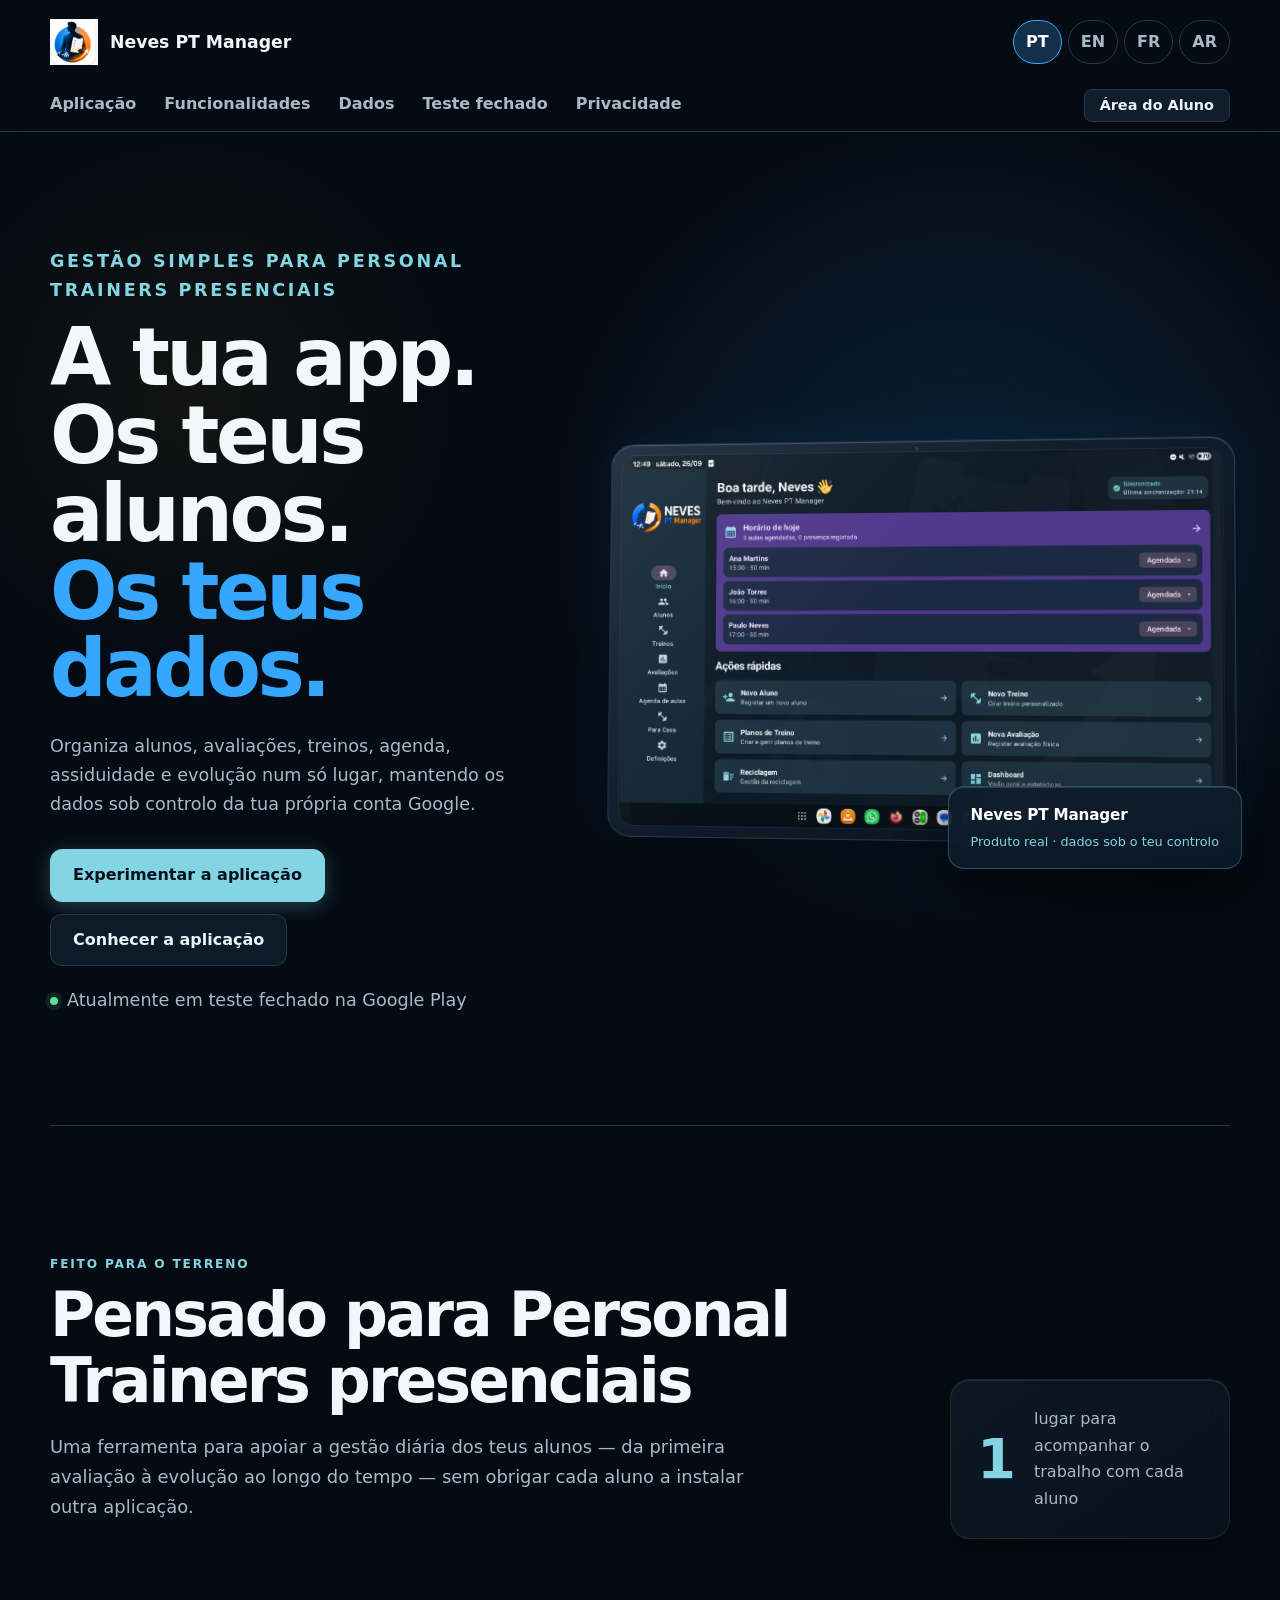
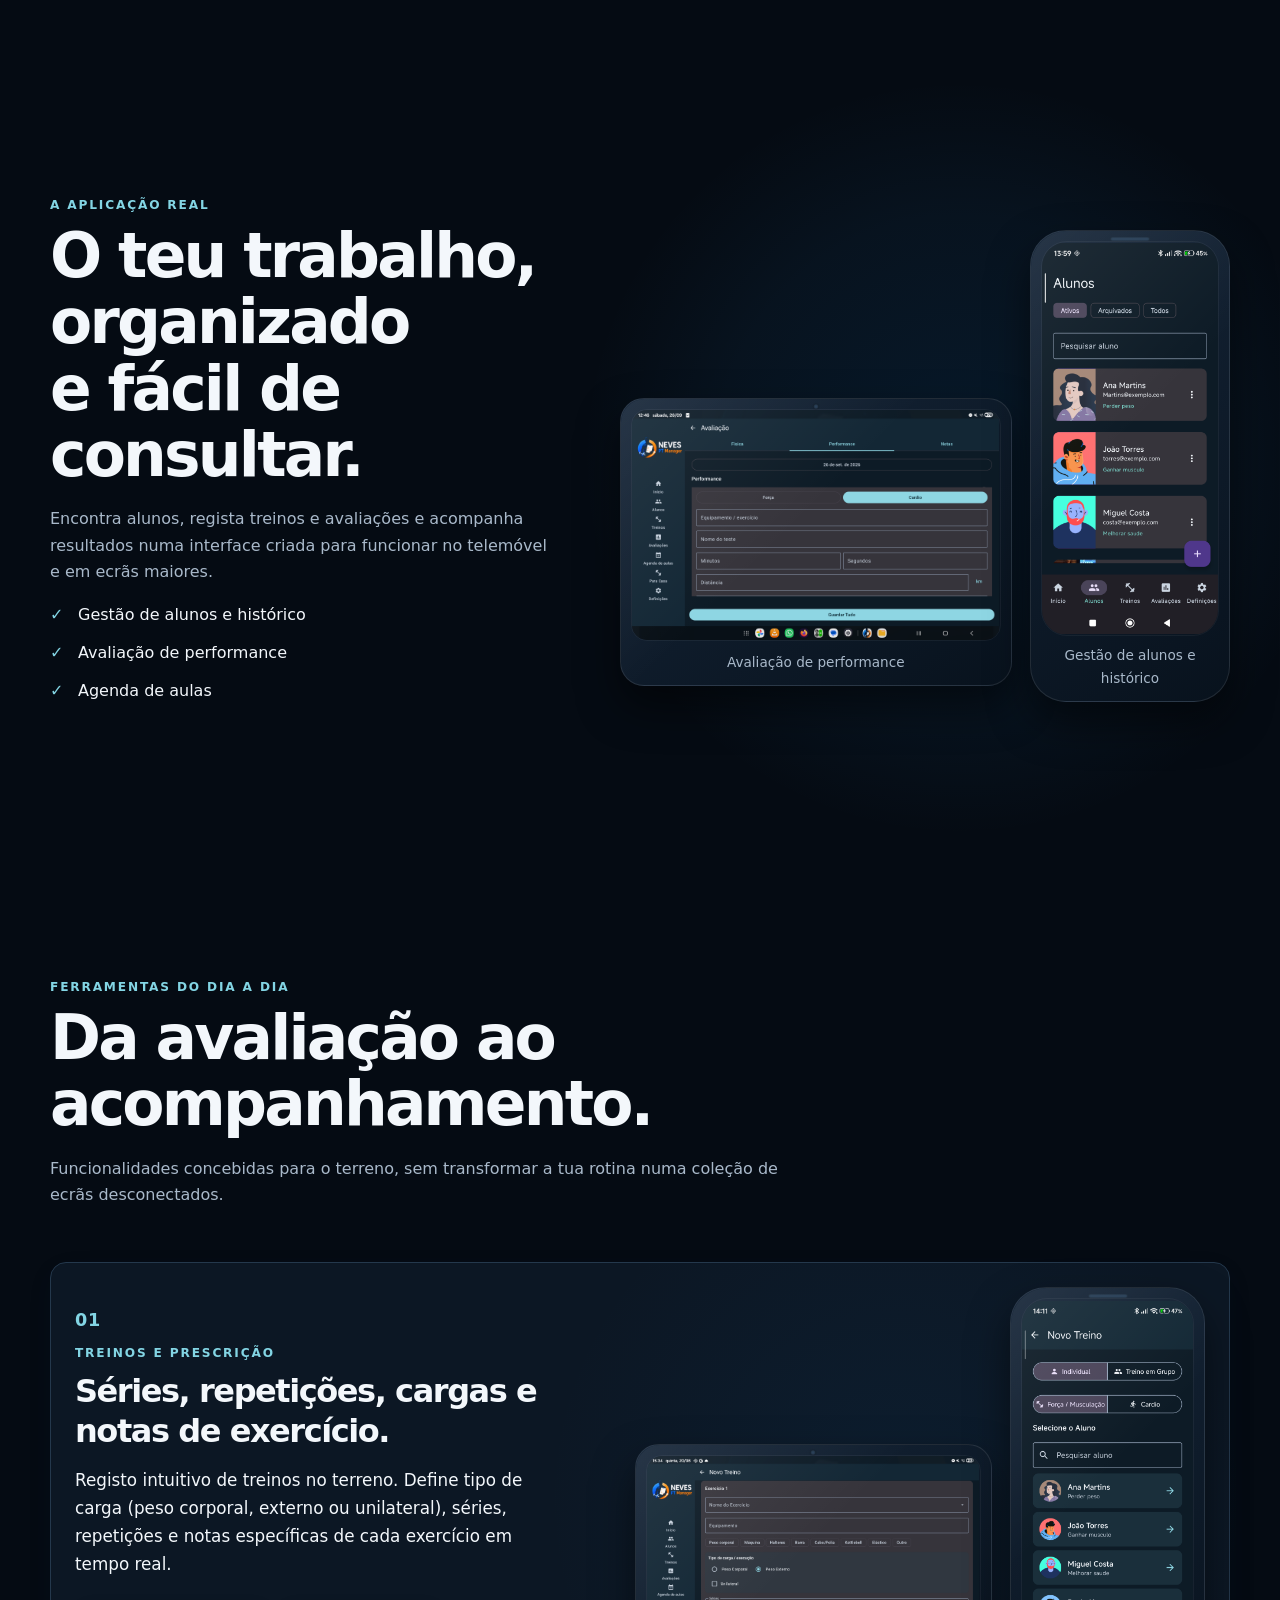
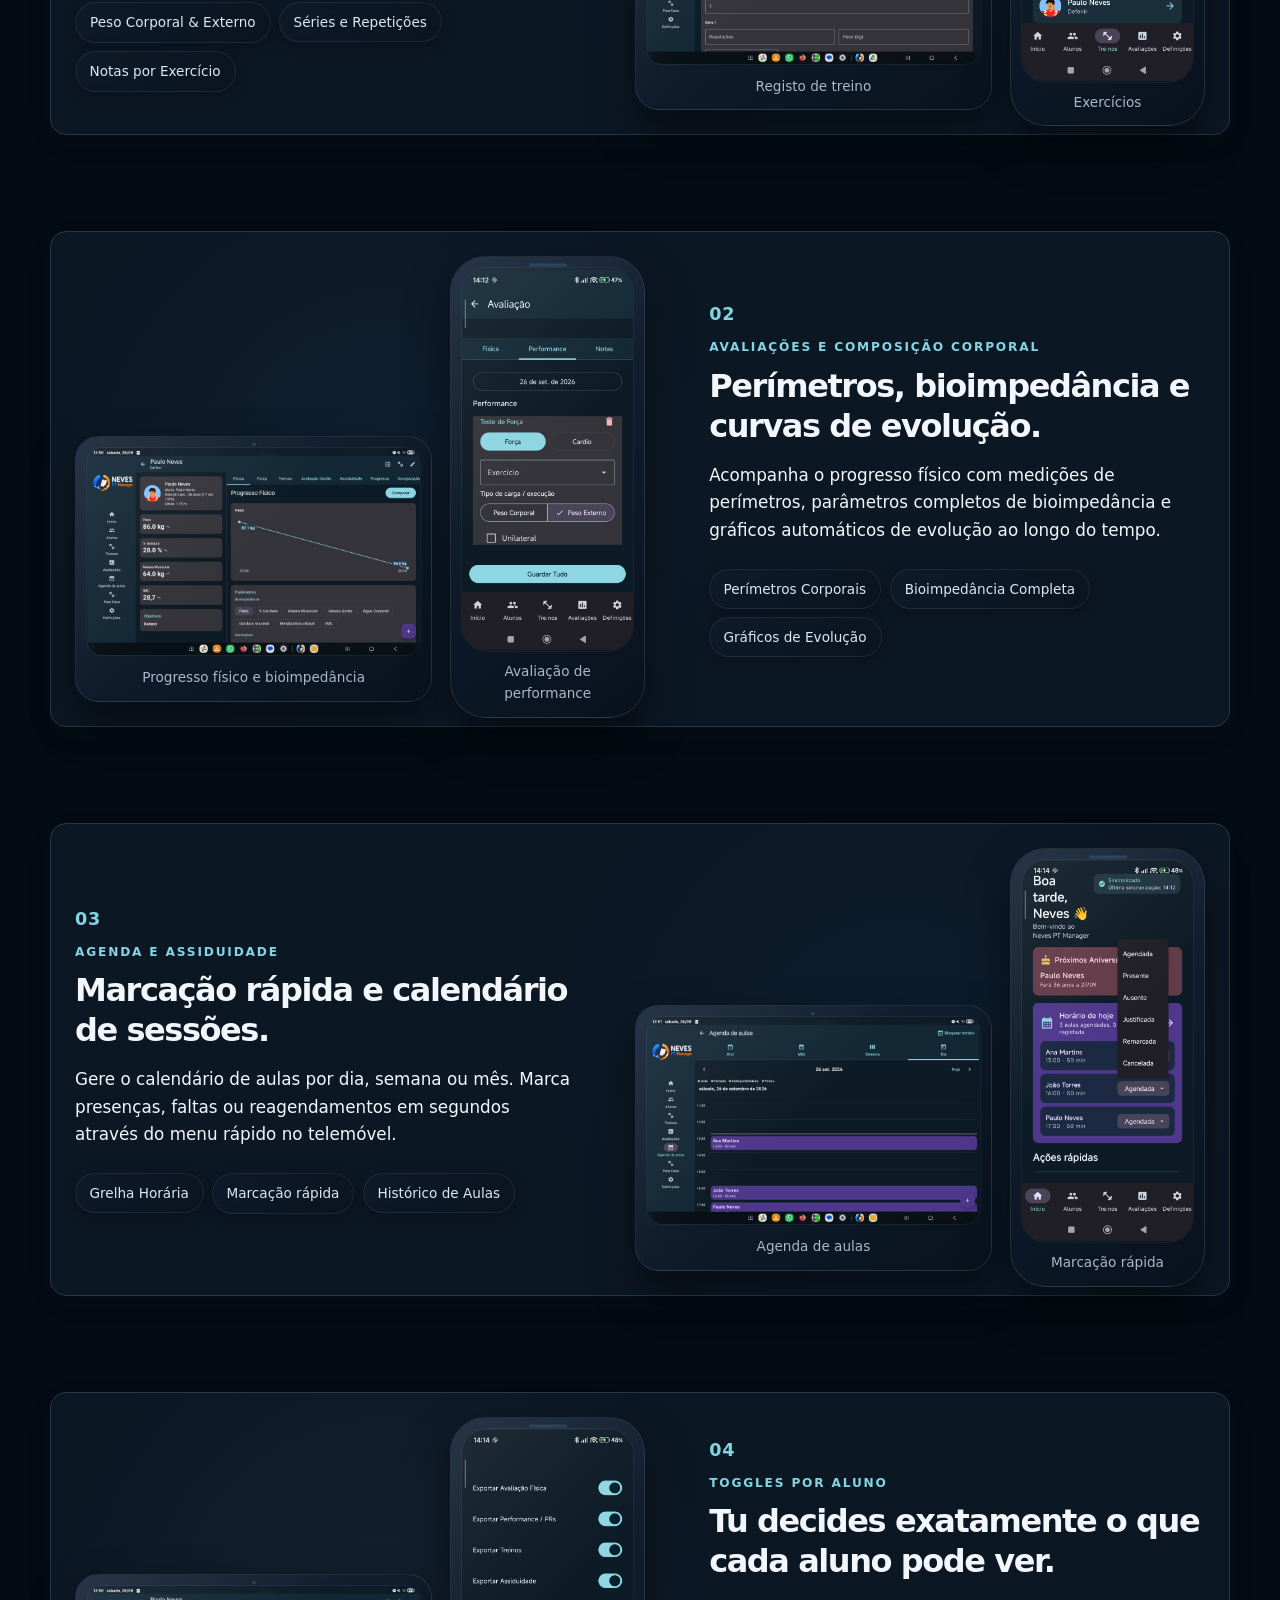
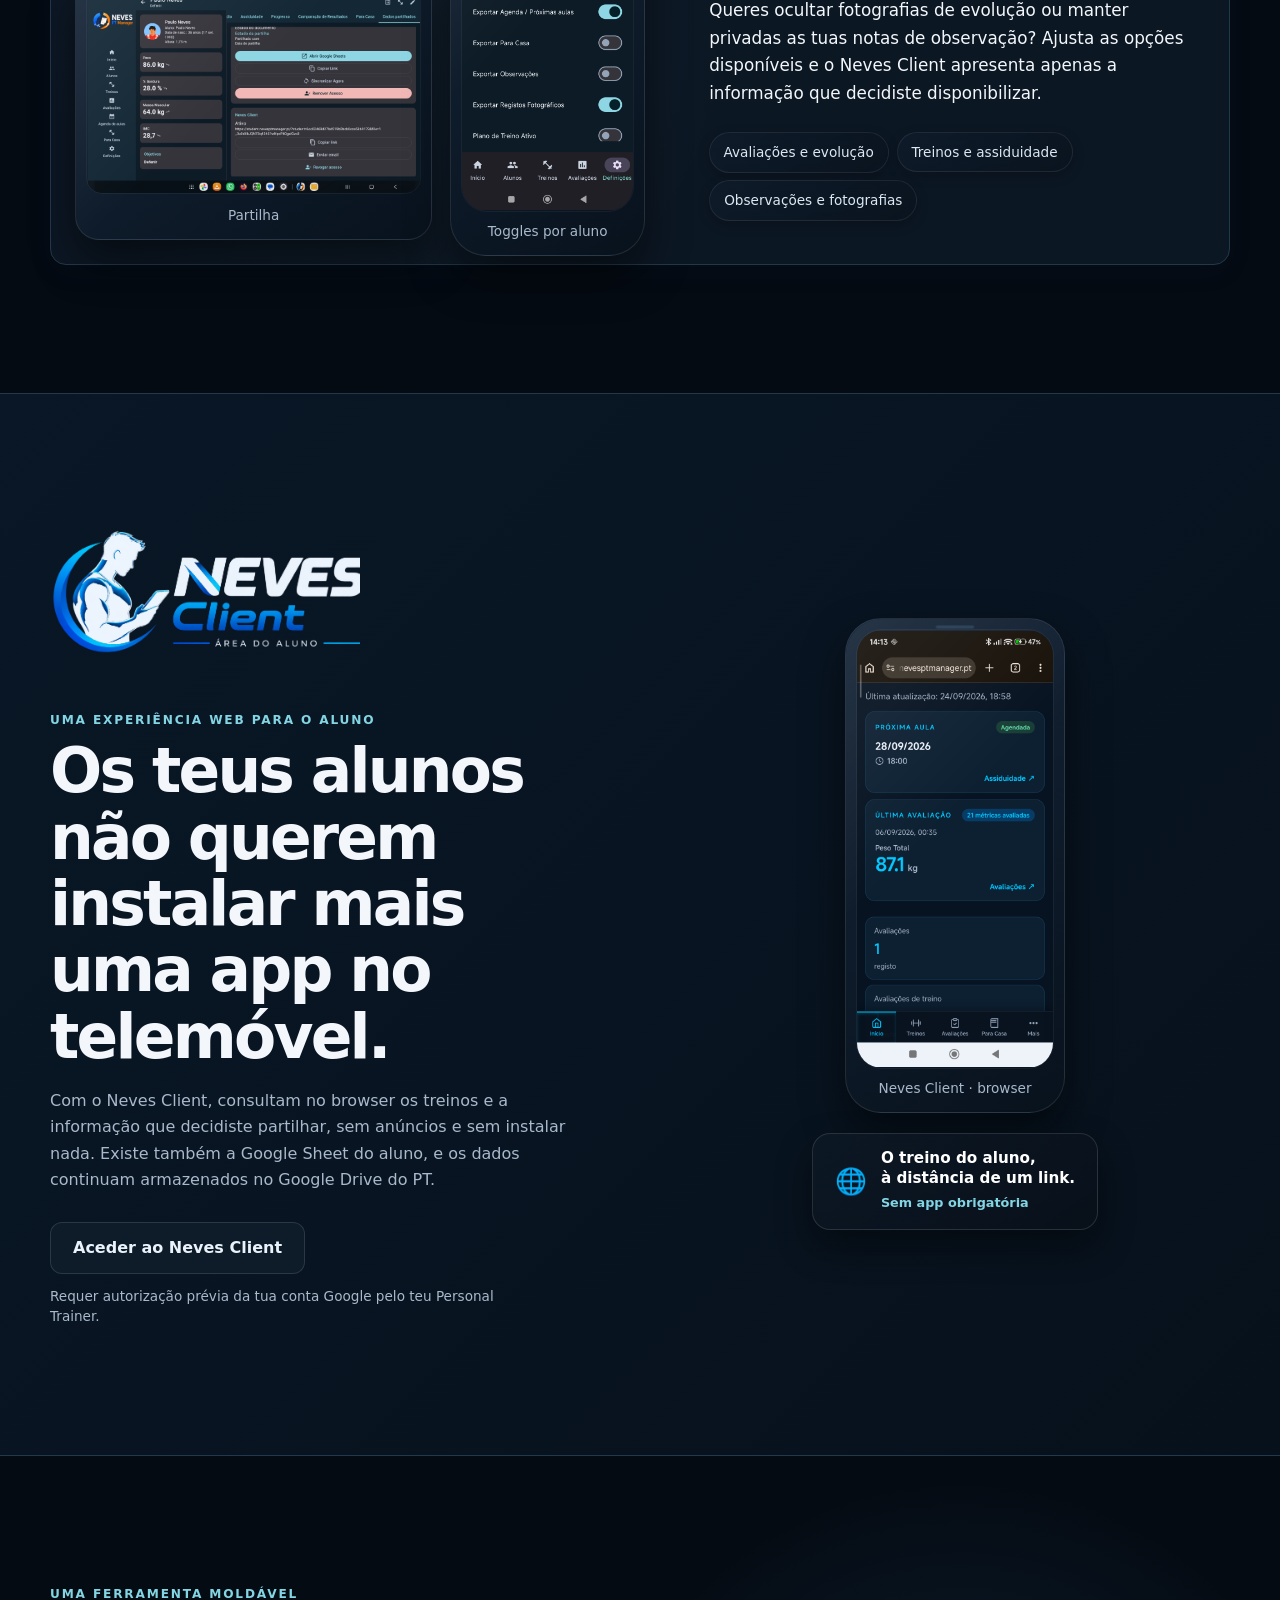
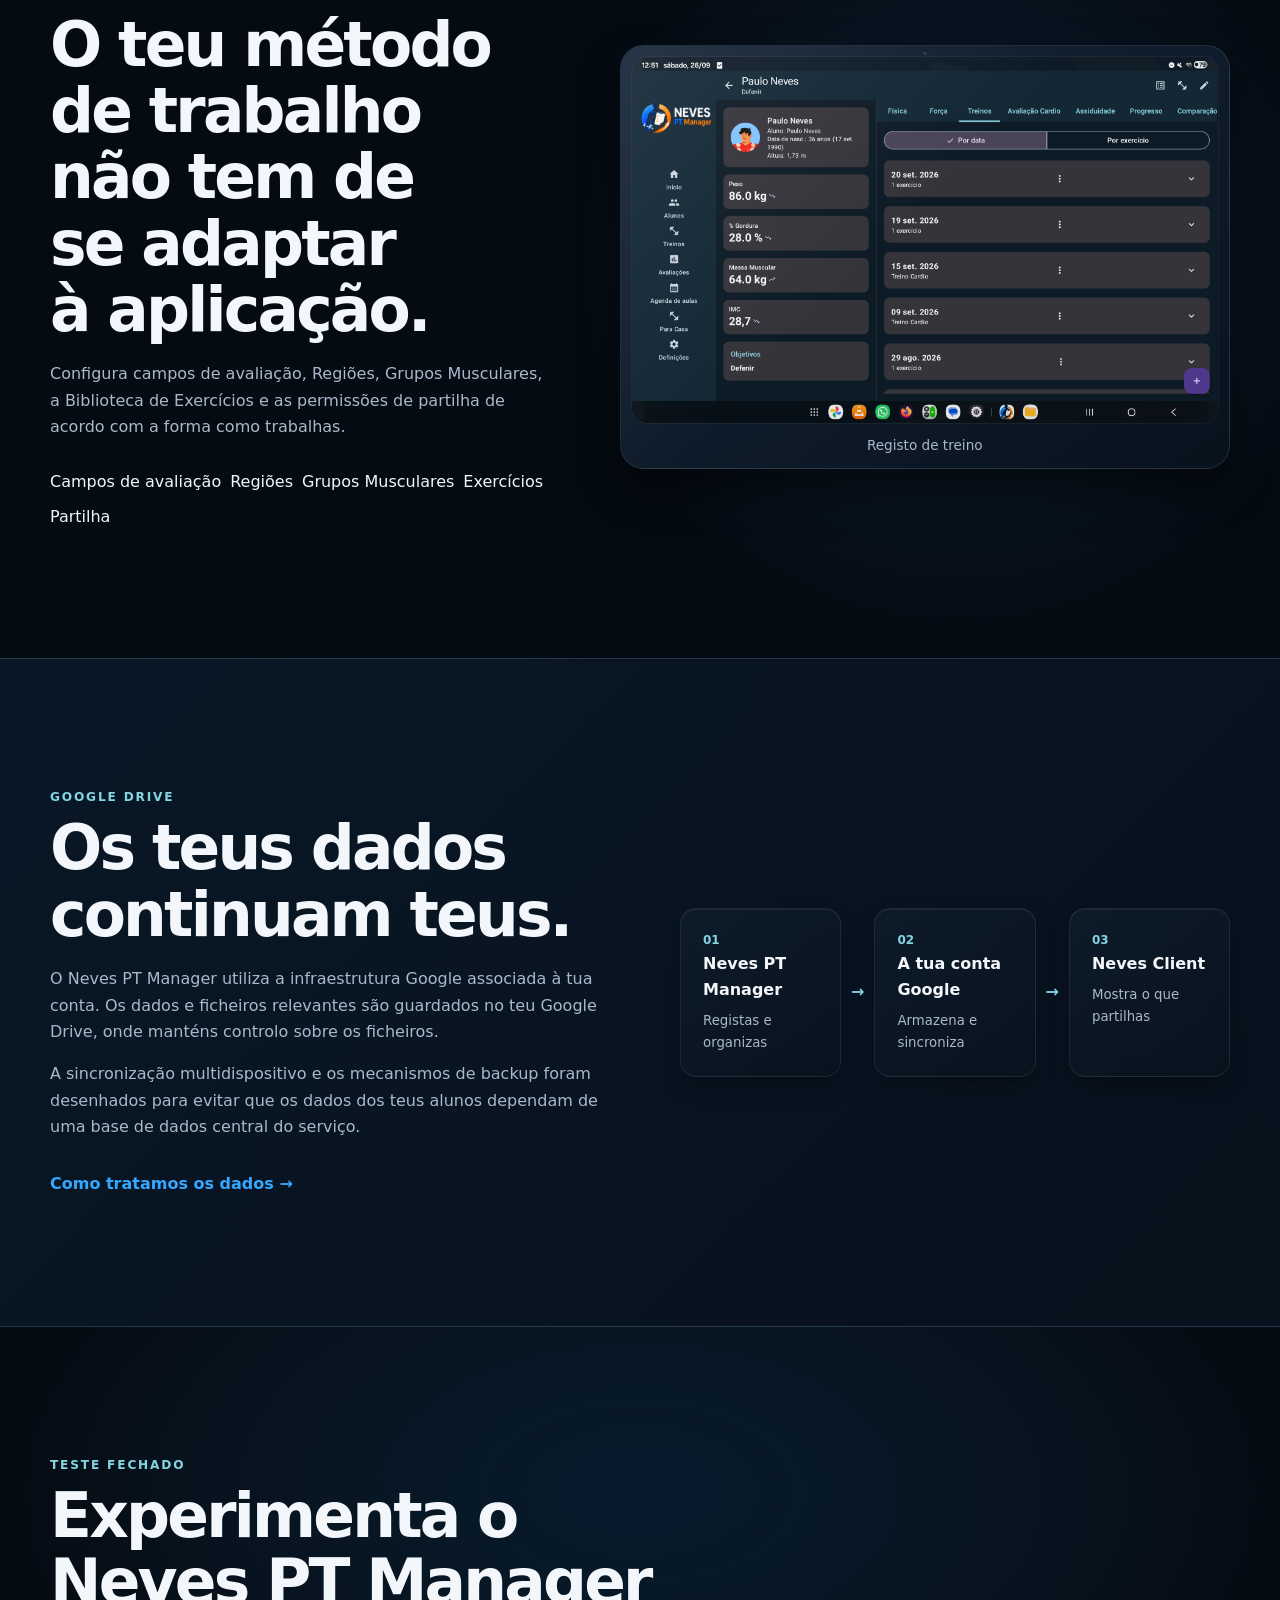
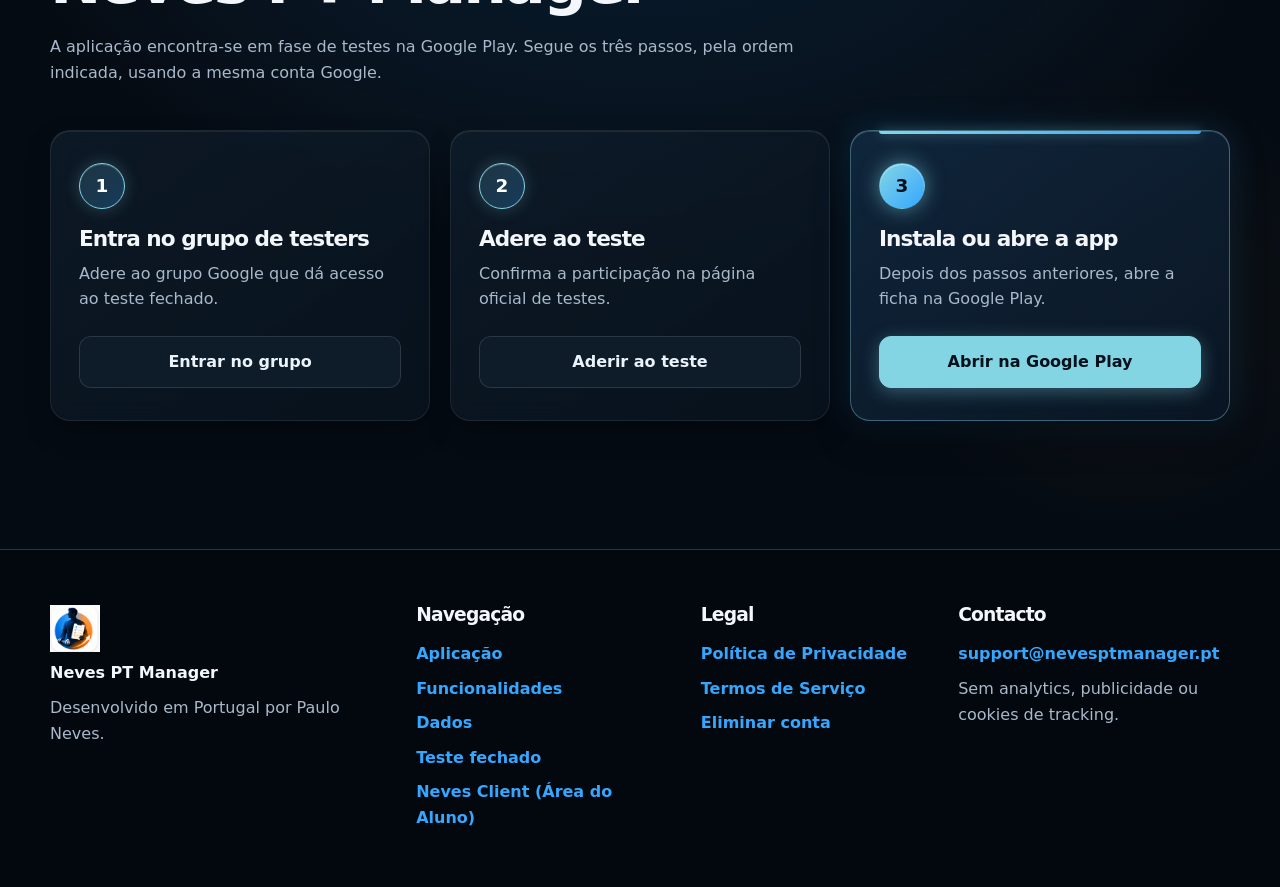
<file: index.html>
<!doctype html><html lang="pt"><head><meta name="google-site-verification" content="Q30nKs-xTECpXd2YjNfsyPS6IQaZqvfWLSxcrp9KIRs"><meta charset="utf-8"><meta name="viewport" content="width=device-width,initial-scale=1"><title>Neves PT Manager | App de Gestão para Personal Trainers</title><meta name="description" content="Aplicação para Personal Trainers gerirem alunos, treinos, avaliações físicas, desempenho e agenda. Dados guardados no Google Drive do PT. Sem mensalidades abusivas."><meta name="keywords" content="app personal trainer, gestão alunos pt, software personal trainer portugal, treino presencial, avaliações físicas, neves pt manager"><link rel="canonical" href="https://nevesptmanager.pt/"><meta name="theme-color" content="#07111e"><meta property="og:title" content="Neves PT Manager | App de Gestão para Personal Trainers"><meta property="og:description" content="Organiza alunos, treinos, avaliações físicas e agenda num só lugar, com controlo total no teu Google Drive."><meta property="og:type" content="website"><meta property="og:url" content="https://nevesptmanager.pt/"><meta property="og:image" content="https://nevesptmanager.pt/assets/screenshots/app-home-tablet.png"><meta name="twitter:card" content="summary_large_image"><meta name="twitter:title" content="Neves PT Manager | App de Gestão para Personal Trainers"><meta name="twitter:description" content="Organiza alunos, treinos, avaliações físicas e agenda num só lugar, com controlo total no teu Google Drive."><meta name="twitter:image" content="https://nevesptmanager.pt/assets/screenshots/app-home-tablet.png"><script type="application/ld+json">
{
  "@context": "https://schema.org",
  "@type": "SoftwareApplication",
  "name": "Neves PT Manager",
  "operatingSystem": "Android, Web",
  "applicationCategory": "HealthAndFitnessApplication",
  "description": "App de gestão para Personal Trainers com acompanhamento de treinos, avaliações e sincronização com Google Drive.",
  "url": "https://nevesptmanager.pt/"
}
</script><link rel="icon" type="image/png" href="assets/neves-pt-manager-icon.png"><link rel="stylesheet" href="style.css"><script src="landing.js" defer></script></head><body class="landing"><a class="skip-link" href="#content" data-t="skip">Saltar para o conteúdo</a>
<header class="site-header"><div class="wrap header-row"><a class="site-brand" href="#pt" aria-label="Neves PT Manager"><img src="assets/neves-pt-manager-icon.png" alt="" width="48" height="48"><span>Neves PT Manager</span></a><div class="lang" aria-label="Idioma"><a href="#pt">PT</a><a href="#en">EN</a><a href="#fr">FR</a><a href="#ar">AR</a></div></div><nav class="product-nav wrap"><a href="#about" data-t="navApp">Aplicação</a><a href="#features" data-t="navFeatures">Funcionalidades</a><a href="#data" data-t="navData">Dados</a><a href="#test" data-t="navTest">Teste fechado</a><a data-legal="privacy" href="privacy.html#pt" data-t="privacy">Privacidade</a><a class="nav-student" target="_blank" rel="noopener noreferrer" href="https://student.nevesptmanager.pt" data-t="studentPortal">Área do Aluno</a></nav></header>
<main id="content"><section class="hero wrap"><div class="hero-copy"><p class="eyebrow" data-t="heroEyebrow">Gestão simples para Personal Trainers presenciais</p><h1 data-html="claim">A tua app.<br>Os teus alunos.<br><span>Os teus dados.</span></h1><p class="lead" data-t="heroText">Organiza alunos, avaliações, treinos, agenda, assiduidade e evolução num só lugar, mantendo os dados sob controlo da tua própria conta Google.</p><div class="actions"><a class="button primary" href="#test" data-t="try">Experimentar a aplicação</a><a class="button secondary" href="#about" data-t="discover">Conhecer a aplicação</a></div><p class="test-note"><span></span><i data-t="closed">Atualmente em teste fechado na Google Play</i></p></div><div class="hero-visual"><div class="app-shot landscape mockup-tablet"><img src="assets/screenshots/pagina_inici_tablet.png" data-alt="homeAlt" alt="Ecrã inicial real do Neves PT Manager" width="1920" height="1200"></div><div class="floating-note"><b>Neves PT Manager</b><span data-t="realProduct">Produto real · dados sob o teu controlo</span></div></div></section>
<section id="about" class="section wrap intro"><div><p class="eyebrow" data-t="ground">Feito para o terreno</p><h2 data-t="forWhom">Pensado para Personal Trainers presenciais</h2><p data-t="forText">Uma ferramenta para apoiar a gestão diária dos teus alunos — da primeira avaliação à evolução ao longo do tempo — sem obrigar cada aluno a instalar outra aplicação.</p></div><div class="metric"><strong>1</strong><span data-t="onePlace">lugar para acompanhar o trabalho com cada aluno</span></div></section>
<section class="section showcase wrap"><div><p class="eyebrow" data-t="realApp">A aplicação real</p><h2 data-t="organised">O teu trabalho, organizado e fácil de consultar.</h2><p data-t="organisedText">Encontra alunos, regista treinos e avaliações e acompanha resultados numa interface criada para funcionar no telemóvel e em ecrãs maiores.</p><ul class="check-list"><li data-t="f1">Gestão de alunos e histórico</li><li data-t="f2">Avaliações físicas e de performance</li><li data-t="f3">Treinos, agenda e assiduidade</li></ul></div><div class="showcase-devices phone-pair"><figure class="app-shot landscape showcase-tablet mockup-tablet"><img loading="lazy" src="assets/screenshots/avaliacao_tablet.png" alt="Ficha de biometria e avaliação física" width="1920" height="1200"><figcaption data-t="f2">Avaliações físicas e de performance</figcaption></figure><figure class="app-shot phone showcase-phone mockup-phone"><img loading="lazy" src="assets/screenshots/alunos_phone.png" data-alt="studentsAlt" alt="Gestão e lista de alunos" width="1220" height="2712"><figcaption data-t="f1">Gestão de alunos e histórico</figcaption></figure></div></section>
<section id="features" class="section wrap features-section"><div class="section-heading"><p class="eyebrow" data-t="daily">Ferramentas do dia a dia</p><h2 data-t="followup">Da avaliação ao acompanhamento.</h2><p data-t="featuresText">Funcionalidades concebidas para o terreno, sem transformar a tua rotina numa coleção de ecrãs desconectados.</p></div><div class="features-list"><article class="feature-block"><div class="feature-copy"><span class="feature-num">01</span><p class="eyebrow" data-t="featWorkoutsEyebrow">Treinos e Prescrição</p><h3 data-t="featWorkoutsTitle">Séries, repetições, cargas e notas de exercício.</h3><p data-t="featWorkoutsText">Registo intuitivo de treinos no terreno. Define tipo de carga (peso corporal, externo ou unilateral), séries, repetições e notas específicas de cada exercício em tempo real.</p><div class="feature-tags"><span data-t="tagWorkout1">Peso Corporal & Externo</span><span data-t="tagWorkout2">Séries e Repetições</span><span data-t="tagWorkout3">Notas por Exercício</span></div></div><div class="feature-devices device-pair"><figure class="app-shot landscape mockup-tablet feature-tablet"><img loading="lazy" src="assets/screenshots/workout-entry-tablet.png" data-alt="featWorkoutsAlt" alt="Registo de novo treino com séries, repetições e cargas" width="1920" height="1200"><figcaption data-t="workout">Registo de treino</figcaption></figure><figure class="app-shot phone mockup-phone feature-phone"><img loading="lazy" src="assets/screenshots/treino_phone.png" data-alt="featWorkoutsPhoneAlt" alt="Seleção de treino e aluno no telemóvel" width="1220" height="2712"><figcaption data-t="tag4">Exercícios</figcaption></figure></div></article><article class="feature-block reverse"><div class="feature-copy"><span class="feature-num">02</span><p class="eyebrow" data-t="featAssessEyebrow">Avaliações e Composição Corporal</p><h3 data-t="featAssessTitle">Perímetros, bioimpedância e curvas de evolução.</h3><p data-t="featAssessText">Acompanha o progresso físico com medições de perímetros, parâmetros completos de bioimpedância e gráficos automáticos de evolução ao longo do tempo.</p><div class="feature-tags"><span data-t="tagAssess1">Perímetros Corporais</span><span data-t="tagAssess2">Bioimpedância Completa</span><span data-t="tagAssess3">Gráficos de Evolução</span></div></div><div class="feature-devices device-pair"><figure class="app-shot landscape mockup-tablet feature-tablet"><img loading="lazy" src="assets/screenshots/pagina_aluno_tablet.png" data-alt="featAssessAlt" alt="Ecrã de progresso físico, bioimpedância e gráficos de evolução" width="1920" height="1200"><figcaption data-t="progress">Progresso físico e bioimpedância</figcaption></figure><figure class="app-shot phone mockup-phone feature-phone"><img loading="lazy" src="assets/screenshots/avaliacao_phone.png" data-alt="featAssessPhoneAlt" alt="Registo de teste de performance no telemóvel" width="1220" height="2712"><figcaption data-t="f2">Avaliação de performance</figcaption></figure></div></article><article class="feature-block"><div class="feature-copy"><span class="feature-num">03</span><p class="eyebrow" data-t="featScheduleEyebrow">Agenda e Assiduidade</p><h3 data-t="featScheduleTitle">Marcação rápida e calendário de sessões.</h3><p data-t="featScheduleText">Gere o calendário de aulas por dia, semana ou mês. Marca presenças, faltas ou reagendamentos em segundos através do menu rápido no telemóvel.</p><div class="feature-tags"><span data-t="tagSched1">Grelha Horária</span><span data-t="tagSched2">Menu Rápido de Presença</span><span data-t="tagSched3">Histórico de Aulas</span></div></div><div class="feature-devices device-pair"><figure class="app-shot landscape mockup-tablet feature-tablet"><img loading="lazy" src="assets/screenshots/agenda_tablet.png" data-alt="featScheduleAlt" alt="Calendário de agenda de aulas no tablet" width="1920" height="1200"><figcaption data-t="f3">Agenda de aulas</figcaption></figure><figure class="app-shot phone mockup-phone feature-phone"><img loading="lazy" src="assets/screenshots/marca_presencas_phone.png" data-alt="featAttendancePhoneAlt" alt="Menu de marcação rápida de presença no telemóvel" width="1220" height="2712"><figcaption data-t="tagSched2">Marcação rápida</figcaption></figure></div></article><article class="feature-block reverse"><div class="feature-copy"><span class="feature-num">04</span><p class="eyebrow" data-t="perStudent">Partilha por aluno</p><h3 data-t="youDecide">Tu decides exatamente o que cada aluno pode ver.</h3><p data-t="sharingText">Queres ocultar fotografias de evolução ou manter privadas as tuas notas de observação? Ajusta as opções disponíveis e o Neves Client apresenta apenas a informação que decidiste disponibilizar.</p><div class="feature-tags"><span data-t="p1">Avaliações e evolução</span><span data-t="p2">Treinos e assiduidade</span><span data-t="p3">Observações e fotografias</span></div></div><div class="feature-devices device-pair"><figure class="app-shot landscape mockup-tablet feature-tablet"><img loading="lazy" src="assets/screenshots/controlo_dados_tablet.png" data-alt="sharingAlt" alt="Definições de partilha e sincronização no tablet" width="1920" height="1200"><figcaption data-t="tag5">Partilha e sincronização</figcaption></figure><figure class="app-shot phone mockup-phone feature-phone"><img loading="lazy" src="assets/screenshots/controlo-dados_phone.png" data-alt="featShareTogglesAlt" alt="Toggles de permissões de partilha por aluno no telemóvel" width="1220" height="2712"><figcaption data-t="perStudent">Toggles por aluno</figcaption></figure></div></article></div></section>
<section class="client-band"><div class="section wrap client-grid"><div><img class="client-logo" loading="lazy" src="assets/neves-client-logo-dark.png" alt="Neves Client" width="310" height="146"><p class="eyebrow" data-t="webExperience">Uma experiência Web para o aluno</p><h2 data-t="noApp">Os teus alunos não querem instalar mais uma app no telemóvel.</h2><p data-t="clientText">Com o Neves Client, consultam no browser os treinos e a informação que decidiste partilhar, sem anúncios e sem instalar nada. Existe também a Google Sheet do aluno, e os dados continuam armazenados no Google Drive do PT.</p><div class="client-actions"><a class="button secondary client-btn" target="_blank" rel="noopener noreferrer" href="https://student.nevesptmanager.pt" data-t="clientCta">Aceder ao Neves Client</a><p class="client-note" data-t="clientNote">Requer autorização prévia da tua conta Google pelo teu Personal Trainer.</p></div></div><div class="client-visual"><figure class="app-shot phone mockup-phone client-phone"><img loading="lazy" src="assets/screenshots/pagina_web.png" data-alt="clientWebAlt" alt="Área do Aluno Web no Neves Client com próxima aula e última avaliação" width="1220" height="2712"><figcaption data-t="browser">Neves Client · browser</figcaption></figure><div class="browser-badge"><span class="browser-badge-icon">🌐</span><div><strong data-html="oneLink">O treino do aluno,<br>à distância de um link.</strong><small data-t="nothingInstall">Sem app obrigatória</small></div></div></div></div></section>
<section class="section wrap customize"><div><p class="eyebrow" data-t="flexible">Uma ferramenta moldável</p><h2 data-t="method">O teu método de trabalho não tem de se adaptar à aplicação.</h2><p data-t="customText">Configura campos de avaliação, Regiões, Grupos Musculares, a Biblioteca de Exercícios e as permissões de partilha de acordo com a forma como trabalhas.</p><div class="tag-cloud"><span data-t="tag1">Campos de avaliação</span><span data-t="tag2">Regiões</span><span data-t="tag3">Grupos Musculares</span><span data-t="tag4">Exercícios</span><span data-t="tag5">Partilha</span></div></div><div class="customize-visual"><figure class="app-shot landscape customize-main mockup-tablet"><img loading="lazy" src="assets/screenshots/pagina_treinos_tablet.png" data-alt="workoutAlt" alt="Registo de treino" width="1920" height="1200"><figcaption data-t="workout">Registo de treino</figcaption></figure></div></section>
<section id="data" class="data-band"><div class="section wrap data-grid"><div><p class="eyebrow">Google Drive</p><h2 data-t="dataYours">Os teus dados continuam teus.</h2><p data-t="dataText1">O Neves PT Manager utiliza a infraestrutura Google associada à tua conta. Os dados e ficheiros relevantes são guardados no teu Google Drive, onde manténs controlo sobre os ficheiros.</p><p data-t="dataText2">A sincronização multidispositivo e os mecanismos de backup foram desenhados para evitar que os dados dos teus alunos dependam de uma base de dados central do serviço.</p><a class="text-link" data-legal="privacy" href="privacy.html#pt" data-t="handling">Como tratamos os dados →</a></div><div class="data-flow"><div><span>01</span><b>Neves PT Manager</b><small data-t="flow1">Registas e organizas</small></div><i>→</i><div><span>02</span><b data-t="googleAccount">A tua conta Google</b><small data-t="flow2">Armazena e sincroniza</small></div><i>→</i><div><span>03</span><b>Neves Client</b><small data-t="flow3">Mostra o que partilhas</small></div></div></div></section>
<section id="test" class="section wrap testing"><div class="section-heading"><p class="eyebrow" data-t="closedTest">Teste fechado</p><h2 data-t="tryTitle">Experimenta o Neves PT Manager</h2><p data-t="tryText">A aplicação encontra-se em fase de testes na Google Play. Segue os três passos, pela ordem indicada, usando a mesma conta Google.</p></div><div class="steps"><article><span>1</span><h3 data-t="step1">Entra no grupo de testers</h3><p data-t="step1Text">Adere ao grupo Google que dá acesso ao teste fechado.</p><a class="button secondary" target="_blank" rel="noopener noreferrer" href="https://groups.google.com/g/neves-pt-manager-testers" data-t="step1Btn">Entrar no grupo</a></article><article><span>2</span><h3 data-t="step2">Adere ao teste</h3><p data-t="step2Text">Confirma a participação na página oficial de testes.</p><a class="button secondary" target="_blank" rel="noopener noreferrer" href="https://play.google.com/apps/testing/pt.pauloneves.gymtracker" data-t="step2Btn">Aderir ao teste</a></article><article><span>3</span><h3 data-t="step3">Instala ou abre a app</h3><p data-t="step3Text">Depois dos passos anteriores, abre a ficha na Google Play.</p><a class="button primary" target="_blank" rel="noopener noreferrer" href="https://play.google.com/store/apps/details?id=pt.pauloneves.gymtracker" data-t="step3Btn">Abrir na Google Play</a></article></div></section></main>
<footer class="landing-footer"><div class="wrap footer-grid"><div><img src="assets/neves-pt-manager-icon.png" alt="" width="50" height="47" loading="lazy"><strong>Neves PT Manager</strong><p data-t="made">Desenvolvido em Portugal por Paulo Neves.</p></div><div><h3 data-t="navTitle">Navegação</h3><a href="#about" data-t="navApp">Aplicação</a><a href="#features" data-t="navFeatures">Funcionalidades</a><a href="#data" data-t="navData">Dados</a><a href="#test" data-t="navTest">Teste fechado</a><a target="_blank" rel="noopener noreferrer" href="https://student.nevesptmanager.pt" data-t="footerStudent">Neves Client (Área do Aluno)</a></div><div><h3 data-t="legal">Legal</h3><a data-legal="privacy" href="privacy.html#pt" data-t="privacyPolicy">Política de Privacidade</a><a data-legal="terms" href="terms.html#pt" data-t="terms">Termos de Serviço</a><a data-legal="account-deletion" href="account-deletion.html#pt" data-t="delete">Eliminar conta</a></div><div><h3 data-t="contact">Contacto</h3><a href="mailto:support@nevesptmanager.pt">support@nevesptmanager.pt</a><p data-t="noTracking">Sem analytics, publicidade ou cookies de tracking.</p></div></div></footer></body></html>
</file>
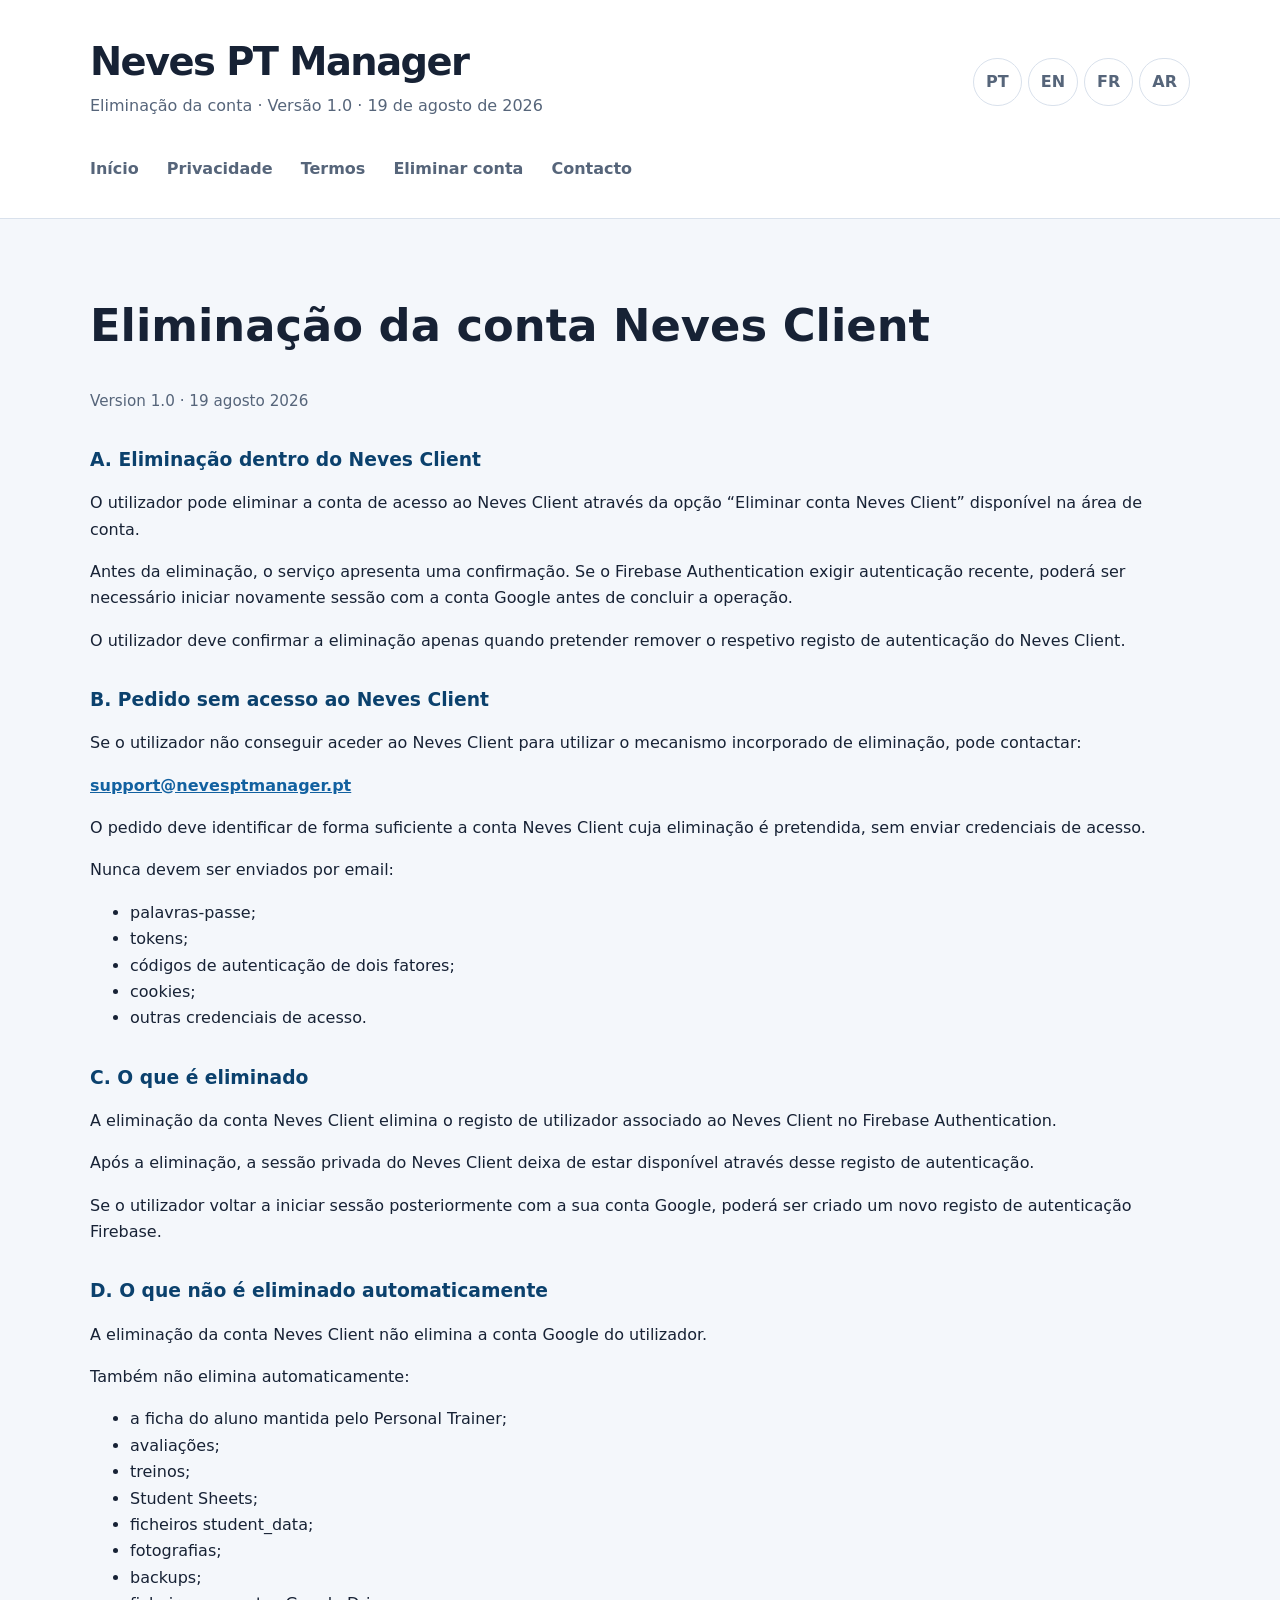
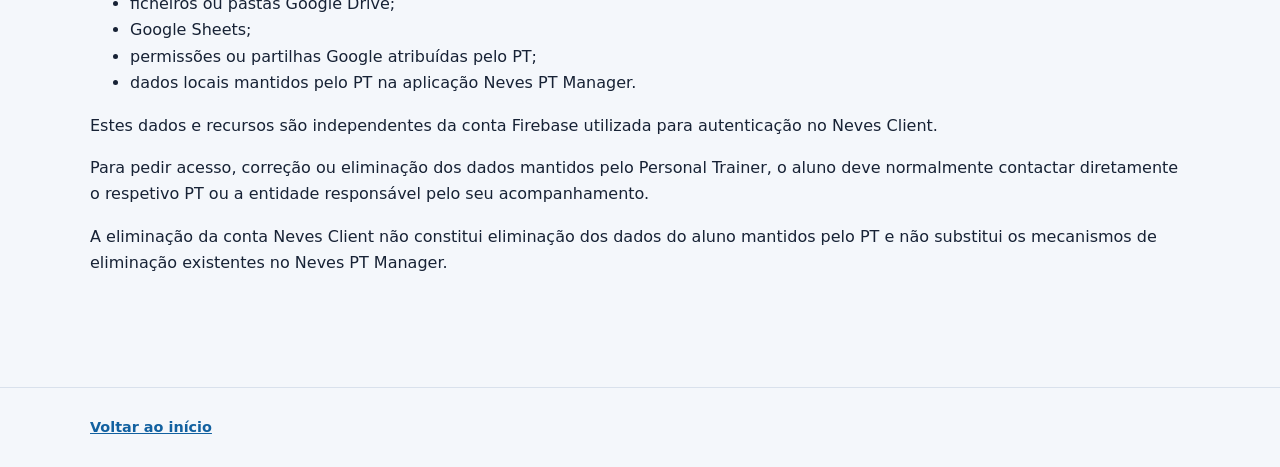
<file: account-deletion.html>
<!doctype html><html lang="pt"><head><meta charset="utf-8"><meta name="viewport" content="width=device-width,initial-scale=1"><meta name="description" content="Eliminação da conta Neves Client."><title>Eliminação da conta — Neves PT Manager</title><link rel="stylesheet" href="style.css"></head><body><header class="site-header"><div class="wrap brand"><div><h1>Neves PT Manager</h1><p class="i18n i18n-pt">Eliminação da conta · Versão 1.0 · 19 de agosto de 2026</p><p class="i18n i18n-en">Delete Neves Client Account</p><p class="i18n i18n-fr">Supprimer le compte Neves Client</p><p class="i18n i18n-ar" dir="rtl">حذف حساب Neves Client</p></div><div class="lang" aria-label="Idioma"><a href="#pt">PT</a><a href="#en">EN</a><a href="#fr">FR</a><a href="#ar">AR</a></div></div><div class="wrap"><nav aria-label="Navegação principal" class="i18n-nav-wrap"><span class="i18n i18n-nav i18n-pt"><a href="index.html#pt">Início</a><a href="privacy.html#pt">Privacidade</a><a href="terms.html#pt">Termos</a><a href="account-deletion.html#pt">Eliminar conta</a><a href="mailto:support@nevesptmanager.pt">Contacto</a></span><span class="i18n i18n-nav i18n-en"><a href="index.html#en">Home</a><a href="privacy.html#en">Privacy</a><a href="terms.html#en">Terms</a><a href="account-deletion.html#en">Delete account</a><a href="mailto:support@nevesptmanager.pt">Contact</a></span><span class="i18n i18n-nav i18n-fr"><a href="index.html#fr">Accueil</a><a href="privacy.html#fr">Confidentialité</a><a href="terms.html#fr">Conditions</a><a href="account-deletion.html#fr">Supprimer le compte</a><a href="mailto:support@nevesptmanager.pt">Contact</a></span><span class="i18n i18n-nav i18n-ar" dir="rtl"><a href="index.html#ar">الرئيسية</a><a href="privacy.html#ar">الخصوصية</a><a href="terms.html#ar">الشروط</a><a href="account-deletion.html#ar">حذف الحساب</a><a href="mailto:support@nevesptmanager.pt">اتصال</a></span></nav></div></header><main class="wrap legal"><section id="pt" class="language-panel" lang="pt"><header><h2>Eliminação da conta Neves Client</h2><p class="meta">Version 1.0 · 19 agosto 2026</p></header><h3>A. Eliminação dentro do Neves Client</h3><p>O utilizador pode eliminar a conta de acesso ao Neves Client através da opção “Eliminar conta Neves Client” disponível na área de conta.</p><p>Antes da eliminação, o serviço apresenta uma confirmação. Se o Firebase Authentication exigir autenticação recente, poderá ser necessário iniciar novamente sessão com a conta Google antes de concluir a operação.</p><p>O utilizador deve confirmar a eliminação apenas quando pretender remover o respetivo registo de autenticação do Neves Client.</p><h3>B. Pedido sem acesso ao Neves Client</h3><p>Se o utilizador não conseguir aceder ao Neves Client para utilizar o mecanismo incorporado de eliminação, pode contactar:</p><p><a href="mailto:support@nevesptmanager.pt" dir="ltr">support@nevesptmanager.pt</a></p><p>O pedido deve identificar de forma suficiente a conta Neves Client cuja eliminação é pretendida, sem enviar credenciais de acesso.</p><p>Nunca devem ser enviados por email:</p><ul><li>palavras-passe;</li><li>tokens;</li><li>códigos de autenticação de dois fatores;</li><li>cookies;</li><li>outras credenciais de acesso.</li></ul><h3>C. O que é eliminado</h3><p>A eliminação da conta Neves Client elimina o registo de utilizador associado ao Neves Client no Firebase Authentication.</p><p>Após a eliminação, a sessão privada do Neves Client deixa de estar disponível através desse registo de autenticação.</p><p>Se o utilizador voltar a iniciar sessão posteriormente com a sua conta Google, poderá ser criado um novo registo de autenticação Firebase.</p><h3>D. O que não é eliminado automaticamente</h3><p>A eliminação da conta Neves Client não elimina a conta Google do utilizador.</p><p>Também não elimina automaticamente:</p><ul><li>a ficha do aluno mantida pelo Personal Trainer;</li><li>avaliações;</li><li>treinos;</li><li>Student Sheets;</li><li>ficheiros student_data;</li><li>fotografias;</li><li>backups;</li><li>ficheiros ou pastas Google Drive;</li><li>Google Sheets;</li><li>permissões ou partilhas Google atribuídas pelo PT;</li><li>dados locais mantidos pelo PT na aplicação Neves PT Manager.</li></ul><p>Estes dados e recursos são independentes da conta Firebase utilizada para autenticação no Neves Client.</p><p>Para pedir acesso, correção ou eliminação dos dados mantidos pelo Personal Trainer, o aluno deve normalmente contactar diretamente o respetivo PT ou a entidade responsável pelo seu acompanhamento.</p><p>A eliminação da conta Neves Client não constitui eliminação dos dados do aluno mantidos pelo PT e não substitui os mecanismos de eliminação existentes no Neves PT Manager.</p></section><section id="en" class="language-panel" lang="en"><header><h2>Delete Neves Client account</h2><p class="meta">Version 1.0 · 19 agosto 2026</p></header><h3>A. Deletion inside Neves Client</h3><p>The user can delete the Neves Client access account through the “Delete Neves Client account” option available in the account area.</p><p>Before deletion, the service displays a confirmation. If Firebase Authentication requires recent authentication, the user may need to sign in again with the Google account before completing the operation.</p><p>The user should confirm deletion only when they intend to remove the corresponding Neves Client authentication record.</p><h3>B. Request without access to Neves Client</h3><p>If the user cannot access Neves Client to use the built-in deletion mechanism, they may contact:</p><p><a href="mailto:support@nevesptmanager.pt" dir="ltr">support@nevesptmanager.pt</a></p><p>The request should identify the Neves Client account to be deleted sufficiently, without sending access credentials.</p><p>Never send by email:</p><ul><li>passwords;</li><li>tokens;</li><li>two-factor authentication codes;</li><li>cookies;</li><li>other access credentials.</li></ul><h3>C. What is deleted</h3><p>Deleting the Neves Client account deletes the user record associated with Neves Client in Firebase Authentication.</p><p>After deletion, the private Neves Client session is no longer available through that authentication record.</p><p>If the user signs in again later with their Google account, a new Firebase authentication record may be created.</p><h3>D. What is not automatically deleted</h3><p>Deleting the Neves Client account does not delete the user’s Google account.</p><p>It also does not automatically delete:</p><ul><li>the student profile maintained by the Personal Trainer;</li><li>assessments;</li><li>workouts;</li><li>Student Sheets;</li><li>student_data files;</li><li>photographs;</li><li>backups;</li><li>Google Drive files or folders;</li><li>Google Sheets;</li><li>Google permissions or shares granted by the PT;</li><li>local data maintained by the PT in the Neves PT Manager application.</li></ul><p>These data and resources are independent of the Firebase account used for authentication in Neves Client.</p><p>To request access to, correction of, or deletion of data maintained by the Personal Trainer, the student should normally contact the relevant PT or the entity responsible for their monitoring directly.</p><p>Deleting the Neves Client account does not constitute deletion of student data maintained by the PT and does not replace the deletion mechanisms available in Neves PT Manager.</p></section><section id="fr" class="language-panel" lang="fr"><header><h2>Suppression du compte Neves Client</h2><p class="meta">Version 1.0 · 19 agosto 2026</p></header><h3>A. Suppression dans Neves Client</h3><p>L’utilisateur peut supprimer le compte d’accès à Neves Client au moyen de l’option « Supprimer le compte Neves Client » disponible dans l’espace compte.</p><p>Avant la suppression, le service affiche une confirmation. Si Firebase Authentication exige une authentification récente, l’utilisateur peut devoir se reconnecter avec son compte Google avant de terminer l’opération.</p><p>L’utilisateur ne doit confirmer la suppression que s’il souhaite retirer l’enregistrement d’authentification Neves Client correspondant.</p><h3>B. Demande sans accès à Neves Client</h3><p>Si l’utilisateur ne peut pas accéder à Neves Client pour utiliser le mécanisme de suppression intégré, il peut contacter :</p><p><a href="mailto:support@nevesptmanager.pt" dir="ltr">support@nevesptmanager.pt</a></p><p>La demande doit permettre d’identifier suffisamment le compte Neves Client à supprimer, sans envoyer d’identifiants d’accès.</p><p>Ne jamais envoyer par email :</p><ul><li>mots de passe ;</li><li>jetons ;</li><li>codes d’authentification à deux facteurs ;</li><li>cookies ;</li><li>autres identifiants d’accès.</li></ul><h3>C. Ce qui est supprimé</h3><p>La suppression du compte Neves Client supprime l’enregistrement utilisateur associé à Neves Client dans Firebase Authentication.</p><p>Après la suppression, la session privée Neves Client n’est plus disponible au moyen de cet enregistrement d’authentification.</p><p>Si l’utilisateur se reconnecte ultérieurement avec son compte Google, un nouvel enregistrement d’authentification Firebase peut être créé.</p><h3>D. Ce qui n’est pas supprimé automatiquement</h3><p>La suppression du compte Neves Client ne supprime pas le compte Google de l’utilisateur.</p><p>Elle ne supprime pas non plus automatiquement :</p><ul><li>la fiche de l’élève conservée par le Personal Trainer ;</li><li>les évaluations ;</li><li>les entraînements ;</li><li>les Student Sheets ;</li><li>les fichiers student_data ;</li><li>les photographies ;</li><li>les sauvegardes ;</li><li>les fichiers ou dossiers Google Drive ;</li><li>les Google Sheets ;</li><li>les autorisations ou partages Google accordés par le PT ;</li><li>les données locales conservées par le PT dans l’application Neves PT Manager.</li></ul><p>Ces données et ressources sont indépendantes du compte Firebase utilisé pour l’authentification dans Neves Client.</p><p>Pour demander l’accès, la rectification ou la suppression des données conservées par le Personal Trainer, l’élève doit normalement contacter directement le PT concerné ou l’entité responsable de son suivi.</p><p>La suppression du compte Neves Client ne constitue pas la suppression des données de l’élève conservées par le PT et ne remplace pas les mécanismes de suppression disponibles dans Neves PT Manager.</p></section><section id="ar" class="language-panel" lang="ar" dir="rtl"><header><h2>حذف حساب Neves Client</h2><p class="meta">Version 1.0 · 19 agosto 2026</p></header><h3>A. الحذف من داخل Neves Client</h3><p>يمكن للمستخدم حذف حساب الوصول إلى Neves Client من خلال خيار «حذف حساب Neves Client» المتاح في منطقة الحساب.</p><p>قبل الحذف، تعرض الخدمة رسالة تأكيد. وإذا طلب Firebase Authentication مصادقة حديثة، فقد يحتاج المستخدم إلى تسجيل الدخول مرة أخرى باستخدام حساب Google قبل إكمال العملية.</p><p>يجب على المستخدم تأكيد الحذف فقط عندما يرغب في إزالة سجل المصادقة المقابل في Neves Client.</p><h3>B. طلب الحذف دون الوصول إلى Neves Client</h3><p>إذا تعذر على المستخدم الوصول إلى Neves Client لاستخدام آلية الحذف المدمجة، فيمكنه التواصل عبر:</p><p><a href="mailto:support@nevesptmanager.pt" dir="ltr">support@nevesptmanager.pt</a></p><p>يجب أن يحدد الطلب حساب Neves Client المراد حذفه بما يكفي، من دون إرسال بيانات اعتماد الوصول.</p><p>يجب عدم إرسال ما يلي عبر البريد الإلكتروني مطلقًا:</p><ul><li>كلمات المرور؛</li><li>الرموز؛</li><li>رموز المصادقة الثنائية؛</li><li>ملفات تعريف الارتباط؛</li><li>أي بيانات اعتماد وصول أخرى.</li></ul><h3>C. ما يتم حذفه</h3><p>يؤدي حذف حساب Neves Client إلى حذف سجل المستخدم المرتبط بـ Neves Client في Firebase Authentication.</p><p>بعد الحذف، لا تعود جلسة Neves Client الخاصة متاحة من خلال سجل المصادقة ذلك.</p><p>إذا سجل المستخدم الدخول مرة أخرى لاحقًا باستخدام حساب Google، فقد يتم إنشاء سجل مصادقة Firebase جديد.</p><h3>D. ما لا يتم حذفه تلقائيًا</h3><p>لا يؤدي حذف حساب Neves Client إلى حذف حساب Google الخاص بالمستخدم.</p><p>كما لا يؤدي تلقائيًا إلى حذف:</p><ul><li>ملف الطالب الذي يحتفظ به المدرب الشخصي؛</li><li>التقييمات؛</li><li>التدريبات؛</li><li>Student Sheets؛</li><li>ملفات student_data؛</li><li>الصور؛</li><li>النسخ الاحتياطية؛</li><li>ملفات أو مجلدات Google Drive؛</li><li>Google Sheets؛</li><li>أذونات أو مشاركات Google التي منحها المدرب الشخصي؛</li><li>البيانات المحلية التي يحتفظ بها المدرب الشخصي في تطبيق Neves PT Manager.</li></ul><p>هذه البيانات والموارد مستقلة عن حساب Firebase المستخدم للمصادقة في Neves Client.</p><p>لطلب الوصول إلى البيانات التي يحتفظ بها المدرب الشخصي أو تصحيحها أو حذفها، يجب على الطالب عادةً التواصل مباشرةً مع المدرب الشخصي المعني أو الجهة المسؤولة عن متابعته.</p><p>لا يشكل حذف حساب Neves Client حذفًا لبيانات الطالب التي يحتفظ بها المدرب الشخصي، ولا يحل محل آليات الحذف المتاحة في Neves PT Manager.</p></section></main><footer class="site-footer"><div class="wrap"><span class="i18n i18n-pt"><a href="index.html#pt">Voltar ao início</a></span><span class="i18n i18n-en"><a href="index.html#en">Back to home</a></span><span class="i18n i18n-fr"><a href="index.html#fr">Retour à l’accueil</a></span><span class="i18n i18n-ar" dir="rtl"><a href="index.html#ar">العودة إلى الرئيسية</a></span></div></footer></body></html>
</file>
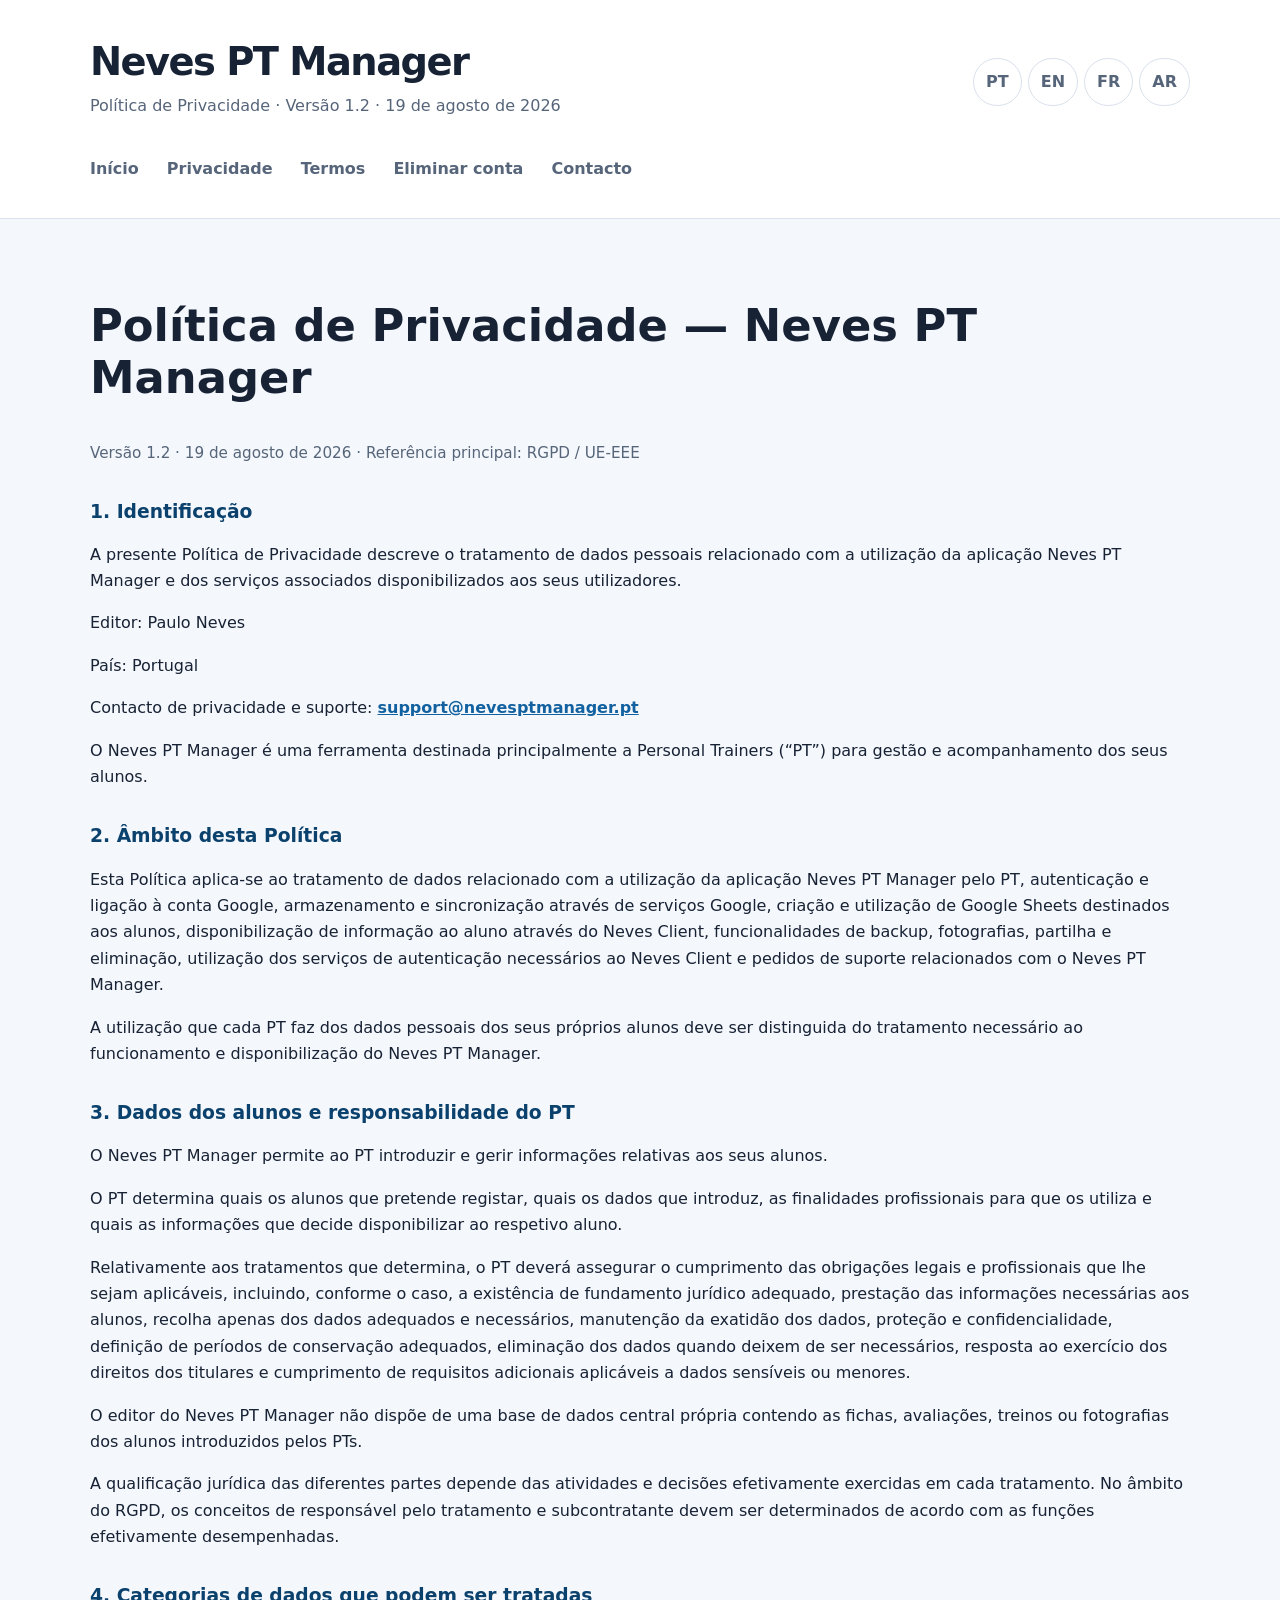
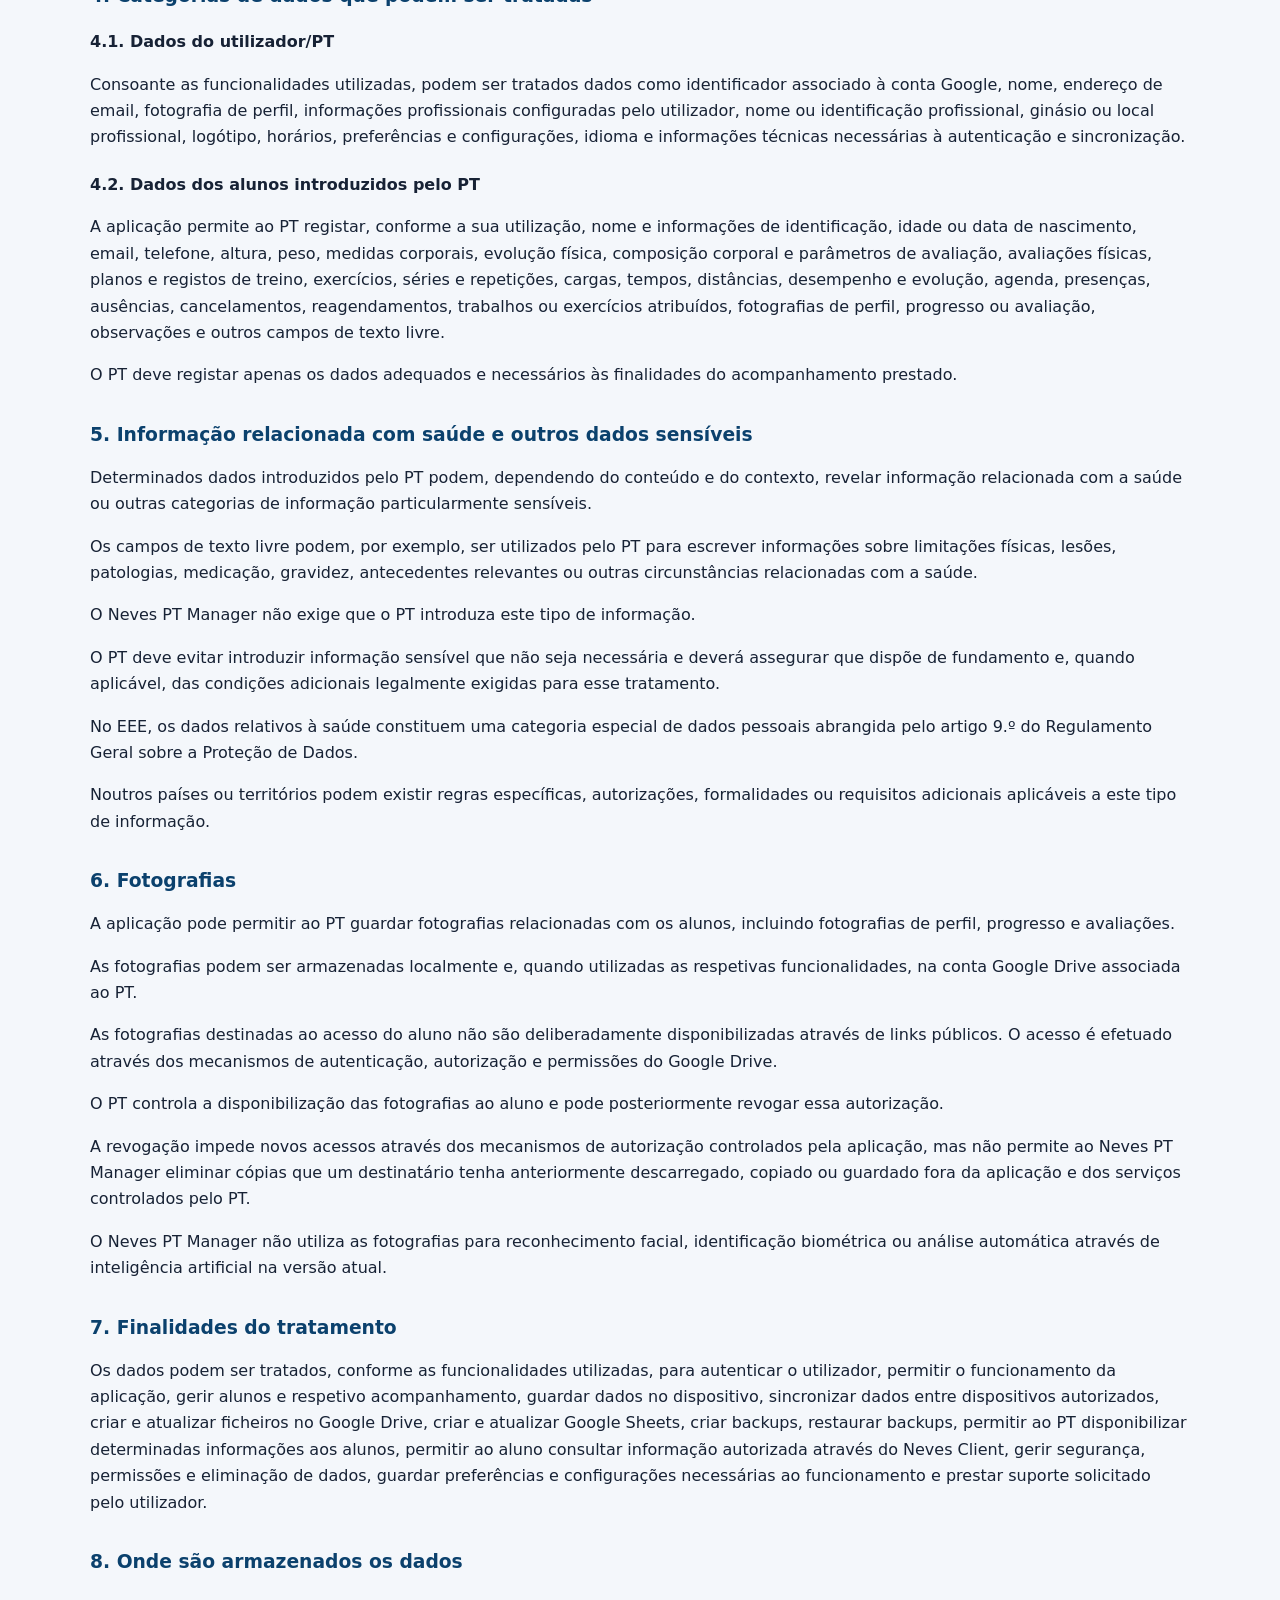
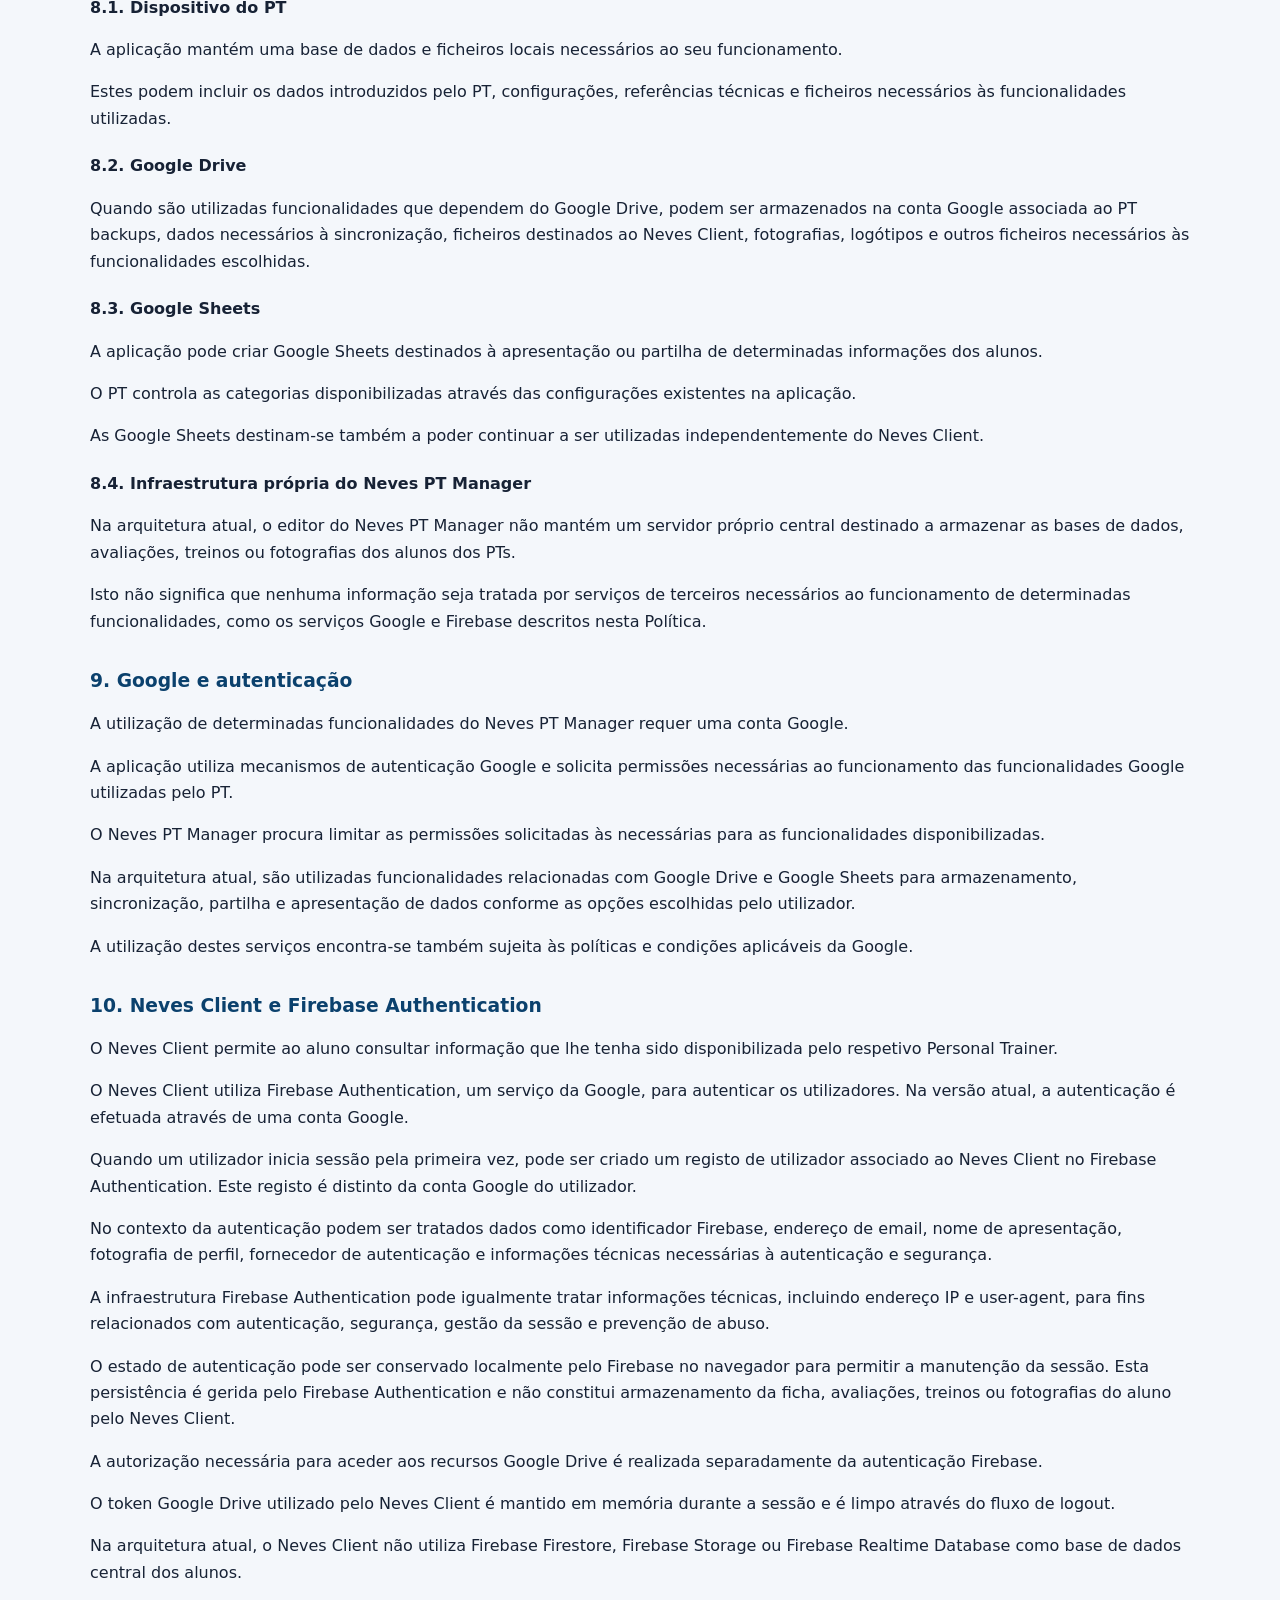
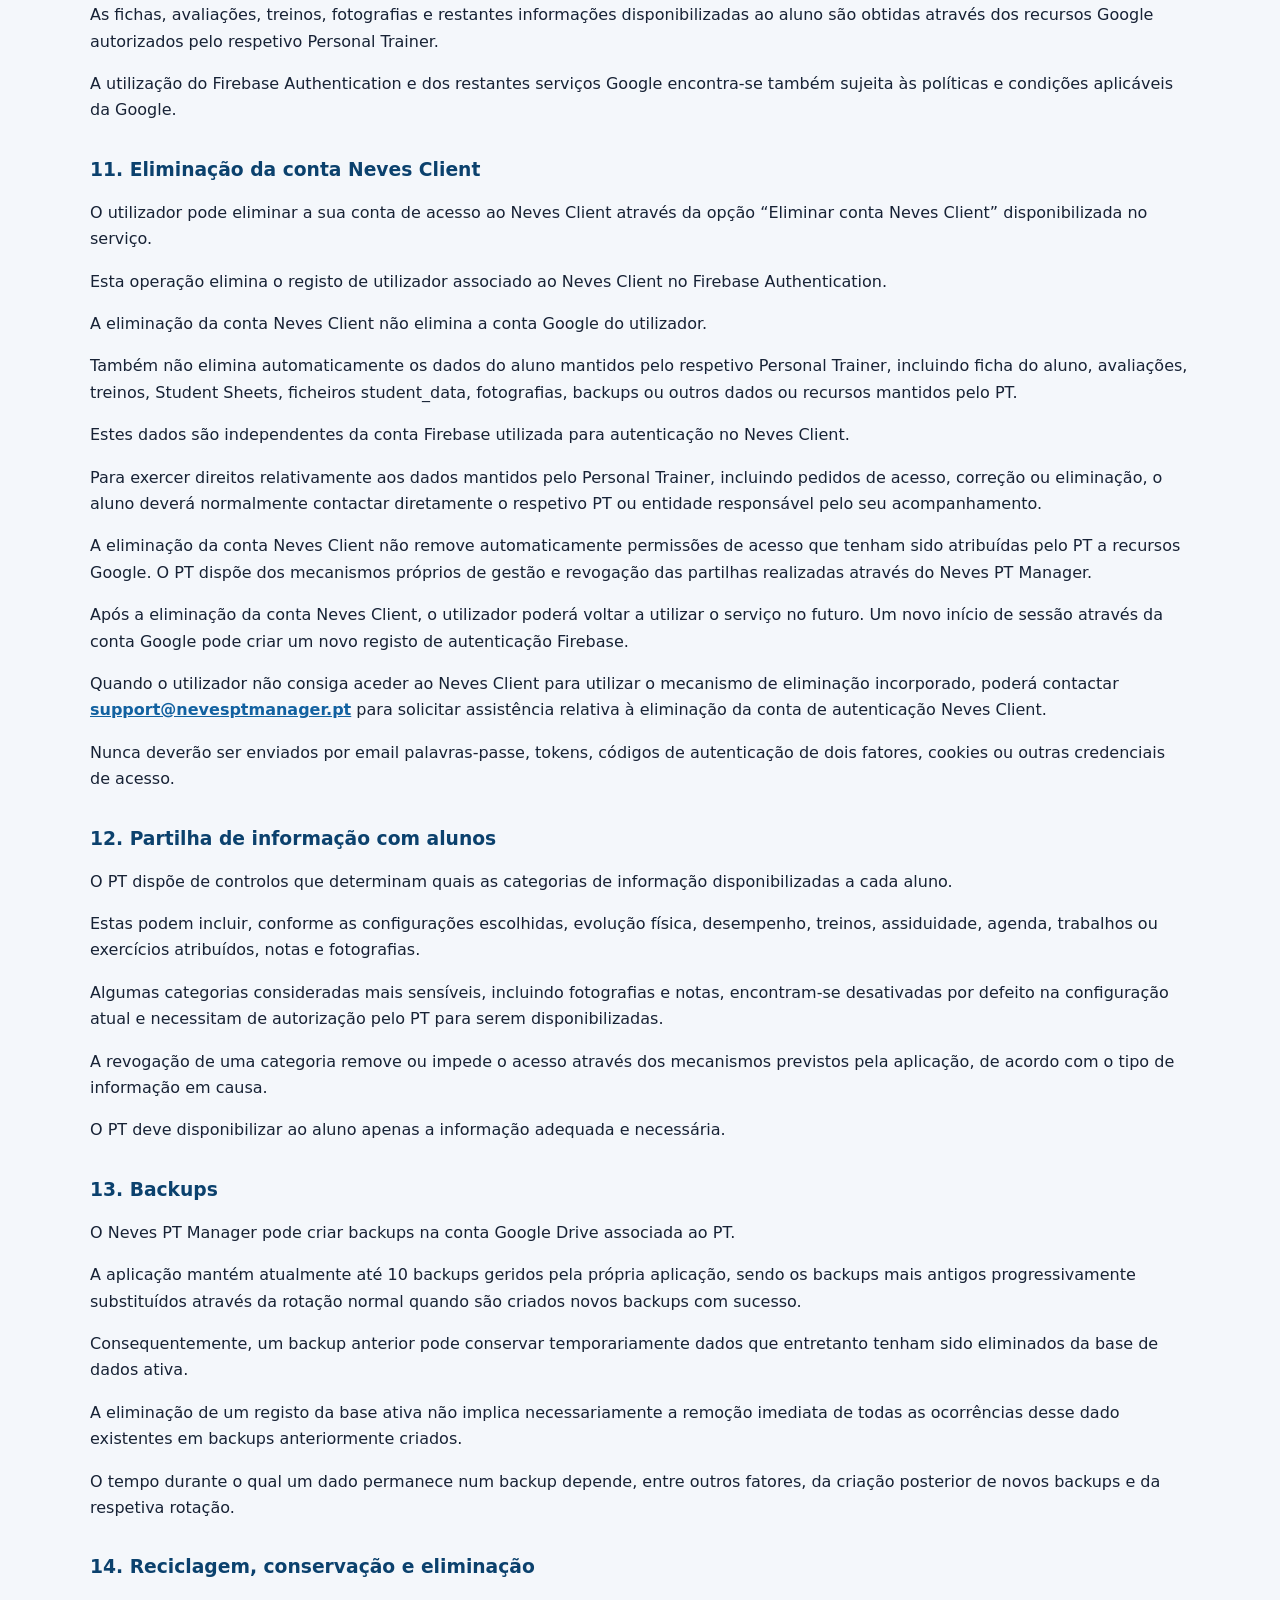
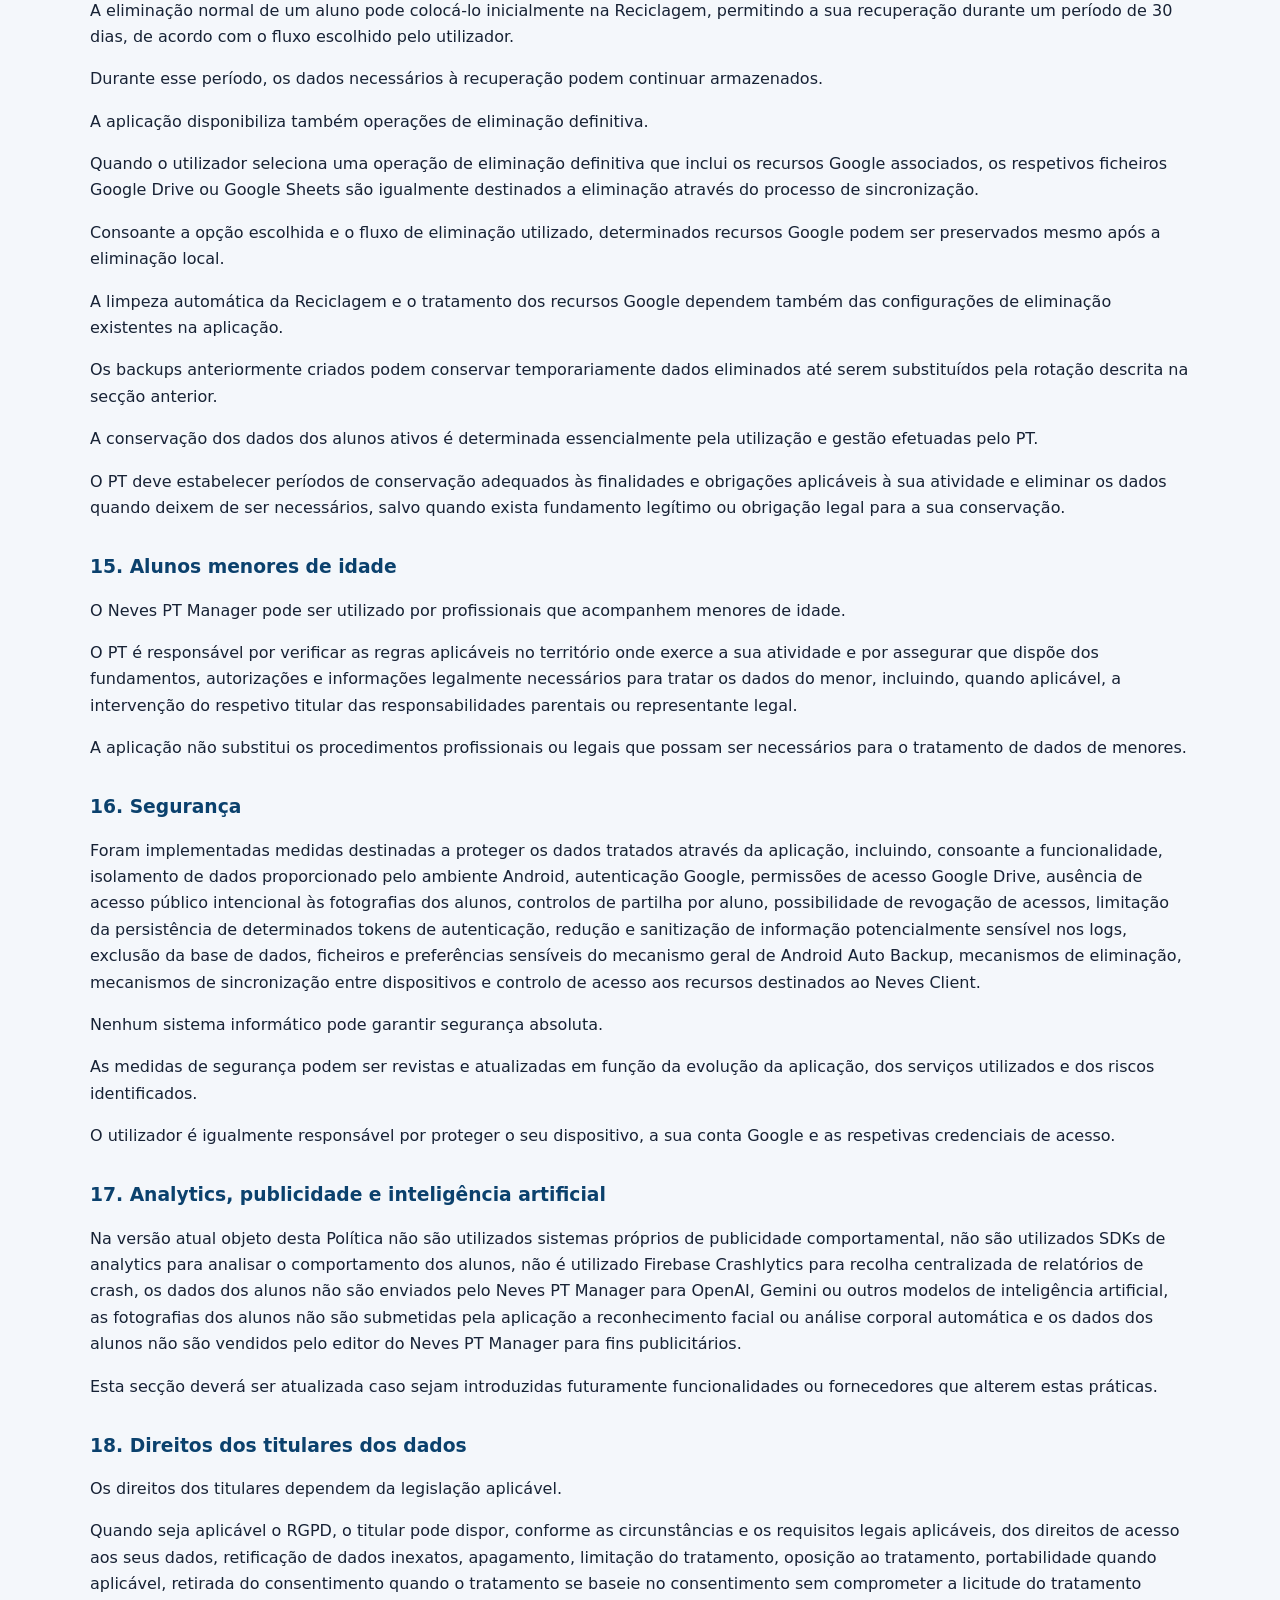
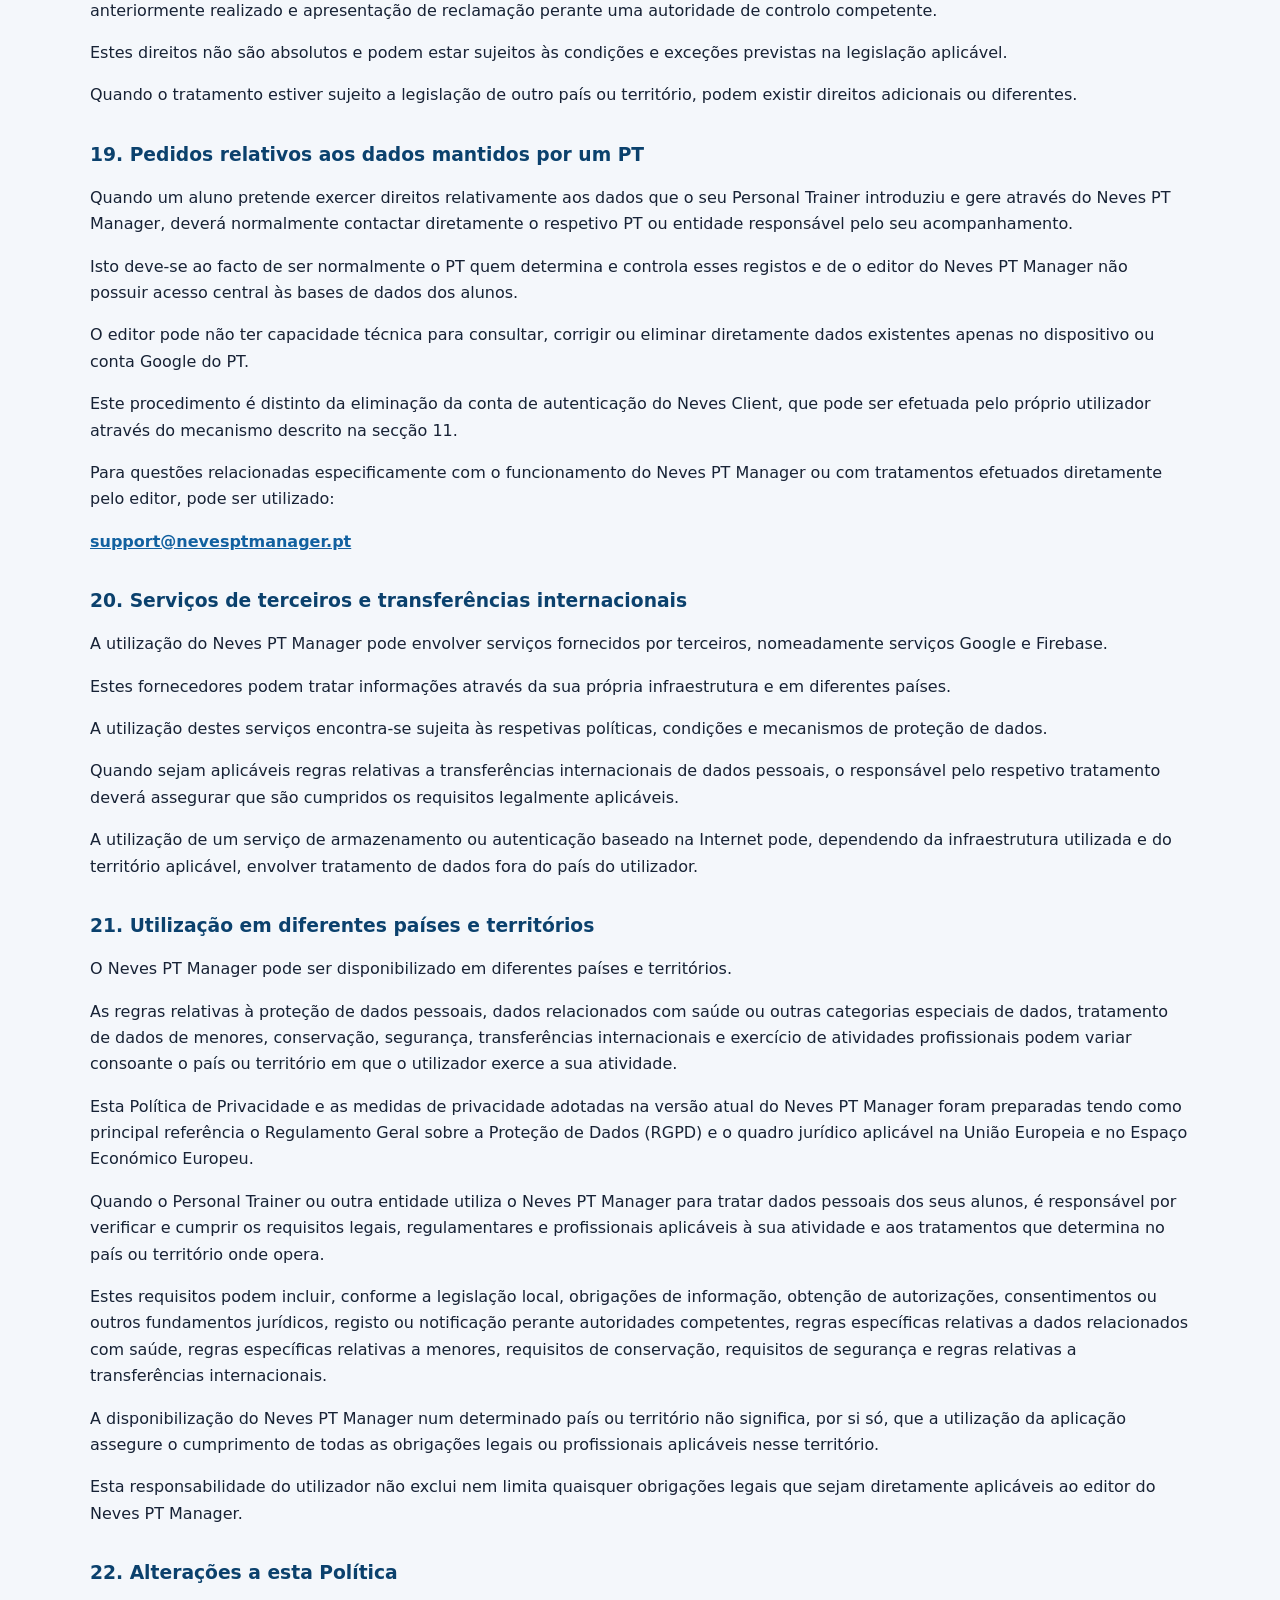
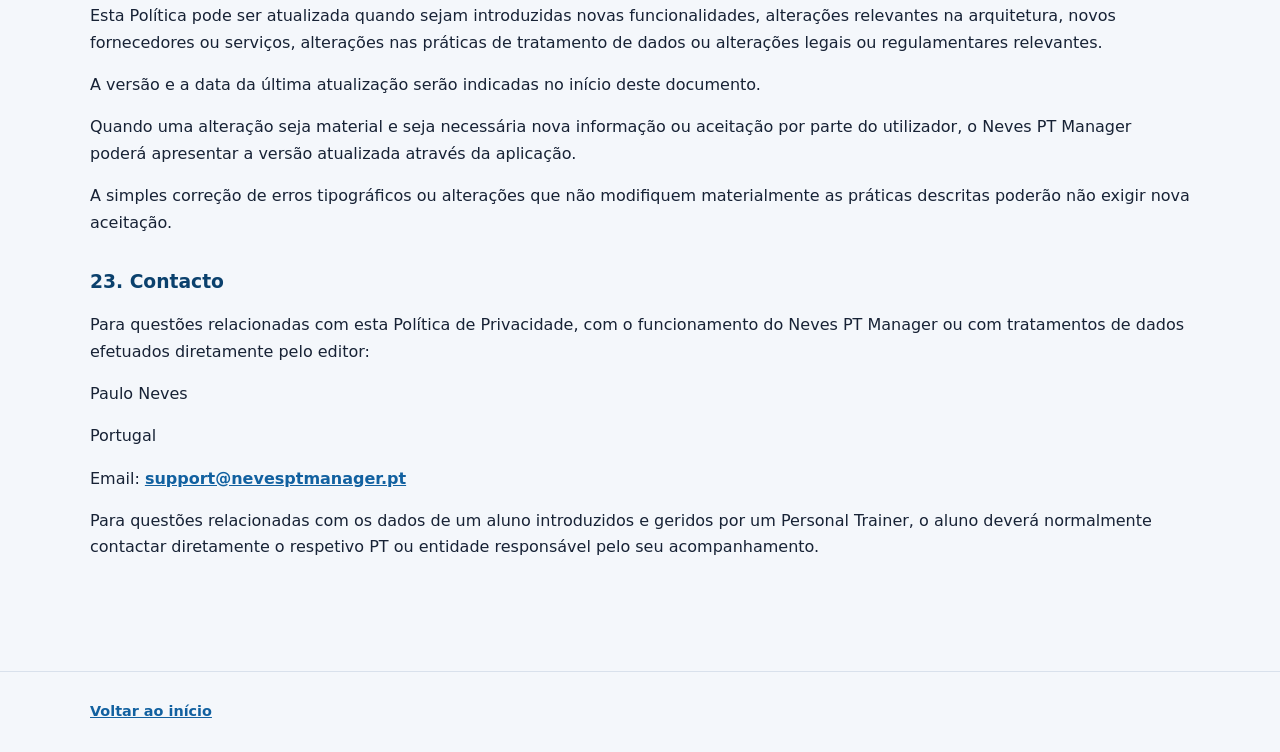
<file: privacy.html>
<!doctype html><html lang="pt"><head><meta charset="utf-8"><meta name="viewport" content="width=device-width,initial-scale=1"><meta name="description" content="Política de Privacidade do Neves PT Manager."><title>Política de Privacidade — Neves PT Manager</title><link rel="stylesheet" href="style.css"></head><body><header class="site-header"><div class="wrap brand"><div><h1>Neves PT Manager</h1><p class="i18n i18n-pt">Política de Privacidade · Versão 1.2 · 19 de agosto de 2026</p><p class="i18n i18n-en">Privacy Policy · Version 1.2 · 19 August 2026</p><p class="i18n i18n-fr">Politique de confidentialité · Version 1.2 · 19 août 2026</p><p class="i18n i18n-ar" dir="rtl">سياسة الخصوصية · الإصدار 1.2 · 19 أغسطس 2026</p></div><div class="lang" aria-label="Idioma"><a href="#pt">PT</a><a href="#en">EN</a><a href="#fr">FR</a><a href="#ar">AR</a></div></div><div class="wrap"><nav aria-label="Navegação principal" class="i18n-nav-wrap"><span class="i18n i18n-nav i18n-pt"><a href="index.html#pt">Início</a><a href="privacy.html#pt">Privacidade</a><a href="terms.html#pt">Termos</a><a href="account-deletion.html#pt">Eliminar conta</a><a href="mailto:support@nevesptmanager.pt">Contacto</a></span><span class="i18n i18n-nav i18n-en"><a href="index.html#en">Home</a><a href="privacy.html#en">Privacy</a><a href="terms.html#en">Terms</a><a href="account-deletion.html#en">Delete account</a><a href="mailto:support@nevesptmanager.pt">Contact</a></span><span class="i18n i18n-nav i18n-fr"><a href="index.html#fr">Accueil</a><a href="privacy.html#fr">Confidentialité</a><a href="terms.html#fr">Conditions</a><a href="account-deletion.html#fr">Supprimer le compte</a><a href="mailto:support@nevesptmanager.pt">Contact</a></span><span class="i18n i18n-nav i18n-ar" dir="rtl"><a href="index.html#ar">الرئيسية</a><a href="privacy.html#ar">الخصوصية</a><a href="terms.html#ar">الشروط</a><a href="account-deletion.html#ar">حذف الحساب</a><a href="mailto:support@nevesptmanager.pt">اتصال</a></span></nav></div></header><main class="wrap legal"><section id="pt" class="language-panel"><header><h2>Política de Privacidade — Neves PT Manager</h2><p class="meta">Versão 1.2 · 19 de agosto de 2026 · Referência principal: RGPD / UE-EEE</p></header><h3>1. Identificação</h3><p>A presente Política de Privacidade descreve o tratamento de dados pessoais relacionado com a utilização da aplicação Neves PT Manager e dos serviços associados disponibilizados aos seus utilizadores.</p><p>Editor: Paulo Neves</p><p>País: Portugal</p><p>Contacto de privacidade e suporte: <a href="mailto:support@nevesptmanager.pt">support@nevesptmanager.pt</a></p><p>O Neves PT Manager é uma ferramenta destinada principalmente a Personal Trainers (“PT”) para gestão e acompanhamento dos seus alunos.</p><h3>2. Âmbito desta Política</h3><p>Esta Política aplica-se ao tratamento de dados relacionado com a utilização da aplicação Neves PT Manager pelo PT, autenticação e ligação à conta Google, armazenamento e sincronização através de serviços Google, criação e utilização de Google Sheets destinados aos alunos, disponibilização de informação ao aluno através do Neves Client, funcionalidades de backup, fotografias, partilha e eliminação, utilização dos serviços de autenticação necessários ao Neves Client e pedidos de suporte relacionados com o Neves PT Manager.</p><p>A utilização que cada PT faz dos dados pessoais dos seus próprios alunos deve ser distinguida do tratamento necessário ao funcionamento e disponibilização do Neves PT Manager.</p><h3>3. Dados dos alunos e responsabilidade do PT</h3><p>O Neves PT Manager permite ao PT introduzir e gerir informações relativas aos seus alunos.</p><p>O PT determina quais os alunos que pretende registar, quais os dados que introduz, as finalidades profissionais para que os utiliza e quais as informações que decide disponibilizar ao respetivo aluno.</p><p>Relativamente aos tratamentos que determina, o PT deverá assegurar o cumprimento das obrigações legais e profissionais que lhe sejam aplicáveis, incluindo, conforme o caso, a existência de fundamento jurídico adequado, prestação das informações necessárias aos alunos, recolha apenas dos dados adequados e necessários, manutenção da exatidão dos dados, proteção e confidencialidade, definição de períodos de conservação adequados, eliminação dos dados quando deixem de ser necessários, resposta ao exercício dos direitos dos titulares e cumprimento de requisitos adicionais aplicáveis a dados sensíveis ou menores.</p><p>O editor do Neves PT Manager não dispõe de uma base de dados central própria contendo as fichas, avaliações, treinos ou fotografias dos alunos introduzidos pelos PTs.</p><p>A qualificação jurídica das diferentes partes depende das atividades e decisões efetivamente exercidas em cada tratamento. No âmbito do RGPD, os conceitos de responsável pelo tratamento e subcontratante devem ser determinados de acordo com as funções efetivamente desempenhadas.</p><h3>4. Categorias de dados que podem ser tratadas</h3><h4>4.1. Dados do utilizador/PT</h4><p>Consoante as funcionalidades utilizadas, podem ser tratados dados como identificador associado à conta Google, nome, endereço de email, fotografia de perfil, informações profissionais configuradas pelo utilizador, nome ou identificação profissional, ginásio ou local profissional, logótipo, horários, preferências e configurações, idioma e informações técnicas necessárias à autenticação e sincronização.</p><h4>4.2. Dados dos alunos introduzidos pelo PT</h4><p>A aplicação permite ao PT registar, conforme a sua utilização, nome e informações de identificação, idade ou data de nascimento, email, telefone, altura, peso, medidas corporais, evolução física, composição corporal e parâmetros de avaliação, avaliações físicas, planos e registos de treino, exercícios, séries e repetições, cargas, tempos, distâncias, desempenho e evolução, agenda, presenças, ausências, cancelamentos, reagendamentos, trabalhos ou exercícios atribuídos, fotografias de perfil, progresso ou avaliação, observações e outros campos de texto livre.</p><p>O PT deve registar apenas os dados adequados e necessários às finalidades do acompanhamento prestado.</p><h3>5. Informação relacionada com saúde e outros dados sensíveis</h3><p>Determinados dados introduzidos pelo PT podem, dependendo do conteúdo e do contexto, revelar informação relacionada com a saúde ou outras categorias de informação particularmente sensíveis.</p><p>Os campos de texto livre podem, por exemplo, ser utilizados pelo PT para escrever informações sobre limitações físicas, lesões, patologias, medicação, gravidez, antecedentes relevantes ou outras circunstâncias relacionadas com a saúde.</p><p>O Neves PT Manager não exige que o PT introduza este tipo de informação.</p><p>O PT deve evitar introduzir informação sensível que não seja necessária e deverá assegurar que dispõe de fundamento e, quando aplicável, das condições adicionais legalmente exigidas para esse tratamento.</p><p>No EEE, os dados relativos à saúde constituem uma categoria especial de dados pessoais abrangida pelo artigo 9.º do Regulamento Geral sobre a Proteção de Dados.</p><p>Noutros países ou territórios podem existir regras específicas, autorizações, formalidades ou requisitos adicionais aplicáveis a este tipo de informação.</p><h3>6. Fotografias</h3><p>A aplicação pode permitir ao PT guardar fotografias relacionadas com os alunos, incluindo fotografias de perfil, progresso e avaliações.</p><p>As fotografias podem ser armazenadas localmente e, quando utilizadas as respetivas funcionalidades, na conta Google Drive associada ao PT.</p><p>As fotografias destinadas ao acesso do aluno não são deliberadamente disponibilizadas através de links públicos. O acesso é efetuado através dos mecanismos de autenticação, autorização e permissões do Google Drive.</p><p>O PT controla a disponibilização das fotografias ao aluno e pode posteriormente revogar essa autorização.</p><p>A revogação impede novos acessos através dos mecanismos de autorização controlados pela aplicação, mas não permite ao Neves PT Manager eliminar cópias que um destinatário tenha anteriormente descarregado, copiado ou guardado fora da aplicação e dos serviços controlados pelo PT.</p><p>O Neves PT Manager não utiliza as fotografias para reconhecimento facial, identificação biométrica ou análise automática através de inteligência artificial na versão atual.</p><h3>7. Finalidades do tratamento</h3><p>Os dados podem ser tratados, conforme as funcionalidades utilizadas, para autenticar o utilizador, permitir o funcionamento da aplicação, gerir alunos e respetivo acompanhamento, guardar dados no dispositivo, sincronizar dados entre dispositivos autorizados, criar e atualizar ficheiros no Google Drive, criar e atualizar Google Sheets, criar backups, restaurar backups, permitir ao PT disponibilizar determinadas informações aos alunos, permitir ao aluno consultar informação autorizada através do Neves Client, gerir segurança, permissões e eliminação de dados, guardar preferências e configurações necessárias ao funcionamento e prestar suporte solicitado pelo utilizador.</p><h3>8. Onde são armazenados os dados</h3><h4>8.1. Dispositivo do PT</h4><p>A aplicação mantém uma base de dados e ficheiros locais necessários ao seu funcionamento.</p><p>Estes podem incluir os dados introduzidos pelo PT, configurações, referências técnicas e ficheiros necessários às funcionalidades utilizadas.</p><h4>8.2. Google Drive</h4><p>Quando são utilizadas funcionalidades que dependem do Google Drive, podem ser armazenados na conta Google associada ao PT backups, dados necessários à sincronização, ficheiros destinados ao Neves Client, fotografias, logótipos e outros ficheiros necessários às funcionalidades escolhidas.</p><h4>8.3. Google Sheets</h4><p>A aplicação pode criar Google Sheets destinados à apresentação ou partilha de determinadas informações dos alunos.</p><p>O PT controla as categorias disponibilizadas através das configurações existentes na aplicação.</p><p>As Google Sheets destinam-se também a poder continuar a ser utilizadas independentemente do Neves Client.</p><h4>8.4. Infraestrutura própria do Neves PT Manager</h4><p>Na arquitetura atual, o editor do Neves PT Manager não mantém um servidor próprio central destinado a armazenar as bases de dados, avaliações, treinos ou fotografias dos alunos dos PTs.</p><p>Isto não significa que nenhuma informação seja tratada por serviços de terceiros necessários ao funcionamento de determinadas funcionalidades, como os serviços Google e Firebase descritos nesta Política.</p><h3>9. Google e autenticação</h3><p>A utilização de determinadas funcionalidades do Neves PT Manager requer uma conta Google.</p><p>A aplicação utiliza mecanismos de autenticação Google e solicita permissões necessárias ao funcionamento das funcionalidades Google utilizadas pelo PT.</p><p>O Neves PT Manager procura limitar as permissões solicitadas às necessárias para as funcionalidades disponibilizadas.</p><p>Na arquitetura atual, são utilizadas funcionalidades relacionadas com Google Drive e Google Sheets para armazenamento, sincronização, partilha e apresentação de dados conforme as opções escolhidas pelo utilizador.</p><p>A utilização destes serviços encontra-se também sujeita às políticas e condições aplicáveis da Google.</p><h3>10. Neves Client e Firebase Authentication</h3><p>O Neves Client permite ao aluno consultar informação que lhe tenha sido disponibilizada pelo respetivo Personal Trainer.</p><p>O Neves Client utiliza Firebase Authentication, um serviço da Google, para autenticar os utilizadores. Na versão atual, a autenticação é efetuada através de uma conta Google.</p><p>Quando um utilizador inicia sessão pela primeira vez, pode ser criado um registo de utilizador associado ao Neves Client no Firebase Authentication. Este registo é distinto da conta Google do utilizador.</p><p>No contexto da autenticação podem ser tratados dados como identificador Firebase, endereço de email, nome de apresentação, fotografia de perfil, fornecedor de autenticação e informações técnicas necessárias à autenticação e segurança.</p><p>A infraestrutura Firebase Authentication pode igualmente tratar informações técnicas, incluindo endereço IP e user-agent, para fins relacionados com autenticação, segurança, gestão da sessão e prevenção de abuso.</p><p>O estado de autenticação pode ser conservado localmente pelo Firebase no navegador para permitir a manutenção da sessão. Esta persistência é gerida pelo Firebase Authentication e não constitui armazenamento da ficha, avaliações, treinos ou fotografias do aluno pelo Neves Client.</p><p>A autorização necessária para aceder aos recursos Google Drive é realizada separadamente da autenticação Firebase.</p><p>O token Google Drive utilizado pelo Neves Client é mantido em memória durante a sessão e é limpo através do fluxo de logout.</p><p>Na arquitetura atual, o Neves Client não utiliza Firebase Firestore, Firebase Storage ou Firebase Realtime Database como base de dados central dos alunos.</p><p>As fichas, avaliações, treinos, fotografias e restantes informações disponibilizadas ao aluno são obtidas através dos recursos Google autorizados pelo respetivo Personal Trainer.</p><p>A utilização do Firebase Authentication e dos restantes serviços Google encontra-se também sujeita às políticas e condições aplicáveis da Google.</p><h3>11. Eliminação da conta Neves Client</h3><p>O utilizador pode eliminar a sua conta de acesso ao Neves Client através da opção “Eliminar conta Neves Client” disponibilizada no serviço.</p><p>Esta operação elimina o registo de utilizador associado ao Neves Client no Firebase Authentication.</p><p>A eliminação da conta Neves Client não elimina a conta Google do utilizador.</p><p>Também não elimina automaticamente os dados do aluno mantidos pelo respetivo Personal Trainer, incluindo ficha do aluno, avaliações, treinos, Student Sheets, ficheiros student_data, fotografias, backups ou outros dados ou recursos mantidos pelo PT.</p><p>Estes dados são independentes da conta Firebase utilizada para autenticação no Neves Client.</p><p>Para exercer direitos relativamente aos dados mantidos pelo Personal Trainer, incluindo pedidos de acesso, correção ou eliminação, o aluno deverá normalmente contactar diretamente o respetivo PT ou entidade responsável pelo seu acompanhamento.</p><p>A eliminação da conta Neves Client não remove automaticamente permissões de acesso que tenham sido atribuídas pelo PT a recursos Google. O PT dispõe dos mecanismos próprios de gestão e revogação das partilhas realizadas através do Neves PT Manager.</p><p>Após a eliminação da conta Neves Client, o utilizador poderá voltar a utilizar o serviço no futuro. Um novo início de sessão através da conta Google pode criar um novo registo de autenticação Firebase.</p><p>Quando o utilizador não consiga aceder ao Neves Client para utilizar o mecanismo de eliminação incorporado, poderá contactar <a href="mailto:support@nevesptmanager.pt">support@nevesptmanager.pt</a> para solicitar assistência relativa à eliminação da conta de autenticação Neves Client.</p><p>Nunca deverão ser enviados por email palavras-passe, tokens, códigos de autenticação de dois fatores, cookies ou outras credenciais de acesso.</p><h3>12. Partilha de informação com alunos</h3><p>O PT dispõe de controlos que determinam quais as categorias de informação disponibilizadas a cada aluno.</p><p>Estas podem incluir, conforme as configurações escolhidas, evolução física, desempenho, treinos, assiduidade, agenda, trabalhos ou exercícios atribuídos, notas e fotografias.</p><p>Algumas categorias consideradas mais sensíveis, incluindo fotografias e notas, encontram-se desativadas por defeito na configuração atual e necessitam de autorização pelo PT para serem disponibilizadas.</p><p>A revogação de uma categoria remove ou impede o acesso através dos mecanismos previstos pela aplicação, de acordo com o tipo de informação em causa.</p><p>O PT deve disponibilizar ao aluno apenas a informação adequada e necessária.</p><h3>13. Backups</h3><p>O Neves PT Manager pode criar backups na conta Google Drive associada ao PT.</p><p>A aplicação mantém atualmente até 10 backups geridos pela própria aplicação, sendo os backups mais antigos progressivamente substituídos através da rotação normal quando são criados novos backups com sucesso.</p><p>Consequentemente, um backup anterior pode conservar temporariamente dados que entretanto tenham sido eliminados da base de dados ativa.</p><p>A eliminação de um registo da base ativa não implica necessariamente a remoção imediata de todas as ocorrências desse dado existentes em backups anteriormente criados.</p><p>O tempo durante o qual um dado permanece num backup depende, entre outros fatores, da criação posterior de novos backups e da respetiva rotação.</p><h3>14. Reciclagem, conservação e eliminação</h3><p>A eliminação normal de um aluno pode colocá-lo inicialmente na Reciclagem, permitindo a sua recuperação durante um período de 30 dias, de acordo com o fluxo escolhido pelo utilizador.</p><p>Durante esse período, os dados necessários à recuperação podem continuar armazenados.</p><p>A aplicação disponibiliza também operações de eliminação definitiva.</p><p>Quando o utilizador seleciona uma operação de eliminação definitiva que inclui os recursos Google associados, os respetivos ficheiros Google Drive ou Google Sheets são igualmente destinados a eliminação através do processo de sincronização.</p><p>Consoante a opção escolhida e o fluxo de eliminação utilizado, determinados recursos Google podem ser preservados mesmo após a eliminação local.</p><p>A limpeza automática da Reciclagem e o tratamento dos recursos Google dependem também das configurações de eliminação existentes na aplicação.</p><p>Os backups anteriormente criados podem conservar temporariamente dados eliminados até serem substituídos pela rotação descrita na secção anterior.</p><p>A conservação dos dados dos alunos ativos é determinada essencialmente pela utilização e gestão efetuadas pelo PT.</p><p>O PT deve estabelecer períodos de conservação adequados às finalidades e obrigações aplicáveis à sua atividade e eliminar os dados quando deixem de ser necessários, salvo quando exista fundamento legítimo ou obrigação legal para a sua conservação.</p><h3>15. Alunos menores de idade</h3><p>O Neves PT Manager pode ser utilizado por profissionais que acompanhem menores de idade.</p><p>O PT é responsável por verificar as regras aplicáveis no território onde exerce a sua atividade e por assegurar que dispõe dos fundamentos, autorizações e informações legalmente necessários para tratar os dados do menor, incluindo, quando aplicável, a intervenção do respetivo titular das responsabilidades parentais ou representante legal.</p><p>A aplicação não substitui os procedimentos profissionais ou legais que possam ser necessários para o tratamento de dados de menores.</p><h3>16. Segurança</h3><p>Foram implementadas medidas destinadas a proteger os dados tratados através da aplicação, incluindo, consoante a funcionalidade, isolamento de dados proporcionado pelo ambiente Android, autenticação Google, permissões de acesso Google Drive, ausência de acesso público intencional às fotografias dos alunos, controlos de partilha por aluno, possibilidade de revogação de acessos, limitação da persistência de determinados tokens de autenticação, redução e sanitização de informação potencialmente sensível nos logs, exclusão da base de dados, ficheiros e preferências sensíveis do mecanismo geral de Android Auto Backup, mecanismos de eliminação, mecanismos de sincronização entre dispositivos e controlo de acesso aos recursos destinados ao Neves Client.</p><p>Nenhum sistema informático pode garantir segurança absoluta.</p><p>As medidas de segurança podem ser revistas e atualizadas em função da evolução da aplicação, dos serviços utilizados e dos riscos identificados.</p><p>O utilizador é igualmente responsável por proteger o seu dispositivo, a sua conta Google e as respetivas credenciais de acesso.</p><h3>17. Analytics, publicidade e inteligência artificial</h3><p>Na versão atual objeto desta Política não são utilizados sistemas próprios de publicidade comportamental, não são utilizados SDKs de analytics para analisar o comportamento dos alunos, não é utilizado Firebase Crashlytics para recolha centralizada de relatórios de crash, os dados dos alunos não são enviados pelo Neves PT Manager para OpenAI, Gemini ou outros modelos de inteligência artificial, as fotografias dos alunos não são submetidas pela aplicação a reconhecimento facial ou análise corporal automática e os dados dos alunos não são vendidos pelo editor do Neves PT Manager para fins publicitários.</p><p>Esta secção deverá ser atualizada caso sejam introduzidas futuramente funcionalidades ou fornecedores que alterem estas práticas.</p><h3>18. Direitos dos titulares dos dados</h3><p>Os direitos dos titulares dependem da legislação aplicável.</p><p>Quando seja aplicável o RGPD, o titular pode dispor, conforme as circunstâncias e os requisitos legais aplicáveis, dos direitos de acesso aos seus dados, retificação de dados inexatos, apagamento, limitação do tratamento, oposição ao tratamento, portabilidade quando aplicável, retirada do consentimento quando o tratamento se baseie no consentimento sem comprometer a licitude do tratamento anteriormente realizado e apresentação de reclamação perante uma autoridade de controlo competente.</p><p>Estes direitos não são absolutos e podem estar sujeitos às condições e exceções previstas na legislação aplicável.</p><p>Quando o tratamento estiver sujeito a legislação de outro país ou território, podem existir direitos adicionais ou diferentes.</p><h3>19. Pedidos relativos aos dados mantidos por um PT</h3><p>Quando um aluno pretende exercer direitos relativamente aos dados que o seu Personal Trainer introduziu e gere através do Neves PT Manager, deverá normalmente contactar diretamente o respetivo PT ou entidade responsável pelo seu acompanhamento.</p><p>Isto deve-se ao facto de ser normalmente o PT quem determina e controla esses registos e de o editor do Neves PT Manager não possuir acesso central às bases de dados dos alunos.</p><p>O editor pode não ter capacidade técnica para consultar, corrigir ou eliminar diretamente dados existentes apenas no dispositivo ou conta Google do PT.</p><p>Este procedimento é distinto da eliminação da conta de autenticação do Neves Client, que pode ser efetuada pelo próprio utilizador através do mecanismo descrito na secção 11.</p><p>Para questões relacionadas especificamente com o funcionamento do Neves PT Manager ou com tratamentos efetuados diretamente pelo editor, pode ser utilizado:</p><p><a href="mailto:support@nevesptmanager.pt">support@nevesptmanager.pt</a></p><h3>20. Serviços de terceiros e transferências internacionais</h3><p>A utilização do Neves PT Manager pode envolver serviços fornecidos por terceiros, nomeadamente serviços Google e Firebase.</p><p>Estes fornecedores podem tratar informações através da sua própria infraestrutura e em diferentes países.</p><p>A utilização destes serviços encontra-se sujeita às respetivas políticas, condições e mecanismos de proteção de dados.</p><p>Quando sejam aplicáveis regras relativas a transferências internacionais de dados pessoais, o responsável pelo respetivo tratamento deverá assegurar que são cumpridos os requisitos legalmente aplicáveis.</p><p>A utilização de um serviço de armazenamento ou autenticação baseado na Internet pode, dependendo da infraestrutura utilizada e do território aplicável, envolver tratamento de dados fora do país do utilizador.</p><h3>21. Utilização em diferentes países e territórios</h3><p>O Neves PT Manager pode ser disponibilizado em diferentes países e territórios.</p><p>As regras relativas à proteção de dados pessoais, dados relacionados com saúde ou outras categorias especiais de dados, tratamento de dados de menores, conservação, segurança, transferências internacionais e exercício de atividades profissionais podem variar consoante o país ou território em que o utilizador exerce a sua atividade.</p><p>Esta Política de Privacidade e as medidas de privacidade adotadas na versão atual do Neves PT Manager foram preparadas tendo como principal referência o Regulamento Geral sobre a Proteção de Dados (RGPD) e o quadro jurídico aplicável na União Europeia e no Espaço Económico Europeu.</p><p>Quando o Personal Trainer ou outra entidade utiliza o Neves PT Manager para tratar dados pessoais dos seus alunos, é responsável por verificar e cumprir os requisitos legais, regulamentares e profissionais aplicáveis à sua atividade e aos tratamentos que determina no país ou território onde opera.</p><p>Estes requisitos podem incluir, conforme a legislação local, obrigações de informação, obtenção de autorizações, consentimentos ou outros fundamentos jurídicos, registo ou notificação perante autoridades competentes, regras específicas relativas a dados relacionados com saúde, regras específicas relativas a menores, requisitos de conservação, requisitos de segurança e regras relativas a transferências internacionais.</p><p>A disponibilização do Neves PT Manager num determinado país ou território não significa, por si só, que a utilização da aplicação assegure o cumprimento de todas as obrigações legais ou profissionais aplicáveis nesse território.</p><p>Esta responsabilidade do utilizador não exclui nem limita quaisquer obrigações legais que sejam diretamente aplicáveis ao editor do Neves PT Manager.</p><h3>22. Alterações a esta Política</h3><p>Esta Política pode ser atualizada quando sejam introduzidas novas funcionalidades, alterações relevantes na arquitetura, novos fornecedores ou serviços, alterações nas práticas de tratamento de dados ou alterações legais ou regulamentares relevantes.</p><p>A versão e a data da última atualização serão indicadas no início deste documento.</p><p>Quando uma alteração seja material e seja necessária nova informação ou aceitação por parte do utilizador, o Neves PT Manager poderá apresentar a versão atualizada através da aplicação.</p><p>A simples correção de erros tipográficos ou alterações que não modifiquem materialmente as práticas descritas poderão não exigir nova aceitação.</p><h3>23. Contacto</h3><p>Para questões relacionadas com esta Política de Privacidade, com o funcionamento do Neves PT Manager ou com tratamentos de dados efetuados diretamente pelo editor:</p><p>Paulo Neves</p><p>Portugal</p><p>Email: <a href="mailto:support@nevesptmanager.pt">support@nevesptmanager.pt</a></p><p>Para questões relacionadas com os dados de um aluno introduzidos e geridos por um Personal Trainer, o aluno deverá normalmente contactar diretamente o respetivo PT ou entidade responsável pelo seu acompanhamento.</p></section><section id="en" class="language-panel" lang="en"><header><h2>Privacy Policy — Neves PT Manager</h2><p class="meta">Version 1.2 · 19 August 2026 · Main reference: GDPR / EU-EEA</p></header><h3>1. Identification</h3><p>This Privacy Policy describes the processing of personal data related to the use of the Neves PT Manager application and the associated services made available to its users.</p><p>Editor: Paulo Neves</p><p>Country: Portugal</p><p>Privacy and support contact: <a href="mailto:support@nevesptmanager.pt">support@nevesptmanager.pt</a></p><p>Neves PT Manager is a tool intended primarily for Personal Trainers (“PTs”) to manage and monitor their students.</p><h3>2. Scope of this Policy</h3><p>This Policy applies to data processing related to the PT’s use of the Neves PT Manager application, authentication and connection to a Google account, storage and synchronization through Google services, the creation and use of Google Sheets intended for students, making information available to students through Neves Client, backup, photograph, sharing and deletion features, use of authentication services required by Neves Client, and support requests related to Neves PT Manager.</p><p>The use that each PT makes of the personal data of their own students must be distinguished from the processing necessary for the operation and provision of Neves PT Manager.</p><h3>3. Student data and PT responsibility</h3><p>Neves PT Manager allows the PT to enter and manage information relating to their students.</p><p>The PT determines which students they wish to register, which data they enter, the professional purposes for which they use the data, and which information they decide to make available to the respective student.</p><p>For processing activities determined by the PT, the PT must ensure compliance with the legal and professional obligations applicable to them, including, as appropriate, the existence of an appropriate legal basis, provision of the necessary information to students, collection only of adequate and necessary data, maintenance of data accuracy, protection and confidentiality, definition of appropriate retention periods, deletion of data when it is no longer necessary, response to the exercise of data-subject rights, and compliance with additional requirements applicable to sensitive data or minors.</p><p>The Editor of Neves PT Manager does not maintain its own central database containing the student profiles, assessments, workouts or photographs entered by PTs.</p><p>The legal qualification of the different parties depends on the activities and decisions actually exercised in each processing operation. Under the GDPR, the concepts of controller and processor must be determined according to the functions actually performed.</p><h3>4. Categories of data that may be processed</h3><h4>4.1. User/PT data</h4><p>Depending on the features used, data processed may include an identifier associated with the Google account, name, email address, profile photograph, professional information configured by the user, professional name or identification, gym or professional location, logo, schedules, preferences and settings, language, and technical information required for authentication and synchronization.</p><h4>4.2. Student data entered by the PT</h4><p>Depending on how the application is used, the PT may record name and identification information, age or date of birth, email, telephone number, height, weight, body measurements, physical progress, body composition and assessment parameters, physical assessments, workout plans and records, exercises, sets and repetitions, loads, times, distances, performance and progress, schedule, attendance, absences, cancellations, rescheduling, assigned work or exercises, profile, progress or assessment photographs, observations, and other free-text fields.</p><p>The PT should record only data that is appropriate and necessary for the purposes of the monitoring provided.</p><h3>5. Health-related information and other sensitive data</h3><p>Certain data entered by the PT may, depending on their content and context, reveal health-related information or other categories of particularly sensitive information.</p><p>Free-text fields may, for example, be used by the PT to record information about physical limitations, injuries, medical conditions, medication, pregnancy, relevant history, or other health-related circumstances.</p><p>Neves PT Manager does not require the PT to enter this type of information.</p><p>The PT should avoid entering sensitive information that is not necessary and must ensure that they have an appropriate legal basis and, where applicable, satisfy any additional legal conditions required for such processing.</p><p>In the EEA, data concerning health constitutes a special category of personal data under Article 9 of the General Data Protection Regulation.</p><p>In other countries or territories, specific rules, authorizations, formalities or additional requirements may apply to this type of information.</p><h3>6. Photographs</h3><p>The application may allow the PT to store photographs relating to students, including profile, progress and assessment photographs.</p><p>Photographs may be stored locally and, when the relevant features are used, in the Google Drive account associated with the PT.</p><p>Photographs intended for student access are not deliberately made available through public links. Access is provided through Google Drive authentication, authorization and permission mechanisms.</p><p>The PT controls whether photographs are made available to the student and may subsequently revoke that authorization.</p><p>Revocation prevents new access through the authorization mechanisms controlled by the application, but Neves PT Manager cannot delete copies that a recipient previously downloaded, copied or stored outside the application and the services controlled by the PT.</p><p>In the current version, Neves PT Manager does not use photographs for facial recognition, biometric identification or automated analysis using artificial intelligence.</p><h3>7. Purposes of processing</h3><p>Depending on the features used, data may be processed to authenticate the user, enable the application to operate, manage students and their monitoring, store data on the device, synchronize data between authorized devices, create and update files in Google Drive, create and update Google Sheets, create backups, restore backups, allow the PT to make selected information available to students, allow students to view authorized information through Neves Client, manage security, permissions and data deletion, store preferences and settings necessary for operation, and provide support requested by the user.</p><h3>8. Where data is stored</h3><h4>8.1. PT device</h4><p>The application maintains a local database and local files required for its operation.</p><p>These may include data entered by the PT, settings, technical references and files required by the features used.</p><h4>8.2. Google Drive</h4><p>When features that depend on Google Drive are used, the Google account associated with the PT may store backups, data required for synchronization, files intended for Neves Client, photographs, logos, and other files required by the selected features.</p><h4>8.3. Google Sheets</h4><p>The application may create Google Sheets intended to display or share selected student information.</p><p>The PT controls which categories are made available through the settings provided in the application.</p><p>Google Sheets are also intended to remain usable independently of Neves Client.</p><h4>8.4. Neves PT Manager infrastructure</h4><p>In the current architecture, the Editor of Neves PT Manager does not maintain its own central server intended to store PTs’ student databases, assessments, workouts or photographs.</p><p>This does not mean that no information is processed by third-party services required for certain features, such as the Google and Firebase services described in this Policy.</p><h3>9. Google and authentication</h3><p>Use of certain Neves PT Manager features requires a Google account.</p><p>The application uses Google authentication mechanisms and requests the permissions necessary for the Google features used by the PT.</p><p>Neves PT Manager seeks to limit requested permissions to those necessary for the features provided.</p><p>In the current architecture, Google Drive and Google Sheets features are used for storage, synchronization, sharing and presentation of data according to the options selected by the user.</p><p>Use of these services is also subject to the applicable Google policies and terms.</p><h3>10. Neves Client and Firebase Authentication</h3><p>Neves Client allows a student to view information made available to them by their respective Personal Trainer.</p><p>Neves Client uses Firebase Authentication, a Google service, to authenticate users. In the current version, authentication is performed using a Google account.</p><p>When a user signs in for the first time, a user record associated with Neves Client may be created in Firebase Authentication. This record is separate from the user’s Google account.</p><p>In the context of authentication, data such as a Firebase identifier, email address, display name, profile photograph, authentication provider, and technical information required for authentication and security may be processed.</p><p>Firebase Authentication infrastructure may also process technical information, including IP address and user-agent, for purposes related to authentication, security, session management and abuse prevention.</p><p>Authentication state may be stored locally by Firebase in the browser in order to maintain the session. This persistence is managed by Firebase Authentication and does not constitute storage by Neves Client of the student’s profile, assessments, workouts or photographs.</p><p>Authorization required to access Google Drive resources is performed separately from Firebase authentication.</p><p>The Google Drive token used by Neves Client is held in memory during the session and is cleared through the logout flow.</p><p>In the current architecture, Neves Client does not use Firebase Firestore, Firebase Storage or Firebase Realtime Database as a central database for students.</p><p>Student profiles, assessments, workouts, photographs and other information made available to the student are obtained through Google resources authorized by the respective Personal Trainer.</p><p>Use of Firebase Authentication and other Google services is also subject to the applicable Google policies and terms.</p><h3>11. Deletion of the Neves Client account</h3><p>The user can delete their Neves Client access account through the “Delete Neves Client account” option available in the service.</p><p>This operation deletes the user record associated with Neves Client in Firebase Authentication.</p><p>Deleting the Neves Client account does not delete the user’s Google account.</p><p>It also does not automatically delete student data maintained by the respective Personal Trainer, including the student profile, assessments, workouts, Student Sheets, student_data files, photographs, backups, or other data or resources maintained by the PT.</p><p>These data are independent of the Firebase account used to authenticate with Neves Client.</p><p>To exercise rights concerning data maintained by the Personal Trainer, including requests for access, correction or deletion, the student should normally contact the respective PT or the entity responsible for their monitoring directly.</p><p>Deleting the Neves Client account does not automatically remove access permissions that have been granted by the PT to Google resources. The PT has their own mechanisms for managing and revoking shares made through Neves PT Manager.</p><p>After deleting the Neves Client account, the user may use the service again in the future. A new sign-in using the Google account may create a new Firebase Authentication record.</p><p>If the user cannot access Neves Client in order to use the built-in deletion mechanism, they may contact <a href="mailto:support@nevesptmanager.pt">support@nevesptmanager.pt</a> to request assistance with deletion of the Neves Client authentication account.</p><p>Passwords, tokens, two-factor authentication codes, cookies or other access credentials should never be sent by email.</p><h3>12. Sharing information with students</h3><p>The PT has controls that determine which categories of information are made available to each student.</p><p>Depending on the selected settings, these categories may include physical progress, performance, workouts, attendance, schedule, assigned work or exercises, notes and photographs.</p><p>Certain categories regarded as more sensitive, including photographs and notes, are disabled by default in the current configuration and require authorization by the PT before being made available.</p><p>Revoking a category removes or prevents access through the mechanisms provided by the application, according to the type of information involved.</p><p>The PT should make available to the student only information that is appropriate and necessary.</p><h3>13. Backups</h3><p>Neves PT Manager may create backups in the Google Drive account associated with the PT.</p><p>The application currently keeps up to 10 backups managed by the application itself, with older backups progressively replaced through normal rotation when new backups are created successfully.</p><p>As a result, an earlier backup may temporarily retain data that has meanwhile been deleted from the active database.</p><p>Deleting a record from the active database does not necessarily result in the immediate removal of every occurrence of that data from previously created backups.</p><p>The period for which data remains in a backup depends, among other factors, on the subsequent creation of new backups and their rotation.</p><h3>14. Recycle Bin, retention and deletion</h3><p>Normal deletion of a student may initially place the student in the Recycle Bin, allowing recovery for a period of 30 days, depending on the deletion flow selected by the user.</p><p>During this period, data required for recovery may remain stored.</p><p>The application also provides permanent deletion operations.</p><p>When the user selects a permanent deletion operation that includes the associated Google resources, the corresponding Google Drive or Google Sheets files are also designated for deletion through the synchronization process.</p><p>Depending on the option selected and the deletion flow used, certain Google resources may be preserved even after local deletion.</p><p>Automatic Recycle Bin cleanup and the handling of Google resources also depend on the deletion settings configured in the application.</p><p>Previously created backups may temporarily retain deleted data until they are replaced through the rotation described in the previous section.</p><p>Retention of active-student data is determined primarily by the PT’s use and management of that data.</p><p>The PT should establish retention periods appropriate to the purposes and obligations applicable to their activity and delete data when it is no longer necessary, unless there is a legitimate basis or legal obligation requiring retention.</p><h3>15. Minors</h3><p>Neves PT Manager may be used by professionals who work with minors.</p><p>The PT is responsible for checking the rules applicable in the territory where they operate and for ensuring that they have the legal grounds, authorizations and information required to process a minor’s data, including, where applicable, the involvement of the holder of parental responsibility or legal representative.</p><p>The application does not replace any professional or legal procedures that may be required for processing minors’ data.</p><h3>16. Security</h3><p>Measures have been implemented to protect data processed through the application, including, depending on the feature, data isolation provided by the Android environment, Google authentication, Google Drive access permissions, absence of intentional public access to student photographs, per-student sharing controls, the ability to revoke access, limitation of persistence of certain authentication tokens, reduction and sanitization of potentially sensitive information in logs, exclusion of the database, files and sensitive preferences from the general Android Auto Backup mechanism, deletion mechanisms, synchronization mechanisms between devices, and access control for resources intended for Neves Client.</p><p>No computer system can guarantee absolute security.</p><p>Security measures may be reviewed and updated in light of changes to the application, the services used and identified risks.</p><p>The user is also responsible for protecting their device, Google account and access credentials.</p><h3>17. Analytics, advertising and artificial intelligence</h3><p>In the current version covered by this Policy, Neves PT Manager does not use its own behavioral advertising systems, does not use analytics SDKs to analyze student behavior, does not use Firebase Crashlytics for centralized crash reporting, does not send student data to OpenAI, Gemini or other artificial intelligence models, does not submit student photographs to facial recognition or automated body analysis, and does not sell student data for advertising purposes.</p><p>This section should be updated if future features or providers change these practices.</p><h3>18. Data subject rights</h3><p>Data-subject rights depend on the applicable law.</p><p>Where the GDPR applies, the data subject may, depending on the circumstances and applicable legal requirements, have rights of access, rectification of inaccurate data, erasure, restriction of processing, objection to processing, portability where applicable, withdrawal of consent where processing is based on consent without affecting the lawfulness of processing carried out before withdrawal, and the right to lodge a complaint with a competent supervisory authority.</p><p>These rights are not absolute and may be subject to the conditions and exceptions provided for by applicable law.</p><p>Where processing is subject to the law of another country or territory, additional or different rights may apply.</p><h3>19. Requests concerning data held by a PT</h3><p>Where a student wishes to exercise rights regarding data entered and managed by their Personal Trainer through Neves PT Manager, they should normally contact the respective PT or the entity responsible for their monitoring directly.</p><p>This is because the PT normally determines and controls those records and the Editor of Neves PT Manager does not have central access to PT student databases.</p><p>The Editor may not have the technical ability to access, correct or delete data that exists only on the PT’s device or in the PT’s Google account.</p><p>This procedure is separate from deletion of the Neves Client authentication account, which can be carried out by the user through the mechanism described in section 11.</p><p>For questions specifically relating to the operation of Neves PT Manager or processing carried out directly by the Editor, contact:</p><p><a href="mailto:support@nevesptmanager.pt">support@nevesptmanager.pt</a></p><h3>20. Third-party services and international transfers</h3><p>Use of Neves PT Manager may involve services provided by third parties, in particular Google and Firebase services.</p><p>These providers may process information through their own infrastructure and in different countries.</p><p>Use of these services is subject to their respective policies, terms and data-protection mechanisms.</p><p>Where rules on international transfers of personal data apply, the controller responsible for the relevant processing must ensure compliance with the applicable legal requirements.</p><p>Use of an internet-based storage or authentication service may, depending on the infrastructure used and the applicable territory, involve processing of data outside the user’s country.</p><h3>21. Use in different countries and territories</h3><p>Neves PT Manager may be made available in different countries and territories.</p><p>Rules concerning personal-data protection, health-related data or other special categories of data, processing of minors’ data, retention, security, international transfers and the exercise of professional activities may vary according to the country or territory in which the user operates.</p><p>This Privacy Policy and the privacy measures adopted in the current version of Neves PT Manager were prepared primarily with reference to the General Data Protection Regulation (GDPR) and the legal framework applicable in the European Union and the European Economic Area.</p><p>Where a Personal Trainer or another entity uses Neves PT Manager to process students’ personal data, that person or entity is responsible for checking and complying with the legal, regulatory and professional requirements applicable to their activity and to the processing they determine in the country or territory where they operate.</p><p>Depending on local law, these requirements may include information obligations, obtaining authorizations, consent or other legal grounds, registration or notification to competent authorities, specific rules relating to health-related data, specific rules relating to minors, retention requirements, security requirements and rules on international transfers.</p><p>Making Neves PT Manager available in a particular country or territory does not, by itself, mean that use of the application ensures compliance with every legal or professional obligation applicable in that territory.</p><p>This user responsibility does not exclude or limit any legal obligations that apply directly to the Editor of Neves PT Manager.</p><h3>22. Changes to this Policy</h3><p>This Policy may be updated when new features are introduced, material architectural changes are made, new providers or services are used, data-processing practices change, or relevant legal or regulatory changes occur.</p><p>The version and date of the latest update will be stated at the beginning of this document.</p><p>Where a change is material and new information or acceptance by the user is required, Neves PT Manager may present the updated version through the application.</p><p>Simple corrections of typographical errors or changes that do not materially alter the practices described may not require new acceptance.</p><h3>23. Contact</h3><p>For questions relating to this Privacy Policy, the operation of Neves PT Manager, or processing carried out directly by the Editor:</p><p>Paulo Neves</p><p>Portugal</p><p>Email: <a href="mailto:support@nevesptmanager.pt">support@nevesptmanager.pt</a></p><p>For questions relating to student data entered and managed by a Personal Trainer, the student should normally contact the respective PT or the entity responsible for their monitoring directly.</p></section><section id="fr" class="language-panel" lang="fr"><header><h2>Politique de confidentialité — Neves PT Manager</h2><p class="meta">Version 1.2 · 19 août 2026 · Référence principale : RGPD / UE-EEE</p></header><h3>1. Identification</h3><p>La présente Politique de confidentialité décrit le traitement des données à caractère personnel lié à l’utilisation de l’application Neves PT Manager et des services associés mis à la disposition de ses utilisateurs.</p><p>Éditeur : Paulo Neves</p><p>Pays : Portugal</p><p>Contact confidentialité et assistance : <a href="mailto:support@nevesptmanager.pt">support@nevesptmanager.pt</a></p><p>Neves PT Manager est un outil destiné principalement aux Personal Trainers (« PT ») pour la gestion et le suivi de leurs élèves/clients.</p><h3>2. Champ d’application de la présente Politique</h3><p>La présente Politique s’applique aux traitements de données liés à l’utilisation de l’application Neves PT Manager par le PT, à l’authentification et à la connexion à un compte Google, au stockage et à la synchronisation via les services Google, à la création et à l’utilisation de Google Sheets destinés aux élèves, à la mise à disposition d’informations à l’élève via Neves Client, aux fonctionnalités de sauvegarde, photographies, partage et suppression, à l’utilisation des services d’authentification nécessaires à Neves Client et aux demandes d’assistance relatives à Neves PT Manager.</p><p>L’utilisation que chaque PT fait des données à caractère personnel de ses propres élèves doit être distinguée des traitements nécessaires au fonctionnement et à la fourniture de Neves PT Manager.</p><h3>3. Données des élèves et responsabilité du PT</h3><p>Neves PT Manager permet au PT de saisir et de gérer des informations relatives à ses élèves.</p><p>Le PT détermine quels élèves il souhaite enregistrer, quelles données il saisit, les finalités professionnelles pour lesquelles il les utilise et quelles informations il décide de mettre à la disposition de l’élève concerné.</p><p>Pour les traitements qu’il détermine, le PT doit veiller au respect des obligations légales et professionnelles qui lui sont applicables, notamment, selon le cas, l’existence d’une base juridique appropriée, la fourniture des informations nécessaires aux élèves, la collecte des seules données adéquates et nécessaires, le maintien de l’exactitude des données, leur protection et leur confidentialité, la définition de durées de conservation appropriées, la suppression des données lorsqu’elles ne sont plus nécessaires, la réponse à l’exercice des droits des personnes concernées et le respect des exigences supplémentaires applicables aux données sensibles ou aux mineurs.</p><p>L’Éditeur de Neves PT Manager ne dispose pas de sa propre base de données centrale contenant les fiches, évaluations, entraînements ou photographies des élèves saisis par les PT.</p><p>La qualification juridique des différentes parties dépend des activités et décisions effectivement exercées dans chaque traitement. Dans le cadre du RGPD, les notions de responsable du traitement et de sous-traitant doivent être déterminées en fonction des rôles effectivement exercés.</p><h3>4. Catégories de données pouvant être traitées</h3><h4>4.1. Données de l’utilisateur/PT</h4><p>Selon les fonctionnalités utilisées, les données traitées peuvent comprendre un identifiant associé au compte Google, le nom, l’adresse email, la photographie de profil, les informations professionnelles configurées par l’utilisateur, le nom ou l’identification professionnelle, la salle de sport ou le lieu professionnel, le logo, les horaires, les préférences et paramètres, la langue et les informations techniques nécessaires à l’authentification et à la synchronisation.</p><h4>4.2. Données des élèves saisies par le PT</h4><p>Selon son utilisation de l’application, le PT peut enregistrer le nom et des informations d’identification, l’âge ou la date de naissance, l’email, le numéro de téléphone, la taille, le poids, les mensurations, l’évolution physique, la composition corporelle et les paramètres d’évaluation, les évaluations physiques, les plans et historiques d’entraînement, les exercices, séries et répétitions, charges, temps, distances, performances et progression, l’agenda, les présences, absences, annulations, reprogrammations, travaux ou exercices attribués, photographies de profil, de progression ou d’évaluation, observations et autres champs de texte libre.</p><p>Le PT doit enregistrer uniquement les données adéquates et nécessaires aux finalités du suivi fourni.</p><h3>5. Informations relatives à la santé et autres données sensibles</h3><p>Certaines données saisies par le PT peuvent, selon leur contenu et leur contexte, révéler des informations relatives à la santé ou d’autres catégories d’informations particulièrement sensibles.</p><p>Les champs de texte libre peuvent, par exemple, être utilisés par le PT pour enregistrer des informations concernant des limitations physiques, blessures, pathologies, médicaments, grossesse, antécédents pertinents ou autres circonstances liées à la santé.</p><p>Neves PT Manager n’exige pas que le PT saisisse ce type d’informations.</p><p>Le PT doit éviter de saisir des informations sensibles qui ne sont pas nécessaires et doit s’assurer qu’il dispose d’une base juridique appropriée et, le cas échéant, qu’il satisfait aux conditions légales supplémentaires requises pour ce traitement.</p><p>Dans l’EEE, les données concernant la santé constituent une catégorie particulière de données à caractère personnel au sens de l’article 9 du Règlement général sur la protection des données.</p><p>Dans d’autres pays ou territoires, des règles spécifiques, autorisations, formalités ou exigences supplémentaires peuvent s’appliquer à ce type d’informations.</p><h3>6. Photographies</h3><p>L’application peut permettre au PT de conserver des photographies relatives aux élèves, notamment des photographies de profil, de progression et d’évaluation.</p><p>Les photographies peuvent être stockées localement et, lorsque les fonctionnalités correspondantes sont utilisées, dans le compte Google Drive associé au PT.</p><p>Les photographies destinées à être consultées par l’élève ne sont pas volontairement rendues accessibles au moyen de liens publics. L’accès s’effectue au moyen des mécanismes d’authentification, d’autorisation et de permissions de Google Drive.</p><p>Le PT contrôle la mise à disposition des photographies à l’élève et peut ultérieurement révoquer cette autorisation.</p><p>La révocation empêche de nouveaux accès au moyen des mécanismes d’autorisation contrôlés par l’application, mais Neves PT Manager ne peut pas supprimer les copies qu’un destinataire aurait précédemment téléchargées, copiées ou conservées en dehors de l’application et des services contrôlés par le PT.</p><p>Dans sa version actuelle, Neves PT Manager n’utilise pas les photographies pour la reconnaissance faciale, l’identification biométrique ou l’analyse automatisée par intelligence artificielle.</p><h3>7. Finalités du traitement</h3><p>Selon les fonctionnalités utilisées, les données peuvent être traitées afin d’authentifier l’utilisateur, permettre le fonctionnement de l’application, gérer les élèves et leur suivi, enregistrer des données sur l’appareil, synchroniser les données entre appareils autorisés, créer et mettre à jour des fichiers dans Google Drive, créer et mettre à jour des Google Sheets, créer des sauvegardes, restaurer des sauvegardes, permettre au PT de mettre certaines informations à la disposition des élèves, permettre à l’élève de consulter les informations autorisées via Neves Client, gérer la sécurité, les permissions et la suppression des données, enregistrer les préférences et paramètres nécessaires au fonctionnement et fournir l’assistance demandée par l’utilisateur.</p><h3>8. Où les données sont-elles stockées ?</h3><h4>8.1. Appareil du PT</h4><p>L’application conserve une base de données locale et des fichiers locaux nécessaires à son fonctionnement.</p><p>Ceux-ci peuvent comprendre les données saisies par le PT, les paramètres, des références techniques et les fichiers nécessaires aux fonctionnalités utilisées.</p><h4>8.2. Google Drive</h4><p>Lorsque des fonctionnalités dépendant de Google Drive sont utilisées, le compte Google associé au PT peut contenir des sauvegardes, des données nécessaires à la synchronisation, des fichiers destinés à Neves Client, des photographies, des logos et d’autres fichiers nécessaires aux fonctionnalités choisies.</p><h4>8.3. Google Sheets</h4><p>L’application peut créer des Google Sheets destinés à présenter ou à partager certaines informations relatives aux élèves.</p><p>Le PT contrôle les catégories mises à disposition au moyen des paramètres proposés dans l’application.</p><p>Les Google Sheets sont également conçus pour pouvoir continuer à être utilisés indépendamment de Neves Client.</p><h4>8.4. Infrastructure propre à Neves PT Manager</h4><p>Dans l’architecture actuelle, l’Éditeur de Neves PT Manager ne maintient pas de serveur central propre destiné à stocker les bases de données, évaluations, entraînements ou photographies des élèves des PT.</p><p>Cela ne signifie pas qu’aucune information n’est traitée par des services tiers nécessaires à certaines fonctionnalités, tels que les services Google et Firebase décrits dans la présente Politique.</p><h3>9. Google et authentification</h3><p>L’utilisation de certaines fonctionnalités de Neves PT Manager nécessite un compte Google.</p><p>L’application utilise des mécanismes d’authentification Google et demande les autorisations nécessaires au fonctionnement des fonctionnalités Google utilisées par le PT.</p><p>Neves PT Manager cherche à limiter les autorisations demandées à celles qui sont nécessaires aux fonctionnalités proposées.</p><p>Dans l’architecture actuelle, des fonctionnalités liées à Google Drive et Google Sheets sont utilisées pour le stockage, la synchronisation, le partage et la présentation des données selon les options choisies par l’utilisateur.</p><p>L’utilisation de ces services est également soumise aux politiques et conditions applicables de Google.</p><h3>10. Neves Client et Firebase Authentication</h3><p>Neves Client permet à l’élève de consulter les informations mises à sa disposition par son Personal Trainer.</p><p>Neves Client utilise Firebase Authentication, un service de Google, afin d’authentifier les utilisateurs. Dans la version actuelle, l’authentification s’effectue au moyen d’un compte Google.</p><p>Lorsqu’un utilisateur se connecte pour la première fois, un enregistrement utilisateur associé à Neves Client peut être créé dans Firebase Authentication. Cet enregistrement est distinct du compte Google de l’utilisateur.</p><p>Dans le cadre de l’authentification, des données telles qu’un identifiant Firebase, l’adresse email, le nom d’affichage, la photographie de profil, le fournisseur d’authentification et les informations techniques nécessaires à l’authentification et à la sécurité peuvent être traitées.</p><p>L’infrastructure Firebase Authentication peut également traiter des informations techniques, notamment l’adresse IP et le user-agent, à des fins liées à l’authentification, la sécurité, la gestion de session et la prévention des abus.</p><p>L’état d’authentification peut être conservé localement par Firebase dans le navigateur afin de maintenir la session. Cette persistance est gérée par Firebase Authentication et ne constitue pas un stockage, par Neves Client, de la fiche, des évaluations, des entraînements ou des photographies de l’élève.</p><p>L’autorisation nécessaire pour accéder aux ressources Google Drive est effectuée séparément de l’authentification Firebase.</p><p>Le jeton Google Drive utilisé par Neves Client est conservé en mémoire pendant la session et est effacé lors du processus de déconnexion.</p><p>Dans l’architecture actuelle, Neves Client n’utilise pas Firebase Firestore, Firebase Storage ou Firebase Realtime Database comme base de données centrale des élèves.</p><p>Les fiches, évaluations, entraînements, photographies et autres informations mises à la disposition de l’élève sont obtenues à partir des ressources Google autorisées par le Personal Trainer concerné.</p><p>L’utilisation de Firebase Authentication et des autres services Google est également soumise aux politiques et conditions applicables de Google.</p><h3>11. Suppression du compte Neves Client</h3><p>L’utilisateur peut supprimer son compte d’accès à Neves Client au moyen de l’option « Supprimer le compte Neves Client » disponible dans le service.</p><p>Cette opération supprime l’enregistrement utilisateur associé à Neves Client dans Firebase Authentication.</p><p>La suppression du compte Neves Client ne supprime pas le compte Google de l’utilisateur.</p><p>Elle ne supprime pas non plus automatiquement les données de l’élève conservées par son Personal Trainer, notamment la fiche de l’élève, les évaluations, les entraînements, les Student Sheets, les fichiers student_data, les photographies, les sauvegardes ou les autres données ou ressources conservées par le PT.</p><p>Ces données sont indépendantes du compte Firebase utilisé pour l’authentification à Neves Client.</p><p>Pour exercer des droits concernant les données conservées par le Personal Trainer, notamment des demandes d’accès, de rectification ou de suppression, l’élève doit normalement contacter directement le PT concerné ou l’entité responsable de son suivi.</p><p>La suppression du compte Neves Client ne retire pas automatiquement les autorisations d’accès accordées par le PT à des ressources Google. Le PT dispose de ses propres mécanismes de gestion et de révocation des partages réalisés via Neves PT Manager.</p><p>Après la suppression du compte Neves Client, l’utilisateur peut à nouveau utiliser le service ultérieurement. Une nouvelle connexion à l’aide du compte Google peut créer un nouvel enregistrement Firebase Authentication.</p><p>Si l’utilisateur ne peut pas accéder à Neves Client pour utiliser le mécanisme de suppression intégré, il peut contacter <a href="mailto:support@nevesptmanager.pt">support@nevesptmanager.pt</a> afin de demander de l’aide concernant la suppression du compte d’authentification Neves Client.</p><p>Les mots de passe, jetons, codes d’authentification à deux facteurs, cookies ou autres identifiants d’accès ne doivent jamais être envoyés par email.</p><h3>12. Partage d’informations avec les élèves</h3><p>Le PT dispose de contrôles qui déterminent les catégories d’informations mises à la disposition de chaque élève.</p><p>Selon les paramètres choisis, ces catégories peuvent comprendre l’évolution physique, les performances, les entraînements, l’assiduité, l’agenda, les travaux ou exercices attribués, les notes et les photographies.</p><p>Certaines catégories considérées comme plus sensibles, notamment les photographies et les notes, sont désactivées par défaut dans la configuration actuelle et nécessitent l’autorisation du PT avant d’être mises à disposition.</p><p>La révocation d’une catégorie supprime ou empêche l’accès au moyen des mécanismes prévus par l’application, selon le type d’information concerné.</p><p>Le PT doit mettre à la disposition de l’élève uniquement les informations adéquates et nécessaires.</p><h3>13. Sauvegardes</h3><p>Neves PT Manager peut créer des sauvegardes dans le compte Google Drive associé au PT.</p><p>L’application conserve actuellement jusqu’à 10 sauvegardes gérées par l’application elle-même, les sauvegardes les plus anciennes étant progressivement remplacées par rotation normale lorsque de nouvelles sauvegardes sont créées avec succès.</p><p>Par conséquent, une sauvegarde antérieure peut conserver temporairement des données qui ont entre-temps été supprimées de la base de données active.</p><p>La suppression d’un enregistrement de la base active n’entraîne pas nécessairement la suppression immédiate de toutes les occurrences de ces données dans les sauvegardes précédemment créées.</p><p>La durée pendant laquelle une donnée reste présente dans une sauvegarde dépend notamment de la création ultérieure de nouvelles sauvegardes et de leur rotation.</p><h3>14. Corbeille, conservation et suppression</h3><p>La suppression normale d’un élève peut d’abord placer celui-ci dans la Corbeille, permettant sa récupération pendant une période de 30 jours, selon le flux de suppression choisi par l’utilisateur.</p><p>Pendant cette période, les données nécessaires à la récupération peuvent rester stockées.</p><p>L’application propose également des opérations de suppression définitive.</p><p>Lorsque l’utilisateur choisit une opération de suppression définitive incluant les ressources Google associées, les fichiers Google Drive ou Google Sheets correspondants sont également destinés à être supprimés par le processus de synchronisation.</p><p>Selon l’option choisie et le flux de suppression utilisé, certaines ressources Google peuvent être conservées même après une suppression locale.</p><p>Le nettoyage automatique de la Corbeille et le traitement des ressources Google dépendent également des paramètres de suppression configurés dans l’application.</p><p>Les sauvegardes précédemment créées peuvent conserver temporairement des données supprimées jusqu’à leur remplacement dans le cadre de la rotation décrite dans la section précédente.</p><p>La durée de conservation des données des élèves actifs est déterminée principalement par l’utilisation et la gestion qu’en fait le PT.</p><p>Le PT doit fixer des durées de conservation adaptées aux finalités et obligations applicables à son activité et supprimer les données lorsqu’elles ne sont plus nécessaires, sauf lorsqu’il existe un fondement légitime ou une obligation légale justifiant leur conservation.</p><h3>15. Élèves mineurs</h3><p>Neves PT Manager peut être utilisé par des professionnels qui accompagnent des mineurs.</p><p>Le PT est responsable de la vérification des règles applicables dans le territoire où il exerce son activité et doit s’assurer qu’il dispose des fondements juridiques, autorisations et informations nécessaires pour traiter les données du mineur, y compris, le cas échéant, l’intervention du titulaire de l’autorité parentale ou du représentant légal.</p><p>L’application ne remplace pas les procédures professionnelles ou juridiques pouvant être nécessaires au traitement des données de mineurs.</p><h3>16. Sécurité</h3><p>Des mesures ont été mises en place afin de protéger les données traitées au moyen de l’application, notamment, selon la fonctionnalité, l’isolation des données fournie par l’environnement Android, l’authentification Google, les permissions d’accès Google Drive, l’absence d’accès public intentionnel aux photographies des élèves, les contrôles de partage par élève, la possibilité de révoquer les accès, la limitation de la persistance de certains jetons d’authentification, la réduction et la sanitisation des informations potentiellement sensibles dans les logs, l’exclusion de la base de données, des fichiers et des préférences sensibles du mécanisme général Android Auto Backup, les mécanismes de suppression, les mécanismes de synchronisation entre appareils et le contrôle d’accès aux ressources destinées à Neves Client.</p><p>Aucun système informatique ne peut garantir une sécurité absolue.</p><p>Les mesures de sécurité peuvent être revues et mises à jour en fonction de l’évolution de l’application, des services utilisés et des risques identifiés.</p><p>L’utilisateur est également responsable de la protection de son appareil, de son compte Google et de ses identifiants d’accès.</p><h3>17. Analytique, publicité et intelligence artificielle</h3><p>Dans la version actuelle couverte par la présente Politique, Neves PT Manager n’utilise pas ses propres systèmes de publicité comportementale, n’utilise pas de SDK d’analytics pour analyser le comportement des élèves, n’utilise pas Firebase Crashlytics pour la collecte centralisée de rapports de crash, n’envoie pas les données des élèves à OpenAI, Gemini ou à d’autres modèles d’intelligence artificielle, ne soumet pas les photographies des élèves à la reconnaissance faciale ou à l’analyse corporelle automatisée et ne vend pas les données des élèves à des fins publicitaires.</p><p>Cette section devra être mise à jour si de futures fonctionnalités ou de futurs fournisseurs modifient ces pratiques.</p><h3>18. Droits des personnes concernées</h3><p>Les droits des personnes concernées dépendent de la législation applicable.</p><p>Lorsque le RGPD s’applique, la personne concernée peut disposer, selon les circonstances et les exigences légales applicables, des droits d’accès à ses données, de rectification des données inexactes, d’effacement, de limitation du traitement, d’opposition au traitement, de portabilité lorsque celle-ci est applicable, de retrait du consentement lorsque le traitement repose sur le consentement sans affecter la licéité du traitement effectué avant ce retrait, ainsi que du droit d’introduire une réclamation auprès d’une autorité de contrôle compétente.</p><p>Ces droits ne sont pas absolus et peuvent être soumis aux conditions et exceptions prévues par la législation applicable.</p><p>Lorsque le traitement est soumis à la législation d’un autre pays ou territoire, des droits supplémentaires ou différents peuvent s’appliquer.</p><h3>19. Demandes concernant les données détenues par un PT</h3><p>Lorsqu’un élève souhaite exercer des droits concernant les données que son Personal Trainer a saisies et gère via Neves PT Manager, il doit normalement contacter directement le PT concerné ou l’entité responsable de son suivi.</p><p>Cela s’explique par le fait que le PT détermine et contrôle normalement ces enregistrements et que l’Éditeur de Neves PT Manager ne dispose pas d’un accès central aux bases de données des élèves des PT.</p><p>L’Éditeur peut ne pas disposer de la capacité technique d’accéder, de corriger ou de supprimer directement des données qui existent uniquement sur l’appareil du PT ou dans son compte Google.</p><p>Cette procédure est distincte de la suppression du compte d’authentification Neves Client, qui peut être effectuée par l’utilisateur lui-même au moyen du mécanisme décrit à la section 11.</p><p>Pour les questions spécifiquement liées au fonctionnement de Neves PT Manager ou aux traitements effectués directement par l’Éditeur, contactez :</p><p><a href="mailto:support@nevesptmanager.pt">support@nevesptmanager.pt</a></p><h3>20. Services tiers et transferts internationaux</h3><p>L’utilisation de Neves PT Manager peut impliquer des services fournis par des tiers, notamment les services Google et Firebase.</p><p>Ces fournisseurs peuvent traiter des informations au moyen de leur propre infrastructure et dans différents pays.</p><p>L’utilisation de ces services est soumise à leurs politiques, conditions et mécanismes de protection des données respectifs.</p><p>Lorsque des règles relatives aux transferts internationaux de données à caractère personnel s’appliquent, le responsable du traitement concerné doit veiller au respect des exigences légales applicables.</p><p>L’utilisation d’un service de stockage ou d’authentification basé sur Internet peut, selon l’infrastructure utilisée et le territoire applicable, impliquer le traitement de données en dehors du pays de l’utilisateur.</p><h3>21. Utilisation dans différents pays et territoires</h3><p>Neves PT Manager peut être mis à disposition dans différents pays et territoires.</p><p>Les règles relatives à la protection des données personnelles, aux données de santé ou autres catégories particulières de données, au traitement des données de mineurs, à la conservation, à la sécurité, aux transferts internationaux et à l’exercice d’activités professionnelles peuvent varier selon le pays ou le territoire dans lequel l’utilisateur exerce son activité.</p><p>La présente Politique de confidentialité et les mesures de protection de la vie privée adoptées dans la version actuelle de Neves PT Manager ont été préparées en prenant principalement pour référence le Règlement général sur la protection des données (RGPD) et le cadre juridique applicable dans l’Union européenne et l’Espace économique européen.</p><p>Lorsqu’un Personal Trainer ou une autre entité utilise Neves PT Manager pour traiter les données à caractère personnel de ses élèves, cette personne ou entité est responsable de la vérification et du respect des exigences légales, réglementaires et professionnelles applicables à son activité et aux traitements qu’elle détermine dans le pays ou territoire où elle exerce.</p><p>Selon la législation locale, ces exigences peuvent comprendre des obligations d’information, l’obtention d’autorisations, de consentements ou d’autres fondements juridiques, l’enregistrement ou la notification auprès des autorités compétentes, des règles spécifiques relatives aux données de santé, des règles spécifiques relatives aux mineurs, des exigences de conservation, des exigences de sécurité et des règles relatives aux transferts internationaux.</p><p>La mise à disposition de Neves PT Manager dans un pays ou territoire donné ne signifie pas, à elle seule, que l’utilisation de l’application garantit le respect de toutes les obligations légales ou professionnelles applicables dans ce territoire.</p><p>Cette responsabilité de l’utilisateur n’exclut ni ne limite les obligations légales directement applicables à l’Éditeur de Neves PT Manager.</p><h3>22. Modifications de la présente Politique</h3><p>La présente Politique peut être mise à jour lorsque de nouvelles fonctionnalités sont introduites, que des modifications importantes de l’architecture sont apportées, que de nouveaux fournisseurs ou services sont utilisés, que les pratiques de traitement des données évoluent ou que des changements légaux ou réglementaires pertinents interviennent.</p><p>La version et la date de la dernière mise à jour seront indiquées au début de ce document.</p><p>Lorsqu’une modification est importante et nécessite de nouvelles informations ou une nouvelle acceptation de la part de l’utilisateur, Neves PT Manager peut présenter la version mise à jour au moyen de l’application.</p><p>De simples corrections typographiques ou des modifications ne changeant pas substantiellement les pratiques décrites peuvent ne pas nécessiter une nouvelle acceptation.</p><h3>23. Contact</h3><p>Pour toute question concernant la présente Politique de confidentialité, le fonctionnement de Neves PT Manager ou les traitements effectués directement par l’Éditeur :</p><p>Paulo Neves</p><p>Portugal</p><p>Email : <a href="mailto:support@nevesptmanager.pt">support@nevesptmanager.pt</a></p><p>Pour les questions relatives aux données d’un élève saisies et gérées par un Personal Trainer, l’élève doit normalement contacter directement le PT concerné ou l’entité responsable de son suivi.</p></section><section id="ar" class="language-panel" lang="ar" dir="rtl"><header><h2>سياسة الخصوصية — Neves PT Manager</h2><p class="meta">الإصدار 1.2 · 19 أغسطس 2026 · المرجع الرئيسي: GDPR / الاتحاد الأوروبي والمنطقة الاقتصادية الأوروبية</p></header><h3>1. التعريف</h3><p>توضح سياسة الخصوصية هذه معالجة البيانات الشخصية المرتبطة باستخدام تطبيق Neves PT Manager والخدمات المرتبطة به والمتاحة لمستخدميه.</p><p>الناشر: Paulo Neves</p><p>الدولة: البرتغال</p><p>جهة الاتصال للخصوصية والدعم: <a href="mailto:support@nevesptmanager.pt" dir="ltr">support@nevesptmanager.pt</a></p><p>Neves PT Manager أداة موجهة أساسًا إلى المدربين الشخصيين (“PT”) لإدارة طلابهم ومتابعتهم.</p><h3>2. نطاق هذه السياسة</h3><p>تنطبق هذه السياسة على معالجة البيانات المرتبطة باستخدام المدرب الشخصي لتطبيق Neves PT Manager، والمصادقة والاتصال بحساب Google، والتخزين والمزامنة من خلال خدمات Google، وإنشاء واستخدام Google Sheets المخصصة للطلاب، وإتاحة المعلومات للطالب من خلال Neves Client، ووظائف النسخ الاحتياطي والصور والمشاركة والحذف، واستخدام خدمات المصادقة اللازمة لـ Neves Client، وطلبات الدعم المتعلقة بـ Neves PT Manager.</p><p>يجب التمييز بين استخدام كل مدرب شخصي للبيانات الشخصية الخاصة بطلابه وبين المعالجة اللازمة لتشغيل Neves PT Manager وتقديمه.</p><h3>3. بيانات الطلاب ومسؤولية المدرب الشخصي</h3><p>يسمح Neves PT Manager للمدرب الشخصي بإدخال وإدارة المعلومات المتعلقة بطلابه.</p><p>يحدد المدرب الشخصي الطلاب الذين يرغب في تسجيلهم، والبيانات التي يُدخلها، والأغراض المهنية التي يستخدم البيانات من أجلها، والمعلومات التي يقرر إتاحتها للطالب المعني.</p><p>بالنسبة إلى عمليات المعالجة التي يحددها المدرب الشخصي، يجب عليه ضمان الامتثال للالتزامات القانونية والمهنية المنطبقة عليه، بما في ذلك، بحسب الحالة، وجود أساس قانوني مناسب، وتزويد الطلاب بالمعلومات اللازمة، وجمع البيانات الملائمة والضرورية فقط، والحفاظ على دقة البيانات، وحمايتها وسريتها، وتحديد فترات احتفاظ مناسبة، وحذف البيانات عندما لا تعود ضرورية، والاستجابة لممارسة حقوق أصحاب البيانات، والامتثال للمتطلبات الإضافية المنطبقة على البيانات الحساسة أو القاصرين.</p><p>لا يحتفظ ناشر Neves PT Manager بقاعدة بيانات مركزية خاصة به تحتوي على ملفات الطلاب أو تقييماتهم أو تدريباتهم أو صورهم التي يُدخلها المدربون الشخصيون.</p><p>يعتمد التوصيف القانوني للأطراف المختلفة على الأنشطة والقرارات التي تتم ممارستها فعليًا في كل عملية معالجة. وفي إطار اللائحة العامة لحماية البيانات (GDPR)، يجب تحديد مفهومي المسؤول عن المعالجة والمعالج وفقًا للوظائف التي تتم ممارستها فعليًا.</p><h3>4. فئات البيانات التي قد تتم معالجتها</h3><h4>4.1. بيانات المستخدم/المدرب الشخصي</h4><p>بحسب الوظائف المستخدمة، قد تشمل البيانات التي تتم معالجتها المعرّف المرتبط بحساب Google، والاسم، وعنوان البريد الإلكتروني، وصورة الملف الشخصي، والمعلومات المهنية التي يضبطها المستخدم، والاسم أو التعريف المهني، والنادي الرياضي أو مكان العمل، والشعار، والجداول الزمنية، والتفضيلات والإعدادات، واللغة، والمعلومات التقنية اللازمة للمصادقة والمزامنة.</p><h4>4.2. بيانات الطلاب التي يُدخلها المدرب الشخصي</h4><p>بحسب طريقة استخدام التطبيق، يمكن للمدرب الشخصي تسجيل الاسم ومعلومات التعريف، والعمر أو تاريخ الميلاد، والبريد الإلكتروني، ورقم الهاتف، والطول، والوزن، وقياسات الجسم، والتطور البدني، وتركيبة الجسم ومعايير التقييم، والتقييمات البدنية، وخطط وسجلات التدريب، والتمارين، والمجموعات والتكرارات، والأحمال، والأزمنة، والمسافات، والأداء والتطور، والجدول، والحضور، والغياب، والإلغاءات، وإعادة الجدولة، والواجبات أو التمارين المكلّف بها الطالب، وصور الملف الشخصي أو التقدم أو التقييم، والملاحظات، وغيرها من حقول النص الحر.</p><p>يجب على المدرب الشخصي تسجيل البيانات الملائمة والضرورية فقط لأغراض المتابعة المقدمة.</p><h3>5. المعلومات المتعلقة بالصحة وغيرها من البيانات الحساسة</h3><p>قد تكشف بعض البيانات التي يُدخلها المدرب الشخصي، بحسب محتواها وسياقها، عن معلومات تتعلق بالصحة أو عن فئات أخرى من المعلومات شديدة الحساسية.</p><p>قد تُستخدم حقول النص الحر، على سبيل المثال، لتسجيل معلومات عن القيود البدنية، أو الإصابات، أو الحالات المرضية، أو الأدوية، أو الحمل، أو السوابق ذات الصلة، أو غيرها من الظروف المتعلقة بالصحة.</p><p>لا يطلب Neves PT Manager من المدرب الشخصي إدخال هذا النوع من المعلومات.</p><p>يجب على المدرب الشخصي تجنب إدخال المعلومات الحساسة غير الضرورية، وعليه التأكد من وجود أساس قانوني مناسب، ومن استيفاء أي شروط قانونية إضافية لازمة لهذه المعالجة عند الاقتضاء.</p><p>في المنطقة الاقتصادية الأوروبية، تُعد البيانات المتعلقة بالصحة فئة خاصة من البيانات الشخصية بموجب المادة 9 من اللائحة العامة لحماية البيانات.</p><p>وفي دول أو أقاليم أخرى، قد تُطبق قواعد أو تصاريح أو إجراءات شكلية أو متطلبات إضافية على هذا النوع من المعلومات.</p><h3>6. الصور</h3><p>قد يسمح التطبيق للمدرب الشخصي بحفظ صور مرتبطة بالطلاب، بما في ذلك صور الملف الشخصي وصور التقدم وصور التقييم.</p><p>يمكن تخزين الصور محليًا، وعند استخدام الوظائف ذات الصلة، في حساب Google Drive المرتبط بالمدرب الشخصي.</p><p>لا يتم تعمد إتاحة الصور المخصصة لوصول الطالب من خلال روابط عامة. ويتم الوصول إليها من خلال آليات المصادقة والتفويض والأذونات في Google Drive.</p><p>يتحكم المدرب الشخصي في إتاحة الصور للطالب ويمكنه لاحقًا سحب هذا التفويض.</p><p>يمنع سحب التفويض عمليات الوصول الجديدة عبر آليات التفويض التي يتحكم فيها التطبيق، إلا أن Neves PT Manager لا يستطيع حذف النسخ التي سبق أن قام المستلم بتنزيلها أو نسخها أو حفظها خارج التطبيق والخدمات التي يتحكم فيها المدرب الشخصي.</p><p>في الإصدار الحالي، لا يستخدم Neves PT Manager الصور للتعرف على الوجه أو التعريف البيومتري أو التحليل الآلي باستخدام الذكاء الاصطناعي.</p><h3>7. أغراض المعالجة</h3><p>بحسب الوظائف المستخدمة، قد تتم معالجة البيانات من أجل مصادقة المستخدم، وتمكين التطبيق من العمل، وإدارة الطلاب ومتابعتهم، وحفظ البيانات على الجهاز، ومزامنة البيانات بين الأجهزة المصرح بها، وإنشاء الملفات وتحديثها في Google Drive، وإنشاء Google Sheets وتحديثها، وإنشاء النسخ الاحتياطية، واستعادة النسخ الاحتياطية، وتمكين المدرب الشخصي من إتاحة معلومات محددة للطلاب، وتمكين الطالب من الاطلاع على المعلومات المصرح بها عبر Neves Client، وإدارة الأمان والأذونات وحذف البيانات، وحفظ التفضيلات والإعدادات اللازمة للتشغيل، وتقديم الدعم الذي يطلبه المستخدم.</p><h3>8. مكان تخزين البيانات</h3><h4>8.1. جهاز المدرب الشخصي</h4><p>يحتفظ التطبيق بقاعدة بيانات محلية وملفات محلية لازمة لتشغيله.</p><p>وقد تشمل هذه البيانات التي يُدخلها المدرب الشخصي، والإعدادات، والمراجع التقنية، والملفات اللازمة للوظائف المستخدمة.</p><h4>8.2. Google Drive</h4><p>عند استخدام الوظائف التي تعتمد على Google Drive، قد يتم تخزين النسخ الاحتياطية والبيانات اللازمة للمزامنة والملفات المخصصة لـ Neves Client والصور والشعارات وغيرها من الملفات اللازمة للوظائف المختارة في حساب Google المرتبط بالمدرب الشخصي.</p><h4>8.3. Google Sheets</h4><p>قد ينشئ التطبيق Google Sheets مخصصة لعرض أو مشاركة معلومات محددة عن الطلاب.</p><p>يتحكم المدرب الشخصي في الفئات التي تتم إتاحتها من خلال الإعدادات الموجودة في التطبيق.</p><p>كما تم تصميم Google Sheets بحيث تظل قابلة للاستخدام بشكل مستقل عن Neves Client.</p><h4>8.4. البنية التحتية الخاصة بـ Neves PT Manager</h4><p>في البنية الحالية، لا يحتفظ ناشر Neves PT Manager بخادم مركزي خاص به مخصص لتخزين قواعد بيانات الطلاب أو تقييماتهم أو تدريباتهم أو صورهم الخاصة بالمدربين الشخصيين.</p><p>ولا يعني ذلك أن أي معلومات لا تتم معالجتها من خلال خدمات جهات خارجية لازمة لبعض الوظائف، مثل خدمات Google وFirebase الموضحة في هذه السياسة.</p><h3>9. Google والمصادقة</h3><p>يتطلب استخدام بعض وظائف Neves PT Manager حساب Google.</p><p>يستخدم التطبيق آليات المصادقة من Google ويطلب الأذونات اللازمة لتشغيل وظائف Google التي يستخدمها المدرب الشخصي.</p><p>يسعى Neves PT Manager إلى قصر الأذونات المطلوبة على تلك اللازمة للوظائف المتاحة.</p><p>في البنية الحالية، تُستخدم وظائف Google Drive وGoogle Sheets للتخزين والمزامنة والمشاركة وعرض البيانات وفقًا للخيارات التي يختارها المستخدم.</p><p>ويخضع استخدام هذه الخدمات أيضًا لسياسات وشروط Google المعمول بها.</p><h3>10. Neves Client وFirebase Authentication</h3><p>يتيح Neves Client للطالب الاطلاع على المعلومات التي أتاحها له المدرب الشخصي المعني.</p><p>يستخدم Neves Client خدمة Firebase Authentication التابعة لـ Google لمصادقة المستخدمين. وفي الإصدار الحالي، تتم المصادقة باستخدام حساب Google.</p><p>عند تسجيل المستخدم الدخول للمرة الأولى، قد يتم إنشاء سجل مستخدم مرتبط بـ Neves Client في Firebase Authentication. ويكون هذا السجل منفصلًا عن حساب Google الخاص بالمستخدم.</p><p>في سياق المصادقة، قد تتم معالجة بيانات مثل معرّف Firebase، وعنوان البريد الإلكتروني، واسم العرض، وصورة الملف الشخصي، ومزوّد المصادقة، والمعلومات التقنية اللازمة للمصادقة والأمان.</p><p>قد تعالج البنية التحتية لـ Firebase Authentication أيضًا معلومات تقنية، بما في ذلك عنوان IP وuser-agent، لأغراض تتعلق بالمصادقة والأمان وإدارة الجلسة ومنع إساءة الاستخدام.</p><p>قد يحتفظ Firebase بحالة المصادقة محليًا في المتصفح من أجل الحفاظ على الجلسة. وتُدار هذه الاستمرارية بواسطة Firebase Authentication ولا تشكل تخزينًا من جانب Neves Client لملف الطالب أو تقييماته أو تدريباته أو صوره.</p><p>يتم التفويض اللازم للوصول إلى موارد Google Drive بشكل منفصل عن مصادقة Firebase.</p><p>يتم الاحتفاظ برمز Google Drive الذي يستخدمه Neves Client في الذاكرة أثناء الجلسة، ويتم مسحه من خلال عملية تسجيل الخروج.</p><p>في البنية الحالية، لا يستخدم Neves Client خدمات Firebase Firestore أو Firebase Storage أو Firebase Realtime Database كقاعدة بيانات مركزية للطلاب.</p><p>يتم الحصول على ملفات الطلاب وتقييماتهم وتدريباتهم وصورهم وغيرها من المعلومات المتاحة للطالب من خلال موارد Google التي أجازها المدرب الشخصي المعني.</p><p>ويخضع استخدام Firebase Authentication وبقية خدمات Google أيضًا لسياسات وشروط Google المعمول بها.</p><h3>11. حذف حساب Neves Client</h3><p>يمكن للمستخدم حذف حساب الوصول الخاص به إلى Neves Client من خلال خيار «حذف حساب Neves Client» المتاح في الخدمة.</p><p>تؤدي هذه العملية إلى حذف سجل المستخدم المرتبط بـ Neves Client في Firebase Authentication.</p><p>لا يؤدي حذف حساب Neves Client إلى حذف حساب Google الخاص بالمستخدم.</p><p>كما لا يؤدي تلقائيًا إلى حذف بيانات الطالب التي يحتفظ بها المدرب الشخصي المعني، بما في ذلك ملف الطالب، والتقييمات، والتدريبات، وStudent Sheets، وملفات student_data، والصور، والنسخ الاحتياطية، أو غيرها من البيانات أو الموارد التي يحتفظ بها المدرب الشخصي.</p><p>هذه البيانات مستقلة عن حساب Firebase المستخدم للمصادقة في Neves Client.</p><p>لممارسة الحقوق المتعلقة بالبيانات التي يحتفظ بها المدرب الشخصي، بما في ذلك طلبات الوصول أو التصحيح أو الحذف، يجب على الطالب عادةً التواصل مباشرةً مع المدرب الشخصي المعني أو الجهة المسؤولة عن متابعته.</p><p>لا يؤدي حذف حساب Neves Client تلقائيًا إلى إزالة أذونات الوصول التي منحها المدرب الشخصي إلى موارد Google. ويمتلك المدرب الشخصي آلياته الخاصة لإدارة المشاركات التي تتم عبر Neves PT Manager وسحبها.</p><p>بعد حذف حساب Neves Client، يمكن للمستخدم استخدام الخدمة مجددًا في المستقبل. وقد يؤدي تسجيل الدخول الجديد باستخدام حساب Google إلى إنشاء سجل جديد في Firebase Authentication.</p><p>إذا تعذر على المستخدم الوصول إلى Neves Client لاستخدام آلية الحذف المدمجة، فيمكنه التواصل مع <a href="mailto:support@nevesptmanager.pt" dir="ltr">support@nevesptmanager.pt</a> لطلب المساعدة بشأن حذف حساب المصادقة في Neves Client.</p><p>يجب عدم إرسال كلمات المرور أو الرموز أو رموز المصادقة الثنائية أو ملفات تعريف الارتباط أو أي بيانات اعتماد أخرى عبر البريد الإلكتروني مطلقًا.</p><h3>12. مشاركة المعلومات مع الطلاب</h3><p>يمتلك المدرب الشخصي عناصر تحكم تحدد فئات المعلومات التي تتم إتاحتها لكل طالب.</p><p>وبحسب الإعدادات المختارة، قد تشمل هذه الفئات التطور البدني، والأداء، والتدريبات، والحضور، والجدول، والواجبات أو التمارين المكلّف بها الطالب، والملاحظات، والصور.</p><p>بعض الفئات التي تُعد أكثر حساسية، بما في ذلك الصور والملاحظات، تكون معطلة افتراضيًا في الإعداد الحالي وتتطلب تفويضًا من المدرب الشخصي قبل إتاحتها.</p><p>يؤدي سحب فئة إلى إزالة الوصول أو منعه من خلال الآليات التي يوفرها التطبيق، بحسب نوع المعلومات المعنية.</p><p>يجب على المدرب الشخصي إتاحة المعلومات الملائمة والضرورية فقط للطالب.</p><h3>13. النسخ الاحتياطية</h3><p>يمكن لـ Neves PT Manager إنشاء نسخ احتياطية في حساب Google Drive المرتبط بالمدرب الشخصي.</p><p>يحتفظ التطبيق حاليًا بما يصل إلى 10 نسخ احتياطية يديرها التطبيق نفسه، ويتم استبدال النسخ الأقدم تدريجيًا ضمن دورة التناوب العادية عند إنشاء نسخ احتياطية جديدة بنجاح.</p><p>ونتيجة لذلك، قد تحتفظ نسخة احتياطية سابقة مؤقتًا ببيانات حُذفت في هذه الأثناء من قاعدة البيانات النشطة.</p><p>لا يعني حذف سجل من قاعدة البيانات النشطة بالضرورة الإزالة الفورية لكل وجود لتلك البيانات في النسخ الاحتياطية التي تم إنشاؤها سابقًا.</p><p>تعتمد المدة التي تظل فيها البيانات موجودة في نسخة احتياطية، من بين عوامل أخرى، على إنشاء نسخ احتياطية جديدة لاحقًا ودورة تناوبها.</p><h3>14. سلة المحذوفات والاحتفاظ والحذف</h3><p>قد يؤدي الحذف العادي للطالب في البداية إلى وضعه في سلة المحذوفات، مما يسمح باستعادته لمدة 30 يومًا، وفقًا لمسار الحذف الذي يختاره المستخدم.</p><p>خلال هذه الفترة، قد تظل البيانات اللازمة للاستعادة مخزنة.</p><p>يوفر التطبيق أيضًا عمليات حذف نهائي.</p><p>عندما يختار المستخدم عملية حذف نهائي تشمل موارد Google المرتبطة، يتم أيضًا تعيين ملفات Google Drive أو Google Sheets المقابلة للحذف من خلال عملية المزامنة.</p><p>وبحسب الخيار المحدد ومسار الحذف المستخدم، قد يتم الاحتفاظ ببعض موارد Google حتى بعد الحذف المحلي.</p><p>كما يعتمد التنظيف التلقائي لسلة المحذوفات والتعامل مع موارد Google على إعدادات الحذف المضبوطة في التطبيق.</p><p>قد تحتفظ النسخ الاحتياطية التي تم إنشاؤها سابقًا مؤقتًا بالبيانات المحذوفة حتى يتم استبدالها في دورة التناوب الموضحة في القسم السابق.</p><p>يُحدد الاحتفاظ ببيانات الطلاب النشطين أساسًا من خلال استخدام المدرب الشخصي لهذه البيانات وإدارته لها.</p><p>يجب على المدرب الشخصي تحديد فترات احتفاظ مناسبة للأغراض والالتزامات المنطبقة على نشاطه وحذف البيانات عندما لا تعود ضرورية، ما لم يوجد أساس مشروع أو التزام قانوني يبرر الاحتفاظ بها.</p><h3>15. الطلاب القاصرون</h3><p>يمكن استخدام Neves PT Manager من قبل مهنيين يعملون مع قاصرين.</p><p>يتحمل المدرب الشخصي مسؤولية التحقق من القواعد المنطبقة في الإقليم الذي يمارس فيه نشاطه، والتأكد من أن لديه الأسس القانونية والتصاريح والمعلومات اللازمة لمعالجة بيانات القاصر، بما في ذلك، عند الاقتضاء، مشاركة صاحب المسؤولية الأبوية أو الممثل القانوني.</p><p>لا يحل التطبيق محل أي إجراءات مهنية أو قانونية قد تكون لازمة لمعالجة بيانات القاصرين.</p><h3>16. الأمان</h3><p>تم تنفيذ تدابير لحماية البيانات التي تتم معالجتها من خلال التطبيق، وتشمل، بحسب الوظيفة، عزل البيانات الذي توفره بيئة Android، ومصادقة Google، وأذونات الوصول إلى Google Drive، وعدم وجود وصول عام مقصود إلى صور الطلاب، وعناصر التحكم في المشاركة لكل طالب، وإمكانية سحب الوصول، والحد من استمرارية بعض رموز المصادقة، وتقليل وتنقية المعلومات التي قد تكون حساسة في السجلات، واستبعاد قاعدة البيانات والملفات والتفضيلات الحساسة من آلية Android Auto Backup العامة، وآليات الحذف، وآليات المزامنة بين الأجهزة، والتحكم في الوصول إلى الموارد المخصصة لـ Neves Client.</p><p>لا يمكن لأي نظام حاسوبي أن يضمن أمانًا مطلقًا.</p><p>قد تتم مراجعة تدابير الأمان وتحديثها وفقًا لتطور التطبيق والخدمات المستخدمة والمخاطر المحددة.</p><p>كما يتحمل المستخدم مسؤولية حماية جهازه وحساب Google وبيانات اعتماد الوصول الخاصة به.</p><h3>17. التحليلات والإعلانات والذكاء الاصطناعي</h3><p>في الإصدار الحالي الذي تغطيه هذه السياسة، لا يستخدم Neves PT Manager أنظمة إعلانات سلوكية خاصة به، ولا يستخدم حزم SDK للتحليلات من أجل تحليل سلوك الطلاب، ولا يستخدم Firebase Crashlytics لجمع تقارير الأعطال مركزيًا، ولا يرسل بيانات الطلاب إلى OpenAI أو Gemini أو أي نماذج ذكاء اصطناعي أخرى، ولا يخضع صور الطلاب للتعرف على الوجه أو للتحليل الآلي للجسم، ولا يبيع بيانات الطلاب لأغراض إعلانية.</p><p>يجب تحديث هذا القسم إذا أدت وظائف أو مزودون مستقبليون إلى تغيير هذه الممارسات.</p><h3>18. حقوق أصحاب البيانات</h3><p>تعتمد حقوق أصحاب البيانات على القانون المنطبق.</p><p>عندما تنطبق اللائحة العامة لحماية البيانات (GDPR)، قد يتمتع صاحب البيانات، وفقًا للظروف والمتطلبات القانونية المنطبقة، بحقوق الوصول إلى بياناته، وتصحيح البيانات غير الدقيقة، والمحو، وتقييد المعالجة، والاعتراض على المعالجة، وقابلية نقل البيانات عند انطباقها، وسحب الموافقة عندما تستند المعالجة إلى الموافقة دون التأثير في مشروعية المعالجة التي تمت قبل السحب، وتقديم شكوى إلى سلطة رقابية مختصة.</p><p>هذه الحقوق ليست مطلقة وقد تخضع للشروط والاستثناءات المنصوص عليها في القانون المنطبق.</p><p>عندما تخضع المعالجة لقانون دولة أو إقليم آخر، قد توجد حقوق إضافية أو مختلفة.</p><h3>19. الطلبات المتعلقة بالبيانات التي يحتفظ بها المدرب الشخصي</h3><p>عندما يرغب الطالب في ممارسة حقوقه المتعلقة بالبيانات التي أدخلها ويديرها مدربه الشخصي من خلال Neves PT Manager، فيجب عليه عادةً التواصل مباشرةً مع المدرب الشخصي المعني أو الجهة المسؤولة عن متابعته.</p><p>ويرجع ذلك إلى أن المدرب الشخصي هو عادةً من يحدد تلك السجلات ويتحكم فيها، بينما لا يمتلك ناشر Neves PT Manager وصولًا مركزيًا إلى قواعد بيانات طلاب المدربين الشخصيين.</p><p>قد لا يمتلك الناشر القدرة التقنية على الوصول إلى البيانات أو تصحيحها أو حذفها مباشرةً عندما تكون موجودة فقط على جهاز المدرب الشخصي أو في حساب Google الخاص به.</p><p>هذا الإجراء منفصل عن حذف حساب المصادقة في Neves Client، الذي يمكن للمستخدم تنفيذه بنفسه من خلال الآلية الموضحة في القسم 11.</p><p>للاستفسارات المتعلقة تحديدًا بتشغيل Neves PT Manager أو بعمليات المعالجة التي ينفذها الناشر مباشرةً، يمكن التواصل عبر:</p><p><a href="mailto:support@nevesptmanager.pt" dir="ltr">support@nevesptmanager.pt</a></p><h3>20. خدمات الجهات الخارجية والتحويلات الدولية</h3><p>قد ينطوي استخدام Neves PT Manager على خدمات تقدمها جهات خارجية، ولا سيما خدمات Google وFirebase.</p><p>قد تعالج هذه الجهات المعلومات من خلال بنيتها التحتية الخاصة وفي دول مختلفة.</p><p>ويخضع استخدام هذه الخدمات لسياسات وشروط وآليات حماية البيانات الخاصة بكل منها.</p><p>عندما تنطبق قواعد تتعلق بالتحويلات الدولية للبيانات الشخصية، يجب على المسؤول عن المعالجة المعنية ضمان الامتثال للمتطلبات القانونية المنطبقة.</p><p>قد ينطوي استخدام خدمة تخزين أو مصادقة قائمة على الإنترنت، بحسب البنية التحتية المستخدمة والإقليم المنطبق، على معالجة البيانات خارج دولة المستخدم.</p><h3>21. الاستخدام في دول وأقاليم مختلفة</h3><p>قد يتم توفير Neves PT Manager في دول وأقاليم مختلفة.</p><p>قد تختلف القواعد المتعلقة بحماية البيانات الشخصية، والبيانات المتعلقة بالصحة أو غيرها من الفئات الخاصة من البيانات، ومعالجة بيانات القاصرين، والاحتفاظ، والأمان، والتحويلات الدولية، وممارسة الأنشطة المهنية بحسب الدولة أو الإقليم الذي يعمل فيه المستخدم.</p><p>تم إعداد سياسة الخصوصية هذه وتدابير الخصوصية المعتمدة في الإصدار الحالي من Neves PT Manager بالاستناد أساسًا إلى اللائحة العامة لحماية البيانات (GDPR) والإطار القانوني المنطبق في الاتحاد الأوروبي والمنطقة الاقتصادية الأوروبية.</p><p>عندما يستخدم مدرب شخصي أو جهة أخرى Neves PT Manager لمعالجة البيانات الشخصية للطلاب، يكون ذلك الشخص أو الجهة مسؤولًا عن التحقق من المتطلبات القانونية والتنظيمية والمهنية المنطبقة على نشاطه وعلى عمليات المعالجة التي يحددها في الدولة أو الإقليم الذي يعمل فيه والامتثال لها.</p><p>وبحسب القانون المحلي، قد تشمل هذه المتطلبات التزامات بالإعلام، والحصول على تصاريح أو موافقات أو أسس قانونية أخرى، والتسجيل أو الإخطار لدى السلطات المختصة، وقواعد خاصة تتعلق بالبيانات الصحية، وقواعد خاصة تتعلق بالقاصرين، ومتطلبات الاحتفاظ، ومتطلبات الأمان، وقواعد التحويلات الدولية.</p><p>إن إتاحة Neves PT Manager في دولة أو إقليم معين لا تعني، بحد ذاتها، أن استخدام التطبيق يضمن الامتثال لجميع الالتزامات القانونية أو المهنية المنطبقة في ذلك الإقليم.</p><p>ولا تستبعد مسؤولية المستخدم هذه أو تحد من أي التزامات قانونية تنطبق مباشرةً على ناشر Neves PT Manager.</p><h3>22. التغييرات على هذه السياسة</h3><p>قد يتم تحديث هذه السياسة عند إضافة وظائف جديدة، أو إجراء تغييرات جوهرية في البنية، أو استخدام مزودين أو خدمات جديدة، أو تغيير ممارسات معالجة البيانات، أو حدوث تغييرات قانونية أو تنظيمية ذات صلة.</p><p>سيتم بيان الإصدار وتاريخ آخر تحديث في بداية هذا المستند.</p><p>عندما يكون التغيير جوهريًا ويتطلب تقديم معلومات جديدة أو قبولًا جديدًا من المستخدم، قد يعرض Neves PT Manager النسخة المحدثة من خلال التطبيق.</p><p>قد لا تتطلب التصحيحات المطبعية البسيطة أو التغييرات التي لا تعدل الممارسات الموضحة بشكل جوهري قبولًا جديدًا.</p><h3>23. الاتصال</h3><p>للاستفسارات المتعلقة بسياسة الخصوصية هذه، أو بتشغيل Neves PT Manager، أو بعمليات المعالجة التي ينفذها الناشر مباشرةً:</p><p>Paulo Neves</p><p>البرتغال</p><p>البريد الإلكتروني: <a href="mailto:support@nevesptmanager.pt" dir="ltr">support@nevesptmanager.pt</a></p><p>بالنسبة إلى الاستفسارات المتعلقة ببيانات طالب قام مدرب شخصي بإدخالها وإدارتها، يجب على الطالب عادةً التواصل مباشرةً مع المدرب الشخصي المعني أو الجهة المسؤولة عن متابعته.</p></section></main><footer class="site-footer"><div class="wrap"><span class="i18n i18n-pt"><a href="index.html#pt">Voltar ao início</a></span><span class="i18n i18n-en"><a href="index.html#en">Back to home</a></span><span class="i18n i18n-fr"><a href="index.html#fr">Retour à l’accueil</a></span><span class="i18n i18n-ar" dir="rtl"><a href="index.html#ar">العودة إلى الرئيسية</a></span></div></footer></body></html>
</file>
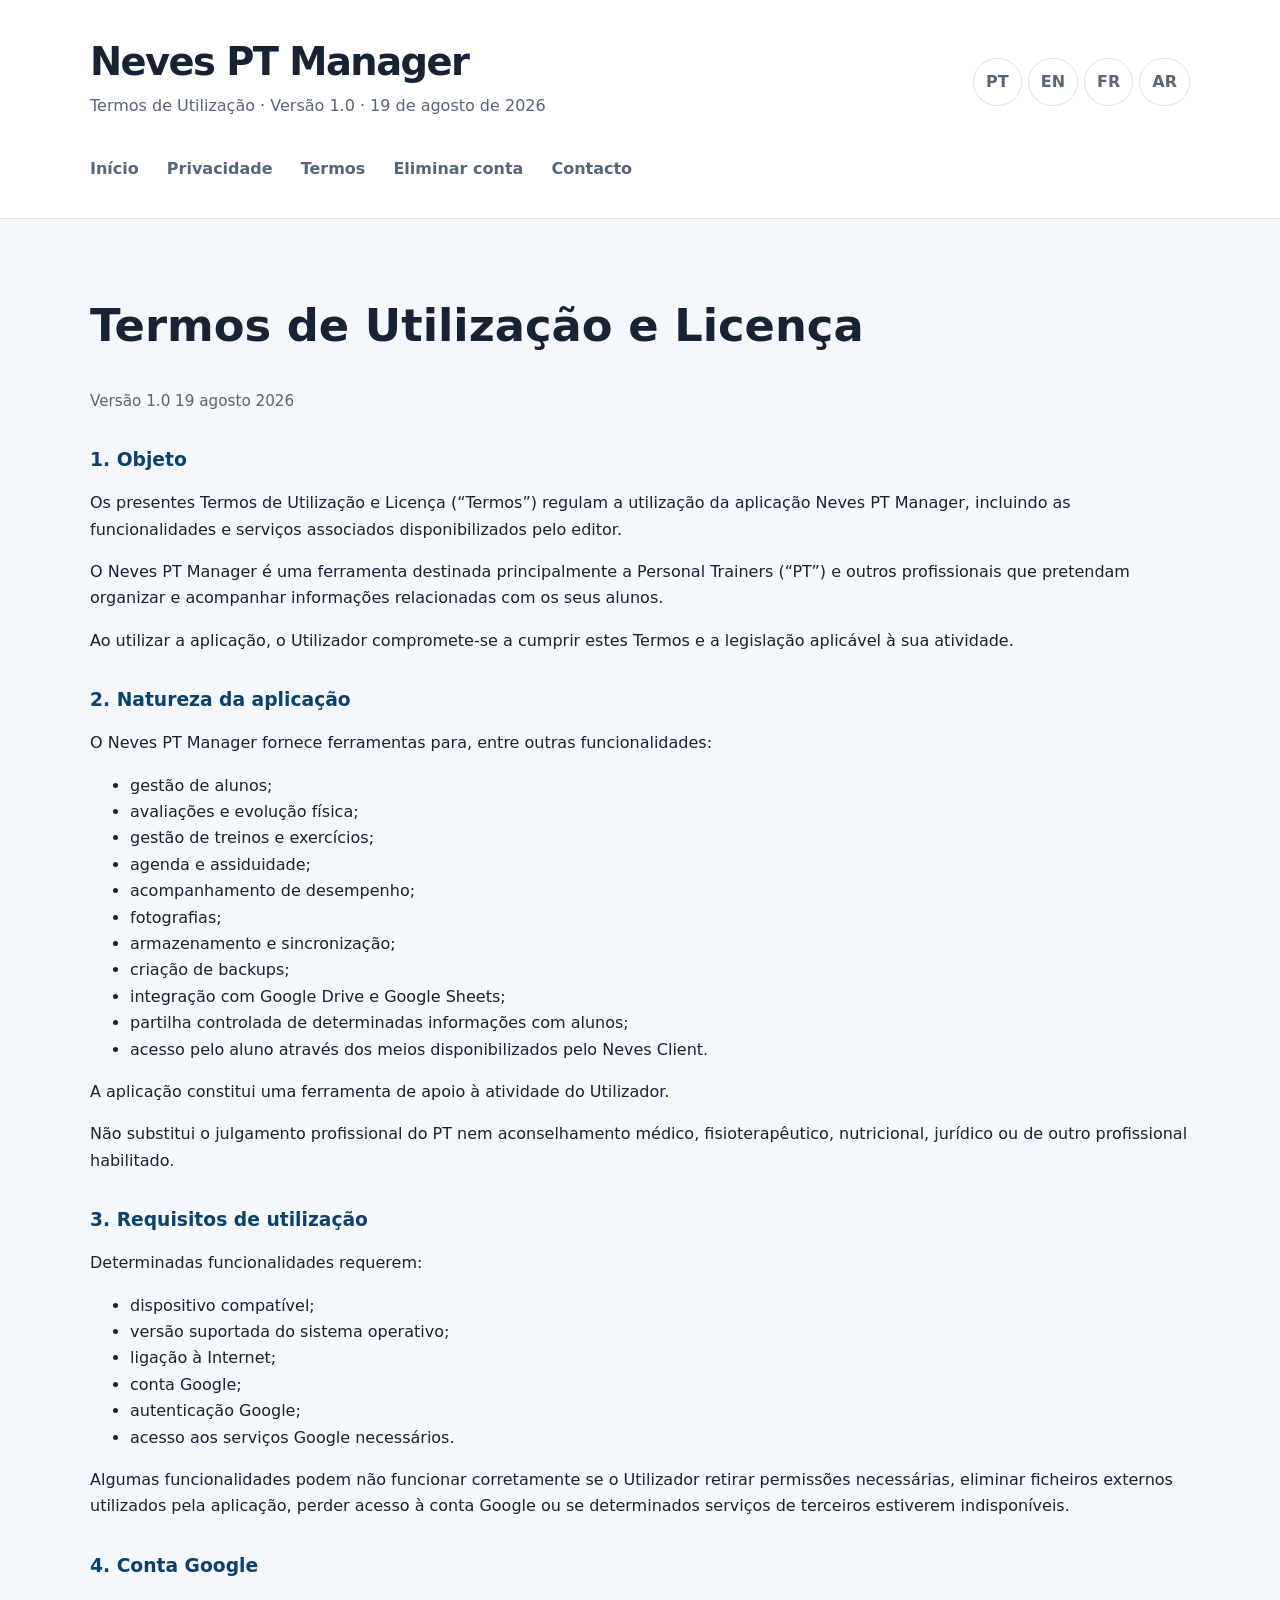
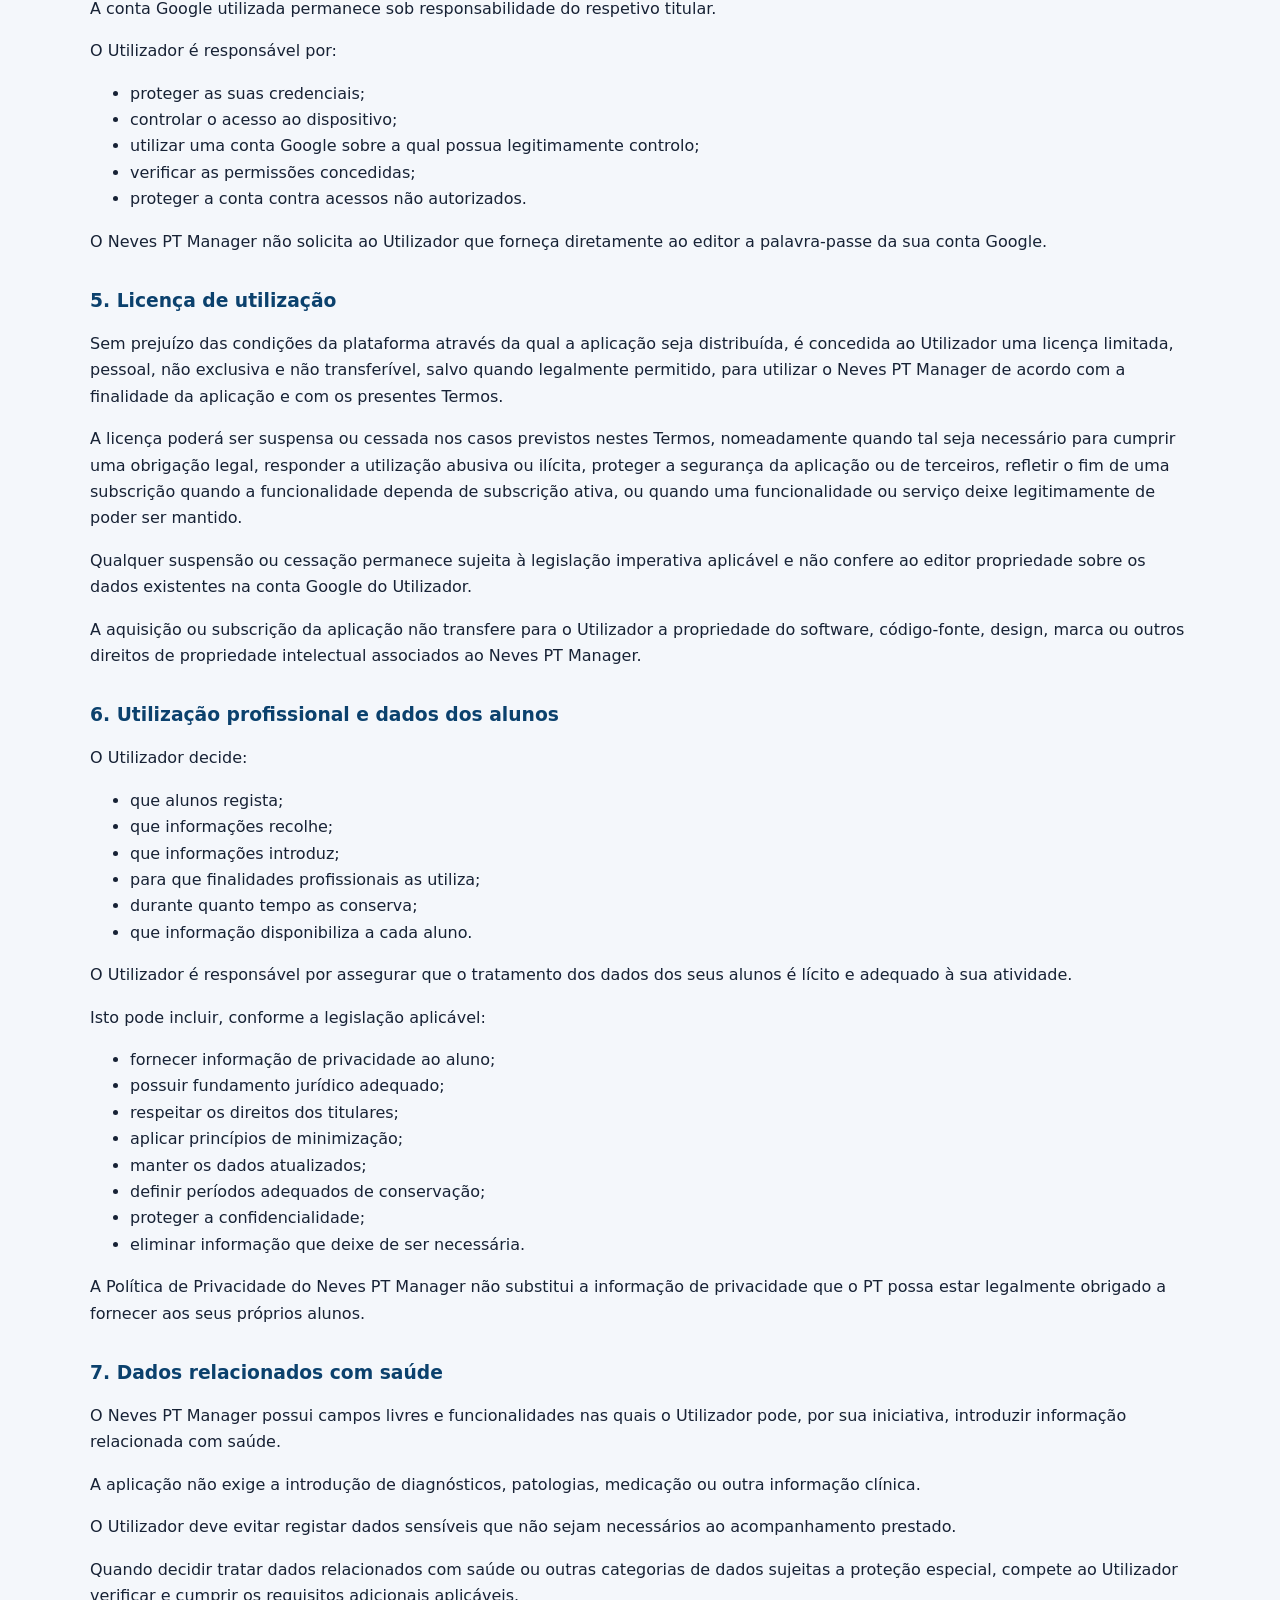
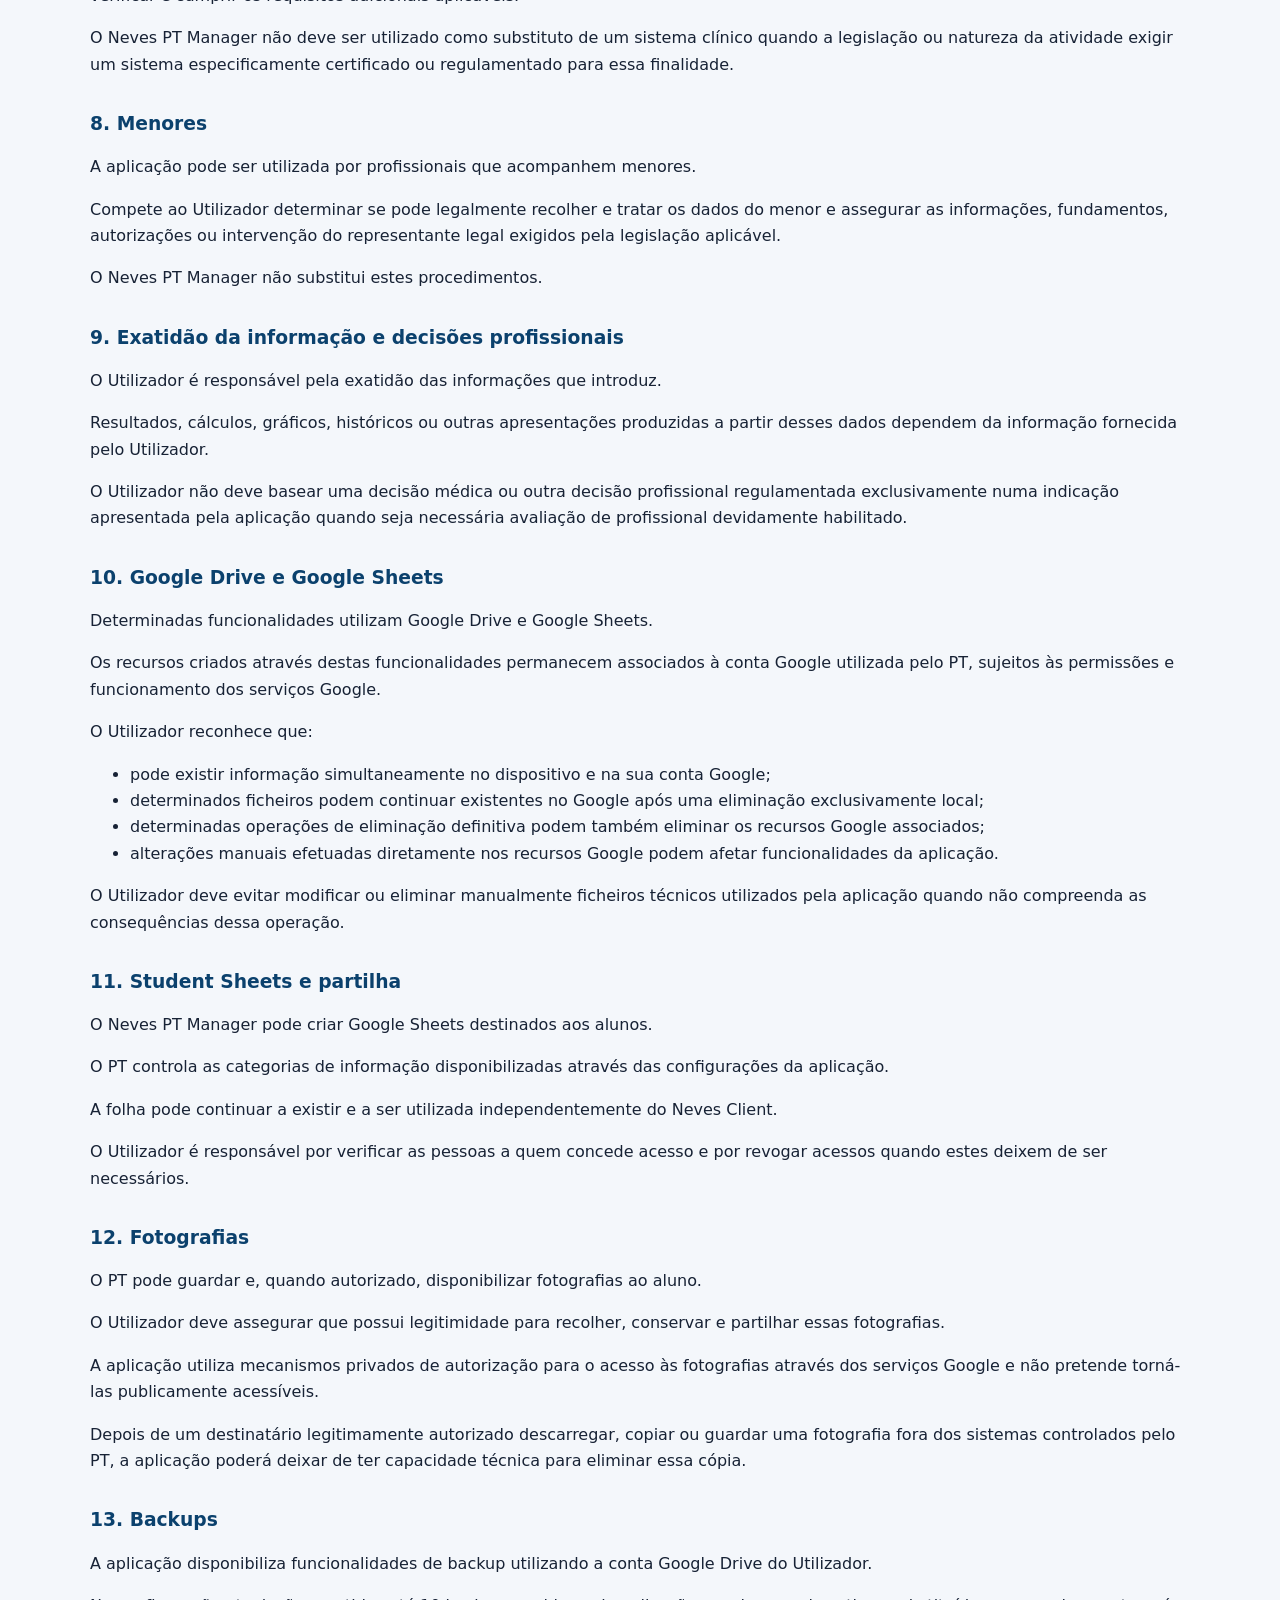
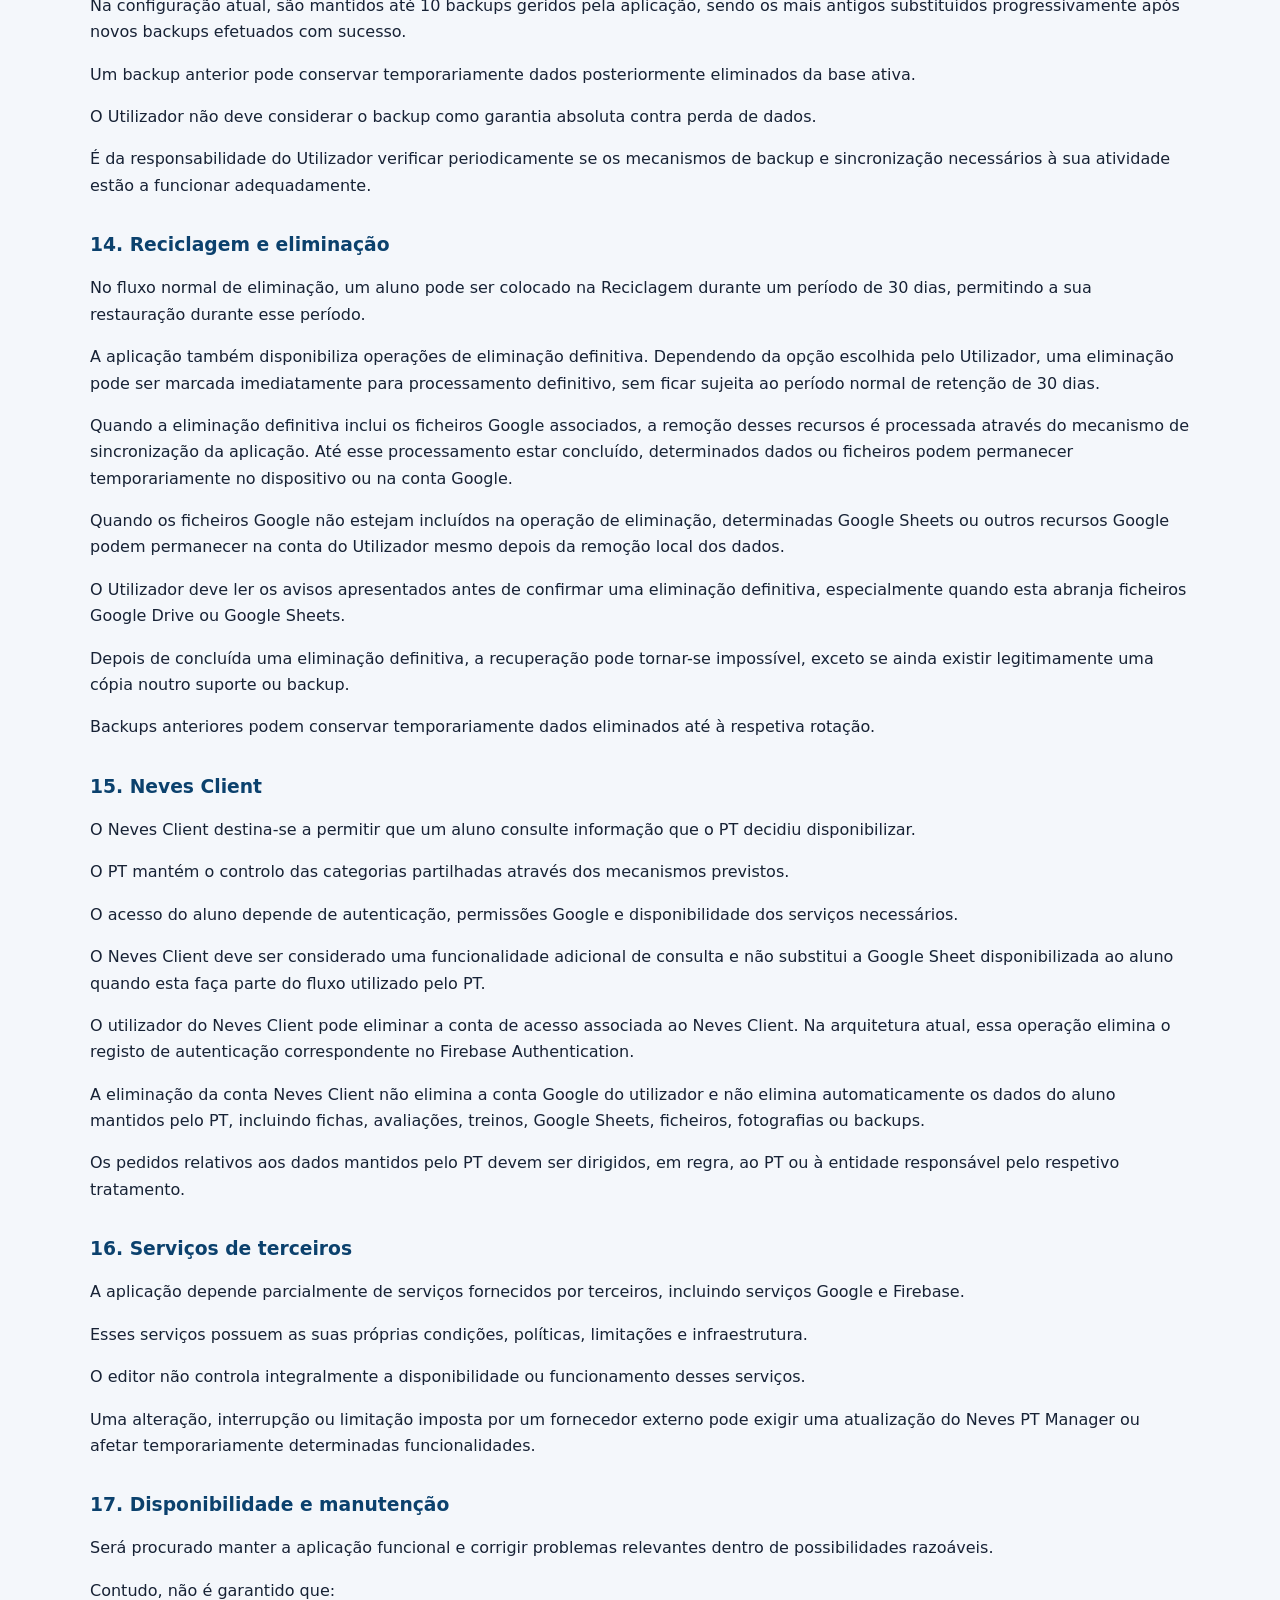
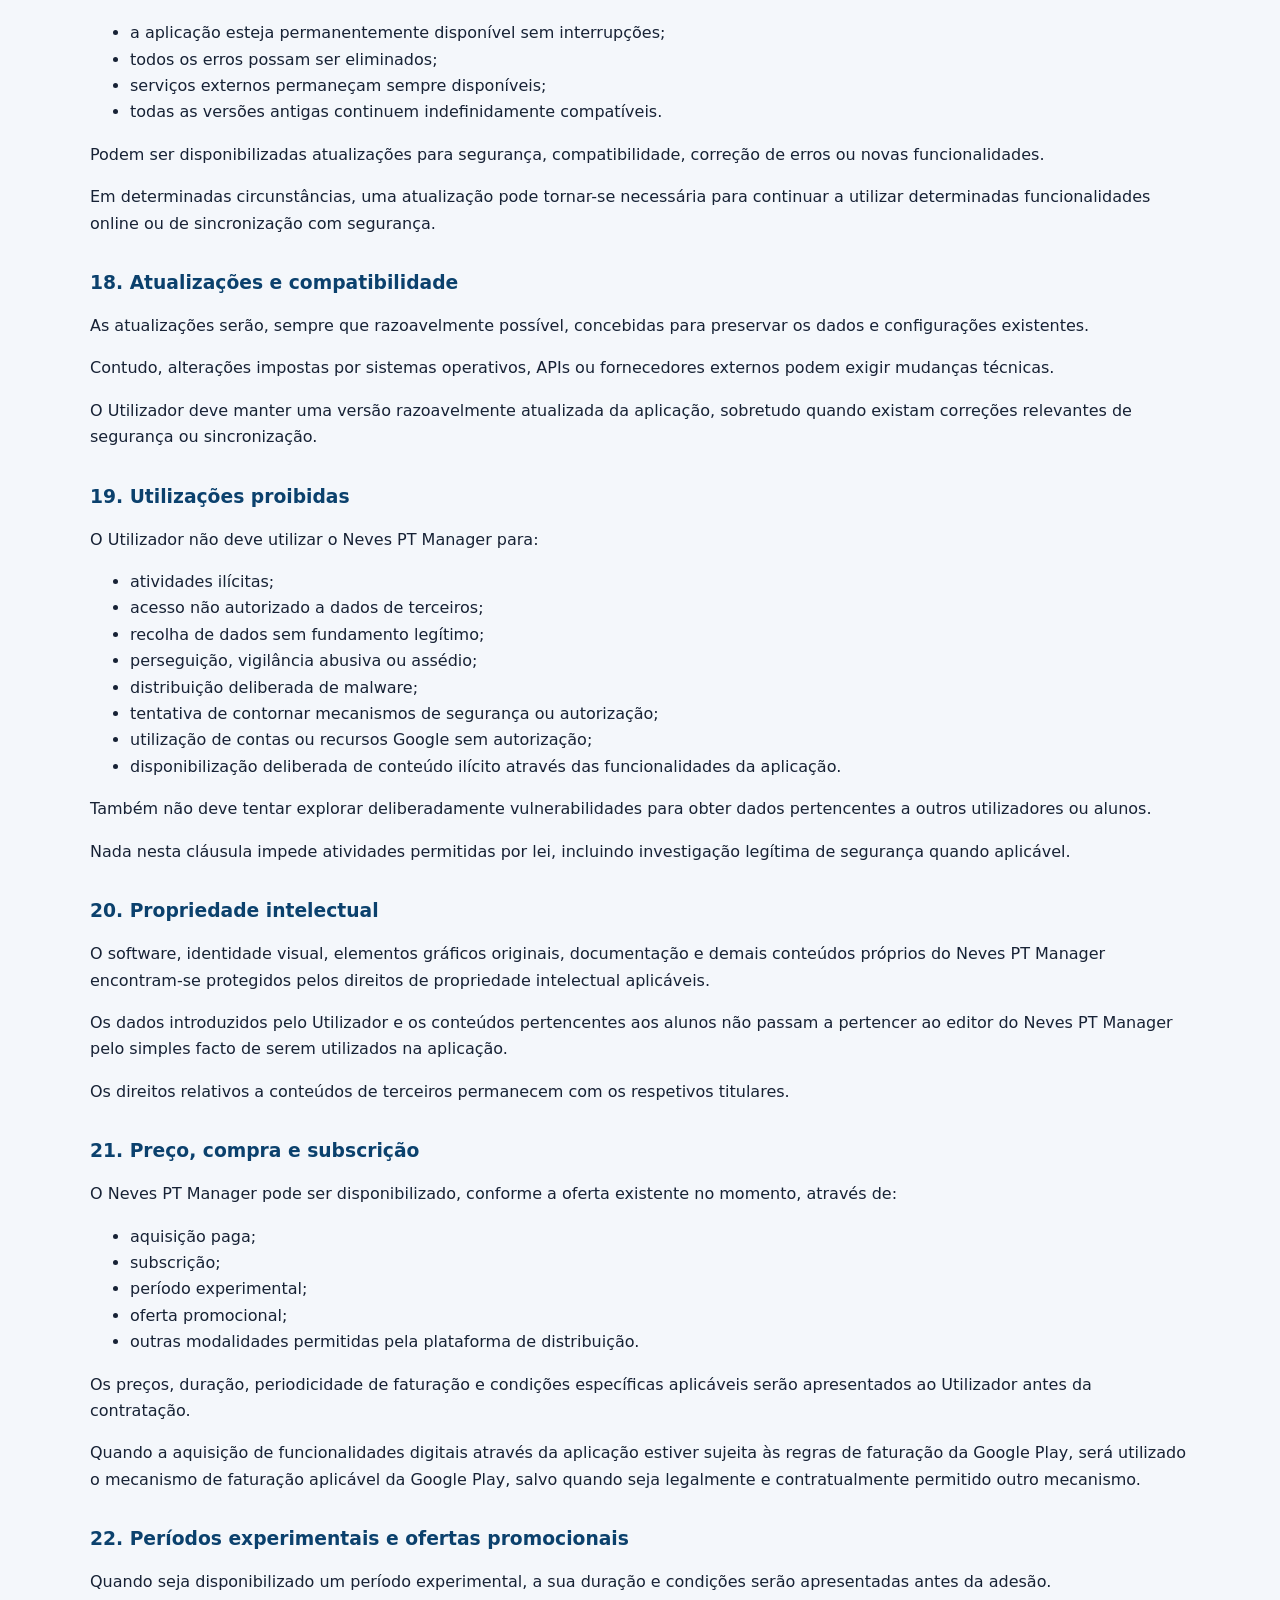
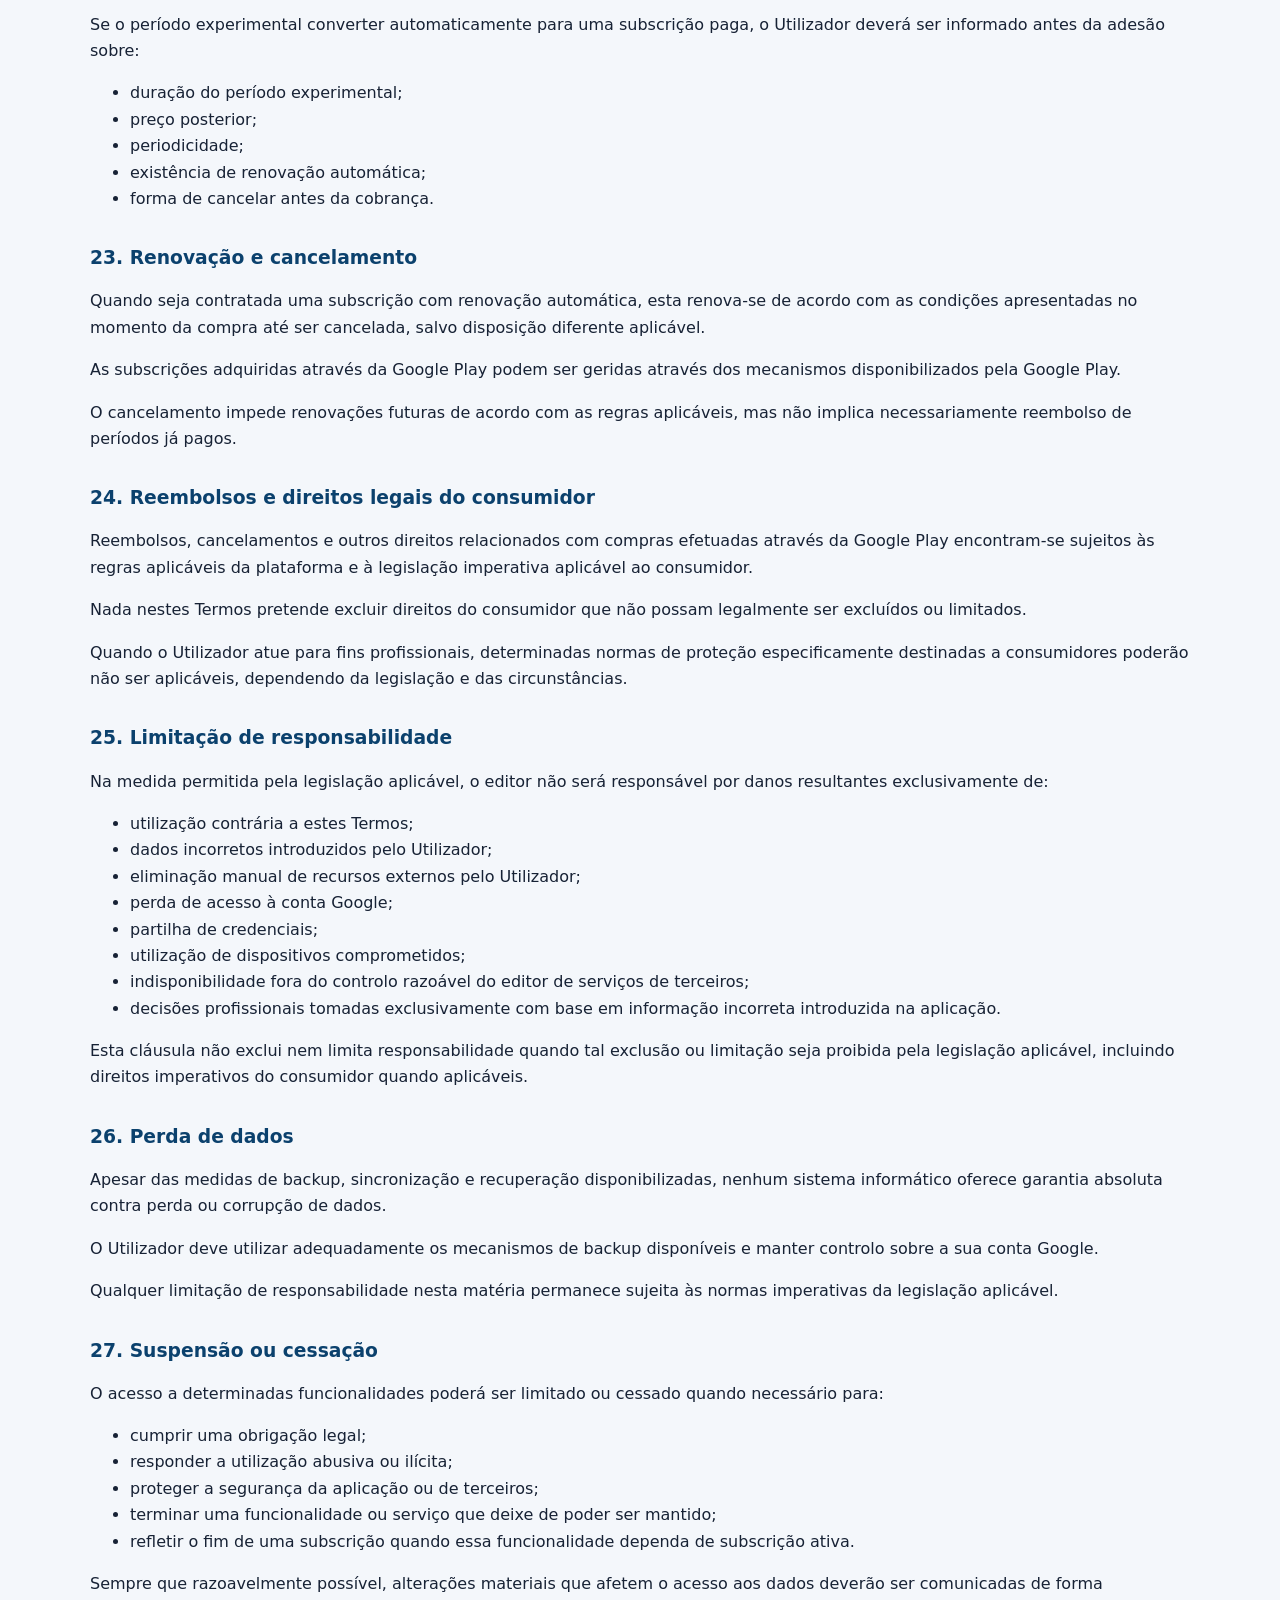
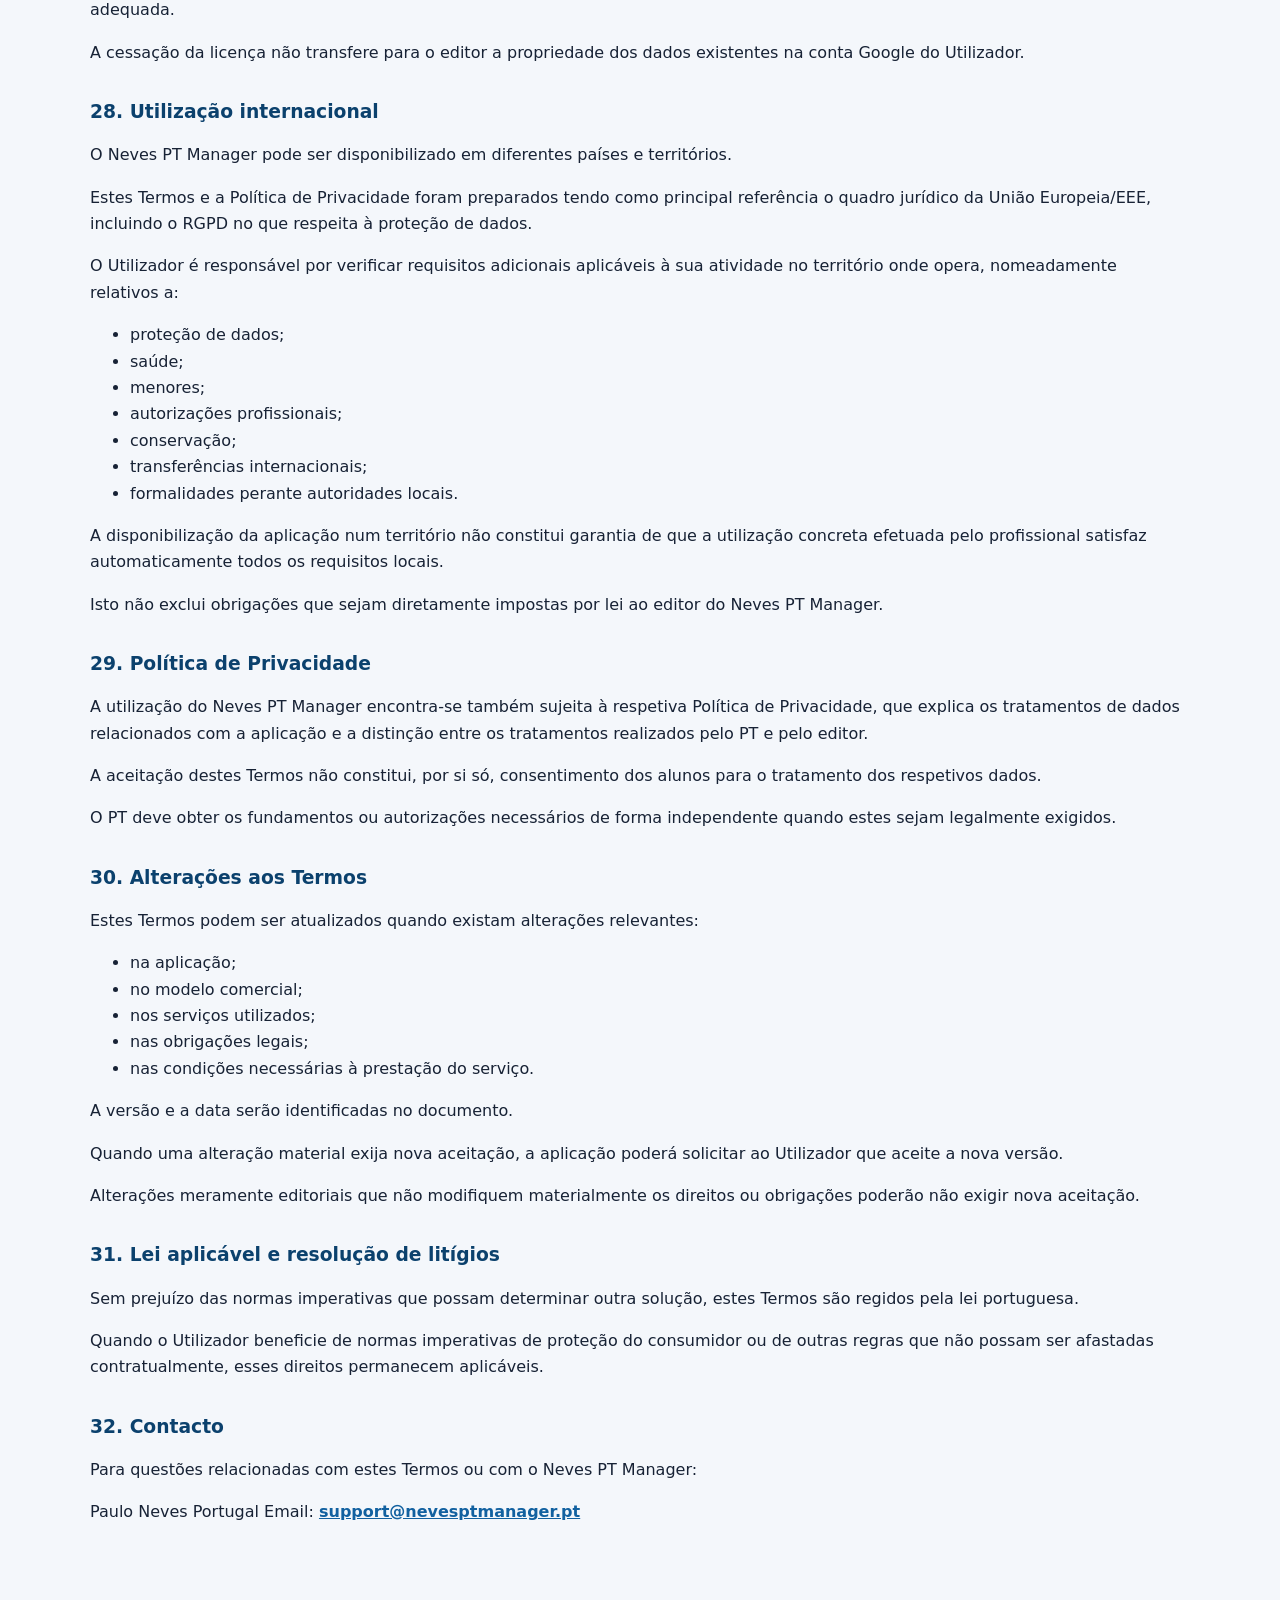
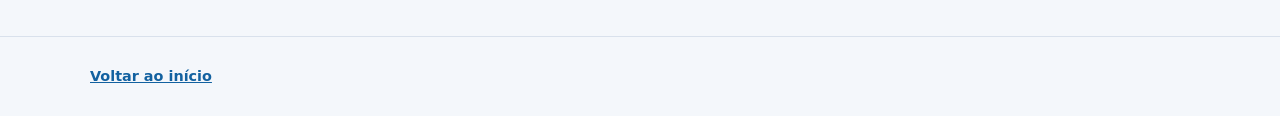
<file: terms.html>
<!doctype html><html lang="pt"><head><meta charset="utf-8"><meta name="viewport" content="width=device-width,initial-scale=1"><meta name="description" content="Termos de Utilização e Licença do Neves PT Manager."><title>Termos de Utilização — Neves PT Manager</title><link rel="stylesheet" href="style.css"></head><body><header class="site-header"><div class="wrap brand"><div><h1>Neves PT Manager</h1><p class="i18n i18n-pt">Termos de Utilização · Versão 1.0 · 19 de agosto de 2026</p><p class="i18n i18n-en">Terms of Use and License · Version 1.0 · 19 August 2026</p><p class="i18n i18n-fr">Conditions d’utilisation et licence · Version 1.0 · 19 août 2026</p><p class="i18n i18n-ar" dir="rtl">شروط الاستخدام والترخيص · الإصدار 1.0 · 19 أغسطس 2026</p></div><div class="lang" aria-label="Idioma"><a href="#pt">PT</a><a href="#en">EN</a><a href="#fr">FR</a><a href="#ar">AR</a></div></div><div class="wrap"><nav aria-label="Navegação principal" class="i18n-nav-wrap"><span class="i18n i18n-nav i18n-pt"><a href="index.html#pt">Início</a><a href="privacy.html#pt">Privacidade</a><a href="terms.html#pt">Termos</a><a href="account-deletion.html#pt">Eliminar conta</a><a href="mailto:support@nevesptmanager.pt">Contacto</a></span><span class="i18n i18n-nav i18n-en"><a href="index.html#en">Home</a><a href="privacy.html#en">Privacy</a><a href="terms.html#en">Terms</a><a href="account-deletion.html#en">Delete account</a><a href="mailto:support@nevesptmanager.pt">Contact</a></span><span class="i18n i18n-nav i18n-fr"><a href="index.html#fr">Accueil</a><a href="privacy.html#fr">Confidentialité</a><a href="terms.html#fr">Conditions</a><a href="account-deletion.html#fr">Supprimer le compte</a><a href="mailto:support@nevesptmanager.pt">Contact</a></span><span class="i18n i18n-nav i18n-ar" dir="rtl"><a href="index.html#ar">الرئيسية</a><a href="privacy.html#ar">الخصوصية</a><a href="terms.html#ar">الشروط</a><a href="account-deletion.html#ar">حذف الحساب</a><a href="mailto:support@nevesptmanager.pt">اتصال</a></span></nav></div></header><main class="wrap legal"><section id="pt" class="language-panel" lang="pt"><header><h2>Termos de Utilização e Licença</h2><p class="meta">Versão 1.0  19 agosto 2026</p></header><h3>1. Objeto</h3><p>Os presentes Termos de Utilização e Licença (“Termos”) regulam a utilização da aplicação Neves PT Manager, incluindo as funcionalidades e serviços associados disponibilizados pelo editor.</p><p>O Neves PT Manager é uma ferramenta destinada principalmente a Personal Trainers (“PT”) e outros profissionais que pretendam organizar e acompanhar informações relacionadas com os seus alunos.</p><p>Ao utilizar a aplicação, o Utilizador compromete-se a cumprir estes Termos e a legislação aplicável à sua atividade.</p><h3>2. Natureza da aplicação</h3><p>O Neves PT Manager fornece ferramentas para, entre outras funcionalidades:</p><ul><li>gestão de alunos;</li><li>avaliações e evolução física;</li><li>gestão de treinos e exercícios;</li><li>agenda e assiduidade;</li><li>acompanhamento de desempenho;</li><li>fotografias;</li><li>armazenamento e sincronização;</li><li>criação de backups;</li><li>integração com Google Drive e Google Sheets;</li><li>partilha controlada de determinadas informações com alunos;</li><li>acesso pelo aluno através dos meios disponibilizados pelo Neves Client.</li></ul><p>A aplicação constitui uma ferramenta de apoio à atividade do Utilizador.</p><p>Não substitui o julgamento profissional do PT nem aconselhamento médico, fisioterapêutico, nutricional, jurídico ou de outro profissional habilitado.</p><h3>3. Requisitos de utilização</h3><p>Determinadas funcionalidades requerem:</p><ul><li>dispositivo compatível;</li><li>versão suportada do sistema operativo;</li><li>ligação à Internet;</li><li>conta Google;</li><li>autenticação Google;</li><li>acesso aos serviços Google necessários.</li></ul><p>Algumas funcionalidades podem não funcionar corretamente se o Utilizador retirar permissões necessárias, eliminar ficheiros externos utilizados pela aplicação, perder acesso à conta Google ou se determinados serviços de terceiros estiverem indisponíveis.</p><h3>4. Conta Google</h3><p>A conta Google utilizada permanece sob responsabilidade do respetivo titular.</p><p>O Utilizador é responsável por:</p><ul><li>proteger as suas credenciais;</li><li>controlar o acesso ao dispositivo;</li><li>utilizar uma conta Google sobre a qual possua legitimamente controlo;</li><li>verificar as permissões concedidas;</li><li>proteger a conta contra acessos não autorizados.</li></ul><p>O Neves PT Manager não solicita ao Utilizador que forneça diretamente ao editor a palavra-passe da sua conta Google.</p><h3>5. Licença de utilização</h3><p>Sem prejuízo das condições da plataforma através da qual a aplicação seja distribuída, é concedida ao Utilizador uma licença limitada, pessoal, não exclusiva e não transferível, salvo quando legalmente permitido, para utilizar o Neves PT Manager de acordo com a finalidade da aplicação e com os presentes Termos.</p><p>A licença poderá ser suspensa ou cessada nos casos previstos nestes Termos, nomeadamente quando tal seja necessário para cumprir uma obrigação legal, responder a utilização abusiva ou ilícita, proteger a segurança da aplicação ou de terceiros, refletir o fim de uma subscrição quando a funcionalidade dependa de subscrição ativa, ou quando uma funcionalidade ou serviço deixe legitimamente de poder ser mantido.</p><p>Qualquer suspensão ou cessação permanece sujeita à legislação imperativa aplicável e não confere ao editor propriedade sobre os dados existentes na conta Google do Utilizador.</p><p>A aquisição ou subscrição da aplicação não transfere para o Utilizador a propriedade do software, código-fonte, design, marca ou outros direitos de propriedade intelectual associados ao Neves PT Manager.</p><h3>6. Utilização profissional e dados dos alunos</h3><p>O Utilizador decide:</p><ul><li>que alunos regista;</li><li>que informações recolhe;</li><li>que informações introduz;</li><li>para que finalidades profissionais as utiliza;</li><li>durante quanto tempo as conserva;</li><li>que informação disponibiliza a cada aluno.</li></ul><p>O Utilizador é responsável por assegurar que o tratamento dos dados dos seus alunos é lícito e adequado à sua atividade.</p><p>Isto pode incluir, conforme a legislação aplicável:</p><ul><li>fornecer informação de privacidade ao aluno;</li><li>possuir fundamento jurídico adequado;</li><li>respeitar os direitos dos titulares;</li><li>aplicar princípios de minimização;</li><li>manter os dados atualizados;</li><li>definir períodos adequados de conservação;</li><li>proteger a confidencialidade;</li><li>eliminar informação que deixe de ser necessária.</li></ul><p>A Política de Privacidade do Neves PT Manager não substitui a informação de privacidade que o PT possa estar legalmente obrigado a fornecer aos seus próprios alunos.</p><h3>7. Dados relacionados com saúde</h3><p>O Neves PT Manager possui campos livres e funcionalidades nas quais o Utilizador pode, por sua iniciativa, introduzir informação relacionada com saúde.</p><p>A aplicação não exige a introdução de diagnósticos, patologias, medicação ou outra informação clínica.</p><p>O Utilizador deve evitar registar dados sensíveis que não sejam necessários ao acompanhamento prestado.</p><p>Quando decidir tratar dados relacionados com saúde ou outras categorias de dados sujeitas a proteção especial, compete ao Utilizador verificar e cumprir os requisitos adicionais aplicáveis.</p><p>O Neves PT Manager não deve ser utilizado como substituto de um sistema clínico quando a legislação ou natureza da atividade exigir um sistema especificamente certificado ou regulamentado para essa finalidade.</p><h3>8. Menores</h3><p>A aplicação pode ser utilizada por profissionais que acompanhem menores.</p><p>Compete ao Utilizador determinar se pode legalmente recolher e tratar os dados do menor e assegurar as informações, fundamentos, autorizações ou intervenção do representante legal exigidos pela legislação aplicável.</p><p>O Neves PT Manager não substitui estes procedimentos.</p><h3>9. Exatidão da informação e decisões profissionais</h3><p>O Utilizador é responsável pela exatidão das informações que introduz.</p><p>Resultados, cálculos, gráficos, históricos ou outras apresentações produzidas a partir desses dados dependem da informação fornecida pelo Utilizador.</p><p>O Utilizador não deve basear uma decisão médica ou outra decisão profissional regulamentada exclusivamente numa indicação apresentada pela aplicação quando seja necessária avaliação de profissional devidamente habilitado.</p><h3>10. Google Drive e Google Sheets</h3><p>Determinadas funcionalidades utilizam Google Drive e Google Sheets.</p><p>Os recursos criados através destas funcionalidades permanecem associados à conta Google utilizada pelo PT, sujeitos às permissões e funcionamento dos serviços Google.</p><p>O Utilizador reconhece que:</p><ul><li>pode existir informação simultaneamente no dispositivo e na sua conta Google;</li><li>determinados ficheiros podem continuar existentes no Google após uma eliminação exclusivamente local;</li><li>determinadas operações de eliminação definitiva podem também eliminar os recursos Google associados;</li><li>alterações manuais efetuadas diretamente nos recursos Google podem afetar funcionalidades da aplicação.</li></ul><p>O Utilizador deve evitar modificar ou eliminar manualmente ficheiros técnicos utilizados pela aplicação quando não compreenda as consequências dessa operação.</p><h3>11. Student Sheets e partilha</h3><p>O Neves PT Manager pode criar Google Sheets destinados aos alunos.</p><p>O PT controla as categorias de informação disponibilizadas através das configurações da aplicação.</p><p>A folha pode continuar a existir e a ser utilizada independentemente do Neves Client.</p><p>O Utilizador é responsável por verificar as pessoas a quem concede acesso e por revogar acessos quando estes deixem de ser necessários.</p><h3>12. Fotografias</h3><p>O PT pode guardar e, quando autorizado, disponibilizar fotografias ao aluno.</p><p>O Utilizador deve assegurar que possui legitimidade para recolher, conservar e partilhar essas fotografias.</p><p>A aplicação utiliza mecanismos privados de autorização para o acesso às fotografias através dos serviços Google e não pretende torná-las publicamente acessíveis.</p><p>Depois de um destinatário legitimamente autorizado descarregar, copiar ou guardar uma fotografia fora dos sistemas controlados pelo PT, a aplicação poderá deixar de ter capacidade técnica para eliminar essa cópia.</p><h3>13. Backups</h3><p>A aplicação disponibiliza funcionalidades de backup utilizando a conta Google Drive do Utilizador.</p><p>Na configuração atual, são mantidos até 10 backups geridos pela aplicação, sendo os mais antigos substituídos progressivamente após novos backups efetuados com sucesso.</p><p>Um backup anterior pode conservar temporariamente dados posteriormente eliminados da base ativa.</p><p>O Utilizador não deve considerar o backup como garantia absoluta contra perda de dados.</p><p>É da responsabilidade do Utilizador verificar periodicamente se os mecanismos de backup e sincronização necessários à sua atividade estão a funcionar adequadamente.</p><h3>14. Reciclagem e eliminação</h3><p>No fluxo normal de eliminação, um aluno pode ser colocado na Reciclagem durante um período de 30 dias, permitindo a sua restauração durante esse período.</p><p>A aplicação também disponibiliza operações de eliminação definitiva. Dependendo da opção escolhida pelo Utilizador, uma eliminação pode ser marcada imediatamente para processamento definitivo, sem ficar sujeita ao período normal de retenção de 30 dias.</p><p>Quando a eliminação definitiva inclui os ficheiros Google associados, a remoção desses recursos é processada através do mecanismo de sincronização da aplicação. Até esse processamento estar concluído, determinados dados ou ficheiros podem permanecer temporariamente no dispositivo ou na conta Google.</p><p>Quando os ficheiros Google não estejam incluídos na operação de eliminação, determinadas Google Sheets ou outros recursos Google podem permanecer na conta do Utilizador mesmo depois da remoção local dos dados.</p><p>O Utilizador deve ler os avisos apresentados antes de confirmar uma eliminação definitiva, especialmente quando esta abranja ficheiros Google Drive ou Google Sheets.</p><p>Depois de concluída uma eliminação definitiva, a recuperação pode tornar-se impossível, exceto se ainda existir legitimamente uma cópia noutro suporte ou backup.</p><p>Backups anteriores podem conservar temporariamente dados eliminados até à respetiva rotação.</p><h3>15. Neves Client</h3><p>O Neves Client destina-se a permitir que um aluno consulte informação que o PT decidiu disponibilizar.</p><p>O PT mantém o controlo das categorias partilhadas através dos mecanismos previstos.</p><p>O acesso do aluno depende de autenticação, permissões Google e disponibilidade dos serviços necessários.</p><p>O Neves Client deve ser considerado uma funcionalidade adicional de consulta e não substitui a Google Sheet disponibilizada ao aluno quando esta faça parte do fluxo utilizado pelo PT.</p><p>O utilizador do Neves Client pode eliminar a conta de acesso associada ao Neves Client. Na arquitetura atual, essa operação elimina o registo de autenticação correspondente no Firebase Authentication.</p><p>A eliminação da conta Neves Client não elimina a conta Google do utilizador e não elimina automaticamente os dados do aluno mantidos pelo PT, incluindo fichas, avaliações, treinos, Google Sheets, ficheiros, fotografias ou backups.</p><p>Os pedidos relativos aos dados mantidos pelo PT devem ser dirigidos, em regra, ao PT ou à entidade responsável pelo respetivo tratamento.</p><h3>16. Serviços de terceiros</h3><p>A aplicação depende parcialmente de serviços fornecidos por terceiros, incluindo serviços Google e Firebase.</p><p>Esses serviços possuem as suas próprias condições, políticas, limitações e infraestrutura.</p><p>O editor não controla integralmente a disponibilidade ou funcionamento desses serviços.</p><p>Uma alteração, interrupção ou limitação imposta por um fornecedor externo pode exigir uma atualização do Neves PT Manager ou afetar temporariamente determinadas funcionalidades.</p><h3>17. Disponibilidade e manutenção</h3><p>Será procurado manter a aplicação funcional e corrigir problemas relevantes dentro de possibilidades razoáveis.</p><p>Contudo, não é garantido que:</p><ul><li>a aplicação esteja permanentemente disponível sem interrupções;</li><li>todos os erros possam ser eliminados;</li><li>serviços externos permaneçam sempre disponíveis;</li><li>todas as versões antigas continuem indefinidamente compatíveis.</li></ul><p>Podem ser disponibilizadas atualizações para segurança, compatibilidade, correção de erros ou novas funcionalidades.</p><p>Em determinadas circunstâncias, uma atualização pode tornar-se necessária para continuar a utilizar determinadas funcionalidades online ou de sincronização com segurança.</p><h3>18. Atualizações e compatibilidade</h3><p>As atualizações serão, sempre que razoavelmente possível, concebidas para preservar os dados e configurações existentes.</p><p>Contudo, alterações impostas por sistemas operativos, APIs ou fornecedores externos podem exigir mudanças técnicas.</p><p>O Utilizador deve manter uma versão razoavelmente atualizada da aplicação, sobretudo quando existam correções relevantes de segurança ou sincronização.</p><h3>19. Utilizações proibidas</h3><p>O Utilizador não deve utilizar o Neves PT Manager para:</p><ul><li>atividades ilícitas;</li><li>acesso não autorizado a dados de terceiros;</li><li>recolha de dados sem fundamento legítimo;</li><li>perseguição, vigilância abusiva ou assédio;</li><li>distribuição deliberada de malware;</li><li>tentativa de contornar mecanismos de segurança ou autorização;</li><li>utilização de contas ou recursos Google sem autorização;</li><li>disponibilização deliberada de conteúdo ilícito através das funcionalidades da aplicação.</li></ul><p>Também não deve tentar explorar deliberadamente vulnerabilidades para obter dados pertencentes a outros utilizadores ou alunos.</p><p>Nada nesta cláusula impede atividades permitidas por lei, incluindo investigação legítima de segurança quando aplicável.</p><h3>20. Propriedade intelectual</h3><p>O software, identidade visual, elementos gráficos originais, documentação e demais conteúdos próprios do Neves PT Manager encontram-se protegidos pelos direitos de propriedade intelectual aplicáveis.</p><p>Os dados introduzidos pelo Utilizador e os conteúdos pertencentes aos alunos não passam a pertencer ao editor do Neves PT Manager pelo simples facto de serem utilizados na aplicação.</p><p>Os direitos relativos a conteúdos de terceiros permanecem com os respetivos titulares.</p><h3>21. Preço, compra e subscrição</h3><p>O Neves PT Manager pode ser disponibilizado, conforme a oferta existente no momento, através de:</p><ul><li>aquisição paga;</li><li>subscrição;</li><li>período experimental;</li><li>oferta promocional;</li><li>outras modalidades permitidas pela plataforma de distribuição.</li></ul><p>Os preços, duração, periodicidade de faturação e condições específicas aplicáveis serão apresentados ao Utilizador antes da contratação.</p><p>Quando a aquisição de funcionalidades digitais através da aplicação estiver sujeita às regras de faturação da Google Play, será utilizado o mecanismo de faturação aplicável da Google Play, salvo quando seja legalmente e contratualmente permitido outro mecanismo.</p><h3>22. Períodos experimentais e ofertas promocionais</h3><p>Quando seja disponibilizado um período experimental, a sua duração e condições serão apresentadas antes da adesão.</p><p>Se o período experimental converter automaticamente para uma subscrição paga, o Utilizador deverá ser informado antes da adesão sobre:</p><ul><li>duração do período experimental;</li><li>preço posterior;</li><li>periodicidade;</li><li>existência de renovação automática;</li><li>forma de cancelar antes da cobrança.</li></ul><h3>23. Renovação e cancelamento</h3><p>Quando seja contratada uma subscrição com renovação automática, esta renova-se de acordo com as condições apresentadas no momento da compra até ser cancelada, salvo disposição diferente aplicável.</p><p>As subscrições adquiridas através da Google Play podem ser geridas através dos mecanismos disponibilizados pela Google Play.</p><p>O cancelamento impede renovações futuras de acordo com as regras aplicáveis, mas não implica necessariamente reembolso de períodos já pagos.</p><h3>24. Reembolsos e direitos legais do consumidor</h3><p>Reembolsos, cancelamentos e outros direitos relacionados com compras efetuadas através da Google Play encontram-se sujeitos às regras aplicáveis da plataforma e à legislação imperativa aplicável ao consumidor.</p><p>Nada nestes Termos pretende excluir direitos do consumidor que não possam legalmente ser excluídos ou limitados.</p><p>Quando o Utilizador atue para fins profissionais, determinadas normas de proteção especificamente destinadas a consumidores poderão não ser aplicáveis, dependendo da legislação e das circunstâncias.</p><h3>25. Limitação de responsabilidade</h3><p>Na medida permitida pela legislação aplicável, o editor não será responsável por danos resultantes exclusivamente de:</p><ul><li>utilização contrária a estes Termos;</li><li>dados incorretos introduzidos pelo Utilizador;</li><li>eliminação manual de recursos externos pelo Utilizador;</li><li>perda de acesso à conta Google;</li><li>partilha de credenciais;</li><li>utilização de dispositivos comprometidos;</li><li>indisponibilidade fora do controlo razoável do editor de serviços de terceiros;</li><li>decisões profissionais tomadas exclusivamente com base em informação incorreta introduzida na aplicação.</li></ul><p>Esta cláusula não exclui nem limita responsabilidade quando tal exclusão ou limitação seja proibida pela legislação aplicável, incluindo direitos imperativos do consumidor quando aplicáveis.</p><h3>26. Perda de dados</h3><p>Apesar das medidas de backup, sincronização e recuperação disponibilizadas, nenhum sistema informático oferece garantia absoluta contra perda ou corrupção de dados.</p><p>O Utilizador deve utilizar adequadamente os mecanismos de backup disponíveis e manter controlo sobre a sua conta Google.</p><p>Qualquer limitação de responsabilidade nesta matéria permanece sujeita às normas imperativas da legislação aplicável.</p><h3>27. Suspensão ou cessação</h3><p>O acesso a determinadas funcionalidades poderá ser limitado ou cessado quando necessário para:</p><ul><li>cumprir uma obrigação legal;</li><li>responder a utilização abusiva ou ilícita;</li><li>proteger a segurança da aplicação ou de terceiros;</li><li>terminar uma funcionalidade ou serviço que deixe de poder ser mantido;</li><li>refletir o fim de uma subscrição quando essa funcionalidade dependa de subscrição ativa.</li></ul><p>Sempre que razoavelmente possível, alterações materiais que afetem o acesso aos dados deverão ser comunicadas de forma adequada.</p><p>A cessação da licença não transfere para o editor a propriedade dos dados existentes na conta Google do Utilizador.</p><h3>28. Utilização internacional</h3><p>O Neves PT Manager pode ser disponibilizado em diferentes países e territórios.</p><p>Estes Termos e a Política de Privacidade foram preparados tendo como principal referência o quadro jurídico da União Europeia/EEE, incluindo o RGPD no que respeita à proteção de dados.</p><p>O Utilizador é responsável por verificar requisitos adicionais aplicáveis à sua atividade no território onde opera, nomeadamente relativos a:</p><ul><li>proteção de dados;</li><li>saúde;</li><li>menores;</li><li>autorizações profissionais;</li><li>conservação;</li><li>transferências internacionais;</li><li>formalidades perante autoridades locais.</li></ul><p>A disponibilização da aplicação num território não constitui garantia de que a utilização concreta efetuada pelo profissional satisfaz automaticamente todos os requisitos locais.</p><p>Isto não exclui obrigações que sejam diretamente impostas por lei ao editor do Neves PT Manager.</p><h3>29. Política de Privacidade</h3><p>A utilização do Neves PT Manager encontra-se também sujeita à respetiva Política de Privacidade, que explica os tratamentos de dados relacionados com a aplicação e a distinção entre os tratamentos realizados pelo PT e pelo editor.</p><p>A aceitação destes Termos não constitui, por si só, consentimento dos alunos para o tratamento dos respetivos dados.</p><p>O PT deve obter os fundamentos ou autorizações necessários de forma independente quando estes sejam legalmente exigidos.</p><h3>30. Alterações aos Termos</h3><p>Estes Termos podem ser atualizados quando existam alterações relevantes:</p><ul><li>na aplicação;</li><li>no modelo comercial;</li><li>nos serviços utilizados;</li><li>nas obrigações legais;</li><li>nas condições necessárias à prestação do serviço.</li></ul><p>A versão e a data serão identificadas no documento.</p><p>Quando uma alteração material exija nova aceitação, a aplicação poderá solicitar ao Utilizador que aceite a nova versão.</p><p>Alterações meramente editoriais que não modifiquem materialmente os direitos ou obrigações poderão não exigir nova aceitação.</p><h3>31. Lei aplicável e resolução de litígios</h3><p>Sem prejuízo das normas imperativas que possam determinar outra solução, estes Termos são regidos pela lei portuguesa.</p><p>Quando o Utilizador beneficie de normas imperativas de proteção do consumidor ou de outras regras que não possam ser afastadas contratualmente, esses direitos permanecem aplicáveis.</p><h3>32. Contacto</h3><p>Para questões relacionadas com estes Termos ou com o Neves PT Manager:</p><p>Paulo Neves Portugal Email: <a href="mailto:support@nevesptmanager.pt">support@nevesptmanager.pt</a></p></section><section id="en" class="language-panel" lang="en"><header><h2>Terms of Use and License</h2><p class="meta">Version 1.0  19 August 2026</p></header><h3>1. Purpose</h3><p>These Terms of Use and License (“Terms”) govern the use of the Neves PT Manager application, including the associated features and services made available by the Editor.</p><p>Neves PT Manager is a tool intended primarily for Personal Trainers (“PTs”) and other professionals who wish to organize and monitor information relating to their students.</p><p>By using the application, the User agrees to comply with these Terms and with the legislation applicable to their activity.</p><h3>2. Nature of the application</h3><p>Neves PT Manager provides tools for, among other features:</p><ul><li>student management;</li><li>assessments and physical progress;</li><li>workout and exercise management;</li><li>scheduling and attendance;</li><li>performance monitoring;</li><li>photographs;</li><li>storage and synchronization;</li><li>creation of backups;</li><li>integration with Google Drive and Google Sheets;</li><li>controlled sharing of certain information with students;</li><li>student access through the means made available by Neves Client.</li></ul><p>The application is a tool designed to support the User’s activity.</p><p>It does not replace the PT’s professional judgment or medical, physiotherapy, nutritional, legal or other advice from a suitably qualified professional.</p><h3>3. Requirements for use</h3><p>Certain features require:</p><ul><li>a compatible device;</li><li>a supported operating-system version;</li><li>an Internet connection;</li><li>a Google account;</li><li>Google authentication;</li><li>access to the necessary Google services.</li></ul><p>Some features may not function correctly if the User withdraws necessary permissions, deletes external files used by the application, loses access to the Google account, or if certain third-party services are unavailable.</p><h3>4. Google Account</h3><p>The Google account used remains under the responsibility of its respective holder.</p><p>The User is responsible for:</p><ul><li>protecting their credentials;</li><li>controlling access to the device;</li><li>using a Google account over which they legitimately have control;</li><li>reviewing the permissions granted;</li><li>protecting the account against unauthorized access.</li></ul><p>Neves PT Manager does not ask the User to provide the Editor directly with the password for their Google account.</p><h3>5. License to use</h3><p>Without prejudice to the terms of the platform through which the application is distributed, the User is granted a limited, personal, non-exclusive and non-transferable license, except where legally permitted, to use Neves PT Manager in accordance with the purpose of the application and these Terms.</p><p>The license may be suspended or terminated in the circumstances provided for in these Terms, including where necessary to comply with a legal obligation, respond to abusive or unlawful use, protect the security of the application or third parties, reflect the end of a subscription where a feature depends on an active subscription, or where a feature or service can no longer legitimately be maintained.</p><p>Any suspension or termination remains subject to applicable mandatory law and does not give the Editor ownership of data existing in the User’s Google account.</p><p>The purchase of or subscription to the application does not transfer to the User ownership of the software, source code, design, trademark or other intellectual-property rights associated with Neves PT Manager.</p><h3>6. Professional use and student data</h3><p>The User decides:</p><ul><li>which students to register;</li><li>which information to collect;</li><li>which information to enter;</li><li>the professional purposes for which it is used;</li><li>how long it is retained;</li><li>which information is made available to each student.</li></ul><p>The User is responsible for ensuring that the processing of their students’ data is lawful and appropriate to their activity.</p><p>Depending on applicable law, this may include:</p><ul><li>providing privacy information to the student;</li><li>having an appropriate legal basis;</li><li>respecting data-subject rights;</li><li>applying data-minimization principles;</li><li>keeping data up to date;</li><li>defining appropriate retention periods;</li><li>protecting confidentiality;</li><li>deleting information that is no longer necessary.</li></ul><p>The Neves PT Manager Privacy Policy does not replace the privacy information that the PT may be legally required to provide to their own students.</p><h3>7. Health-related data</h3><p>Neves PT Manager contains free-text fields and features in which the User may, on their own initiative, enter health-related information.</p><p>The application does not require the entry of diagnoses, medical conditions, medication or other clinical information.</p><p>The User should avoid recording sensitive data that is not necessary for the monitoring provided.</p><p>Where the User decides to process health-related data or other categories of data subject to special protection, it is the User’s responsibility to identify and comply with any additional applicable requirements.</p><p>Neves PT Manager should not be used as a substitute for a clinical system where the law or the nature of the activity requires a system specifically certified or regulated for that purpose.</p><h3>8. Minors</h3><p>The application may be used by professionals who work with minors.</p><p>It is the User’s responsibility to determine whether they may lawfully collect and process the minor’s data and to ensure the information, legal grounds, authorizations or involvement of a legal representative required by applicable law.</p><p>Neves PT Manager does not replace these procedures.</p><h3>9. Accuracy of information and professional decisions</h3><p>The User is responsible for the accuracy of the information they enter.</p><p>Results, calculations, charts, histories or other presentations produced from those data depend on the information supplied by the User.</p><p>The User must not base a medical decision or another regulated professional decision exclusively on an indication presented by the application where assessment by a suitably qualified professional is required.</p><h3>10. Google Drive and Google Sheets</h3><p>Certain features use Google Drive and Google Sheets.</p><p>Resources created through these features remain associated with the Google account used by the PT, subject to the permissions and operation of Google services.</p><p>The User acknowledges that:</p><ul><li>information may exist simultaneously on the device and in their Google account;</li><li>certain files may continue to exist on Google after an exclusively local deletion;</li><li>certain permanent-deletion operations may also delete the associated Google resources;</li><li>manual changes made directly to Google resources may affect application features.</li></ul><p>The User should avoid manually modifying or deleting technical files used by the application when they do not understand the consequences of doing so.</p><h3>11. Student Sheets and sharing</h3><p>Neves PT Manager may create Google Sheets intended for students.</p><p>The PT controls the categories of information made available through the application settings.</p><p>The sheet may continue to exist and be used independently of Neves Client.</p><p>The User is responsible for checking the people to whom access is granted and for revoking access when it is no longer necessary.</p><h3>12. Photographs</h3><p>The PT may store and, when authorized, make photographs available to the student.</p><p>The User must ensure that they have a lawful basis for collecting, retaining and sharing those photographs.</p><p>The application uses private authorization mechanisms for access to photographs through Google services and is not intended to make them publicly accessible.</p><p>Once a legitimately authorized recipient downloads, copies or stores a photograph outside systems controlled by the PT, the application may no longer have the technical ability to delete that copy.</p><h3>13. Backups</h3><p>The application provides backup features using the User’s Google Drive account.</p><p>In the current configuration, up to 10 backups managed by the application are retained, with older backups progressively replaced after new backups are completed successfully.</p><p>An earlier backup may temporarily retain data that was subsequently deleted from the active database.</p><p>The User should not regard the backup as an absolute guarantee against data loss.</p><p>It is the User’s responsibility to check periodically that the backup and synchronization mechanisms required for their activity are functioning properly.</p><h3>14. Recycle Bin and deletion</h3><p>In the normal deletion flow, a student may be placed in the Recycle Bin for a period of 30 days, allowing restoration during that period.</p><p>The application also provides permanent-deletion operations. Depending on the option selected by the User, a deletion may be marked immediately for permanent processing without being subject to the normal 30-day retention period.</p><p>Where permanent deletion includes the associated Google files, removal of those resources is processed through the application’s synchronization mechanism. Until that processing is complete, certain data or files may remain temporarily on the device or in the Google account.</p><p>Where Google files are not included in the deletion operation, certain Google Sheets or other Google resources may remain in the User’s account even after the local data have been removed.</p><p>The User should read the warnings displayed before confirming permanent deletion, especially where it includes Google Drive or Google Sheets files.</p><p>Once permanent deletion has been completed, recovery may become impossible, except where a copy still legitimately exists on another medium or in a backup.</p><p>Earlier backups may temporarily retain deleted data until they are replaced through their rotation.</p><h3>15. Neves Client</h3><p>Neves Client is intended to allow a student to view information that the PT has decided to make available.</p><p>The PT retains control of the categories shared through the mechanisms provided.</p><p>Student access depends on authentication, Google permissions and the availability of the necessary services.</p><p>Neves Client should be regarded as an additional viewing feature and does not replace the Google Sheet made available to the student where that sheet forms part of the workflow used by the PT.</p><p>A Neves Client user may delete the access account associated with Neves Client. In the current architecture, this operation deletes the corresponding authentication record in Firebase Authentication.</p><p>Deleting the Neves Client account does not delete the user’s Google account and does not automatically delete student data maintained by the PT, including profiles, assessments, workouts, Google Sheets, files, photographs or backups.</p><p>Requests concerning data maintained by the PT should, as a rule, be addressed to the PT or the entity responsible for the relevant processing.</p><h3>16. Third-party services</h3><p>The application depends in part on services provided by third parties, including Google and Firebase services.</p><p>Those services have their own terms, policies, limitations and infrastructure.</p><p>The Editor does not fully control the availability or operation of those services.</p><p>A change, interruption or limitation imposed by an external provider may require an update to Neves PT Manager or temporarily affect certain features.</p><h3>17. Availability and maintenance</h3><p>Reasonable efforts will be made to keep the application functional and to correct relevant problems.</p><p>However, it is not guaranteed that:</p><ul><li>the application will be permanently available without interruption;</li><li>all errors can be eliminated;</li><li>external services will always remain available;</li><li>all older versions will remain compatible indefinitely.</li></ul><p>Updates may be made available for security, compatibility, bug fixes or new features.</p><p>In certain circumstances, an update may become necessary in order to continue using particular online or synchronization features securely.</p><h3>18. Updates and compatibility</h3><p>Updates will, whenever reasonably possible, be designed to preserve existing data and settings.</p><p>However, changes imposed by operating systems, APIs or external providers may require technical changes.</p><p>The User should maintain a reasonably up-to-date version of the application, particularly where relevant security or synchronization fixes are available.</p><h3>19. Prohibited uses</h3><p>The User must not use Neves PT Manager for:</p><ul><li>unlawful activities;</li><li>unauthorized access to third-party data;</li><li>collection of data without a legitimate basis;</li><li>stalking, abusive surveillance or harassment;</li><li>deliberate distribution of malware;</li><li>attempts to circumvent security or authorization mechanisms;</li><li>use of Google accounts or resources without authorization;</li><li>deliberate provision of unlawful content through application features.</li></ul><p>The User must also not deliberately attempt to exploit vulnerabilities in order to obtain data belonging to other users or students.</p><p>Nothing in this clause prevents activities permitted by law, including legitimate security research where applicable.</p><h3>20. Intellectual property</h3><p>The software, visual identity, original graphic elements, documentation and other proprietary content of Neves PT Manager are protected by applicable intellectual-property rights.</p><p>Data entered by the User and content belonging to students do not become the property of the Editor of Neves PT Manager merely because they are used in the application.</p><p>Rights relating to third-party content remain with their respective holders.</p><h3>21. Price, purchase and subscription</h3><p>Depending on the offering available at the relevant time, Neves PT Manager may be made available through:</p><ul><li>paid purchase;</li><li>subscription;</li><li>trial period;</li><li>promotional offer;</li><li>other methods permitted by the distribution platform.</li></ul><p>The applicable prices, duration, billing frequency and specific terms will be presented to the User before purchase.</p><p>Where the purchase of digital features through the application is subject to Google Play billing rules, the applicable Google Play billing mechanism will be used, except where another mechanism is legally and contractually permitted.</p><h3>22. Trial periods and promotional offers</h3><p>Where a trial period is offered, its duration and conditions will be presented before enrollment.</p><p>If the trial period automatically converts to a paid subscription, the User must be informed before enrollment of:</p><ul><li>the duration of the trial period;</li><li>the subsequent price;</li><li>the billing frequency;</li><li>the existence of automatic renewal;</li><li>how to cancel before being charged.</li></ul><h3>23. Renewal and cancellation</h3><p>Where a subscription with automatic renewal is purchased, it renews in accordance with the terms presented at the time of purchase until cancelled, unless otherwise applicable.</p><p>Subscriptions purchased through Google Play may be managed using the mechanisms provided by Google Play.</p><p>Cancellation prevents future renewals in accordance with the applicable rules but does not necessarily entail a refund of periods already paid.</p><h3>24. Refunds and statutory consumer rights</h3><p>Refunds, cancellations and other rights relating to purchases made through Google Play are subject to the applicable platform rules and mandatory consumer law.</p><p>Nothing in these Terms is intended to exclude consumer rights that cannot legally be excluded or limited.</p><p>Where the User acts for professional purposes, certain protection rules specifically intended for consumers may not apply, depending on the law and circumstances.</p><h3>25. Limitation of liability</h3><p>To the extent permitted by applicable law, the Editor will not be liable for damage resulting exclusively from:</p><ul><li>use contrary to these Terms;</li><li>incorrect data entered by the User;</li><li>manual deletion of external resources by the User;</li><li>loss of access to the Google account;</li><li>sharing of credentials;</li><li>use of compromised devices;</li><li>unavailability, outside the Editor’s reasonable control, of third-party services;</li><li>professional decisions made exclusively on the basis of incorrect information entered into the application.</li></ul><p>This clause does not exclude or limit liability where such exclusion or limitation is prohibited by applicable law, including mandatory consumer rights where applicable.</p><h3>26. Data loss</h3><p>Despite the backup, synchronization and recovery measures provided, no computer system offers an absolute guarantee against data loss or corruption.</p><p>The User should properly use the available backup mechanisms and maintain control of their Google account.</p><p>Any limitation of liability in this respect remains subject to mandatory provisions of applicable law.</p><h3>27. Suspension or termination</h3><p>Access to certain features may be limited or terminated where necessary to:</p><ul><li>comply with a legal obligation;</li><li>respond to abusive or unlawful use;</li><li>protect the security of the application or third parties;</li><li>discontinue a feature or service that can no longer be maintained;</li><li>reflect the end of a subscription where that feature depends on an active subscription.</li></ul><p>Whenever reasonably possible, material changes affecting access to data should be communicated appropriately.</p><p>Termination of the license does not transfer to the Editor ownership of data existing in the User’s Google account.</p><h3>28. International use</h3><p>Neves PT Manager may be made available in different countries and territories.</p><p>These Terms and the Privacy Policy were prepared primarily with reference to the legal framework of the European Union/EEA, including the GDPR in relation to data protection.</p><p>The User is responsible for checking additional requirements applicable to their activity in the territory where they operate, including those relating to:</p><ul><li>data protection;</li><li>health;</li><li>minors;</li><li>professional authorizations;</li><li>retention;</li><li>international transfers;</li><li>formalities before local authorities.</li></ul><p>Making the application available in a territory does not constitute a guarantee that the specific use made by the professional automatically satisfies all local requirements.</p><p>This does not exclude obligations imposed directly by law on the Editor of Neves PT Manager.</p><h3>29. Privacy Policy</h3><p>Use of Neves PT Manager is also subject to its Privacy Policy, which explains data processing related to the application and the distinction between processing carried out by the PT and by the Editor.</p><p>Acceptance of these Terms does not, by itself, constitute student consent to the processing of their data.</p><p>The PT must independently obtain the necessary legal grounds or authorizations where these are required by law.</p><h3>30. Changes to the Terms</h3><p>These Terms may be updated where there are relevant changes:</p><ul><li>to the application;</li><li>to the commercial model;</li><li>to the services used;</li><li>to legal obligations;</li><li>to the conditions necessary for providing the service.</li></ul><p>The version and date will be identified in the document.</p><p>Where a material change requires new acceptance, the application may ask the User to accept the new version.</p><p>Purely editorial changes that do not materially change rights or obligations may not require new acceptance.</p><h3>31. Governing law and dispute resolution</h3><p>Without prejudice to mandatory rules that may require a different outcome, these Terms are governed by Portuguese law.</p><p>Where the User benefits from mandatory consumer-protection rules or other rules that cannot be contractually waived, those rights remain applicable.</p><h3>32. Contact</h3><p>For questions relating to these Terms or Neves PT Manager:</p><p>Paulo Neves Portugal Email: <a href="mailto:support@nevesptmanager.pt">support@nevesptmanager.pt</a></p></section><section id="fr" class="language-panel" lang="fr"><header><h2>Conditions d'utilisation et licence</h2><p class="meta">Version 1.0  19 août 2026</p></header><h3>1. Objet</h3><p>Les présentes Conditions d’utilisation et de licence (« Conditions ») régissent l’utilisation de l’application Neves PT Manager, y compris les fonctionnalités et services associés mis à disposition par l’Éditeur.</p><p>Neves PT Manager est un outil destiné principalement aux Personal Trainers (« PT ») et à d’autres professionnels souhaitant organiser et suivre des informations relatives à leurs élèves.</p><p>En utilisant l’application, l’Utilisateur s’engage à respecter les présentes Conditions ainsi que la législation applicable à son activité.</p><h3>2. Nature de l’application</h3><p>Neves PT Manager fournit notamment des outils pour :</p><ul><li>la gestion des élèves ;</li><li>les évaluations et l’évolution physique ;</li><li>la gestion des entraînements et exercices ;</li><li>l’agenda et l’assiduité ;</li><li>le suivi des performances ;</li><li>les photographies ;</li><li>le stockage et la synchronisation ;</li><li>la création de sauvegardes ;</li><li>l’intégration avec Google Drive et Google Sheets ;</li><li>le partage contrôlé de certaines informations avec les élèves ;</li><li>l’accès de l’élève par les moyens mis à disposition par Neves Client.</li></ul><p>L’application constitue un outil d’assistance à l’activité de l’Utilisateur.</p><p>Elle ne remplace pas le jugement professionnel du PT ni un avis médical, physiothérapeutique, nutritionnel, juridique ou celui de tout autre professionnel dûment qualifié.</p><h3>3. Conditions requises pour l’utilisation</h3><p>Certaines fonctionnalités nécessitent :</p><ul><li>un appareil compatible ;</li><li>une version prise en charge du système d’exploitation ;</li><li>une connexion Internet ;</li><li>un compte Google ;</li><li>une authentification Google ;</li><li>l’accès aux services Google nécessaires.</li></ul><p>Certaines fonctionnalités peuvent ne pas fonctionner correctement si l’Utilisateur retire des autorisations nécessaires, supprime des fichiers externes utilisés par l’application, perd l’accès au compte Google ou si certains services tiers sont indisponibles.</p><h3>4. Compte Google</h3><p>Le compte Google utilisé demeure sous la responsabilité de son titulaire.</p><p>L’Utilisateur est responsable de :</p><ul><li>protéger ses identifiants ;</li><li>contrôler l’accès à l’appareil ;</li><li>utiliser un compte Google sur lequel il exerce légitimement un contrôle ;</li><li>vérifier les autorisations accordées ;</li><li>protéger le compte contre les accès non autorisés.</li></ul><p>Neves PT Manager ne demande pas à l’Utilisateur de communiquer directement à l’Éditeur le mot de passe de son compte Google.</p><h3>5. Licence d’utilisation</h3><p>Sans préjudice des conditions de la plateforme par laquelle l’application est distribuée, l’Utilisateur bénéficie d’une licence limitée, personnelle, non exclusive et non transférable, sauf lorsque la loi l’autorise, pour utiliser Neves PT Manager conformément à la finalité de l’application et aux présentes Conditions.</p><p>La licence peut être suspendue ou prendre fin dans les cas prévus par les présentes Conditions, notamment lorsque cela est nécessaire pour respecter une obligation légale, répondre à une utilisation abusive ou illicite, protéger la sécurité de l’application ou de tiers, tenir compte de la fin d’un abonnement lorsqu’une fonctionnalité dépend d’un abonnement actif, ou lorsqu’une fonctionnalité ou un service ne peut légitimement plus être maintenu.</p><p>Toute suspension ou cessation reste soumise aux dispositions impératives de la législation applicable et ne confère pas à l’Éditeur la propriété des données présentes dans le compte Google de l’Utilisateur.</p><p>L’achat ou l’abonnement à l’application ne transfère pas à l’Utilisateur la propriété du logiciel, du code source, du design, de la marque ou d’autres droits de propriété intellectuelle associés à Neves PT Manager.</p><h3>6. Utilisation professionnelle et données des élèves</h3><p>L’Utilisateur décide :</p><ul><li>quels élèves il enregistre ;</li><li>quelles informations il collecte ;</li><li>quelles informations il saisit ;</li><li>à quelles finalités professionnelles il les utilise ;</li><li>pendant combien de temps il les conserve ;</li><li>quelles informations il met à la disposition de chaque élève.</li></ul><p>L’Utilisateur est responsable de s’assurer que le traitement des données de ses élèves est licite et adapté à son activité.</p><p>Selon la législation applicable, cela peut notamment inclure :</p><ul><li>fournir des informations relatives à la vie privée à l’élève ;</li><li>disposer d’un fondement juridique approprié ;</li><li>respecter les droits des personnes concernées ;</li><li>appliquer les principes de minimisation des données ;</li><li>maintenir les données à jour ;</li><li>définir des durées de conservation appropriées ;</li><li>protéger la confidentialité ;</li><li>supprimer les informations qui ne sont plus nécessaires.</li></ul><p>La Politique de confidentialité de Neves PT Manager ne remplace pas les informations relatives à la vie privée que le PT peut être légalement tenu de fournir à ses propres élèves.</p><h3>7. Données relatives à la santé</h3><p>Neves PT Manager comporte des champs de texte libre et des fonctionnalités dans lesquels l’Utilisateur peut, de sa propre initiative, saisir des informations relatives à la santé.</p><p>L’application n’exige pas la saisie de diagnostics, pathologies, médicaments ou autres informations cliniques.</p><p>L’Utilisateur doit éviter d’enregistrer des données sensibles qui ne sont pas nécessaires au suivi fourni.</p><p>Lorsque l’Utilisateur décide de traiter des données relatives à la santé ou d’autres catégories de données bénéficiant d’une protection particulière, il lui appartient de vérifier et de respecter les exigences supplémentaires applicables.</p><p>Neves PT Manager ne doit pas être utilisé comme substitut à un système clinique lorsque la législation ou la nature de l’activité exige un système spécifiquement certifié ou réglementé à cette fin.</p><h3>8. Mineurs</h3><p>L’application peut être utilisée par des professionnels accompagnant des mineurs.</p><p>Il appartient à l’Utilisateur de déterminer s’il peut légalement collecter et traiter les données du mineur et de garantir les informations, fondements juridiques, autorisations ou l’intervention du représentant légal exigés par la législation applicable.</p><p>Neves PT Manager ne remplace pas ces procédures.</p><h3>9. Exactitude des informations et décisions professionnelles</h3><p>L’Utilisateur est responsable de l’exactitude des informations qu’il saisit.</p><p>Les résultats, calculs, graphiques, historiques ou autres présentations produits à partir de ces données dépendent des informations fournies par l’Utilisateur.</p><p>L’Utilisateur ne doit pas fonder une décision médicale ou une autre décision professionnelle réglementée exclusivement sur une indication présentée par l’application lorsqu’une évaluation par un professionnel dûment qualifié est nécessaire.</p><h3>10. Google Drive et Google Sheets</h3><p>Certaines fonctionnalités utilisent Google Drive et Google Sheets.</p><p>Les ressources créées au moyen de ces fonctionnalités restent associées au compte Google utilisé par le PT, sous réserve des autorisations et du fonctionnement des services Google.</p><p>L’Utilisateur reconnaît que :</p><ul><li>des informations peuvent exister simultanément sur l’appareil et dans son compte Google ;</li><li>certains fichiers peuvent continuer d’exister sur Google après une suppression exclusivement locale ;</li><li>certaines opérations de suppression définitive peuvent également supprimer les ressources Google associées ;</li><li>des modifications manuelles effectuées directement dans les ressources Google peuvent affecter les fonctionnalités de l’application.</li></ul><p>L’Utilisateur doit éviter de modifier ou supprimer manuellement les fichiers techniques utilisés par l’application lorsqu’il ne comprend pas les conséquences de cette opération.</p><h3>11. Student Sheets et partage</h3><p>Neves PT Manager peut créer des Google Sheets destinés aux élèves.</p><p>Le PT contrôle les catégories d’informations mises à disposition au moyen des paramètres de l’application.</p><p>La feuille peut continuer d’exister et d’être utilisée indépendamment de Neves Client.</p><p>L’Utilisateur est responsable de vérifier les personnes auxquelles il accorde l’accès et de révoquer les accès lorsqu’ils ne sont plus nécessaires.</p><h3>12. Photographies</h3><p>Le PT peut conserver et, lorsqu’il y est autorisé, mettre des photographies à la disposition de l’élève.</p><p>L’Utilisateur doit s’assurer qu’il dispose d’un fondement légitime pour collecter, conserver et partager ces photographies.</p><p>L’application utilise des mécanismes privés d’autorisation pour l’accès aux photographies via les services Google et n’a pas vocation à les rendre publiquement accessibles.</p><p>Après qu’un destinataire légitimement autorisé a téléchargé, copié ou enregistré une photographie en dehors des systèmes contrôlés par le PT, l’application peut ne plus disposer de la capacité technique de supprimer cette copie.</p><h3>13. Sauvegardes</h3><p>L’application fournit des fonctionnalités de sauvegarde utilisant le compte Google Drive de l’Utilisateur.</p><p>Dans la configuration actuelle, jusqu’à 10 sauvegardes gérées par l’application sont conservées, les plus anciennes étant progressivement remplacées après la réussite de nouvelles sauvegardes.</p><p>Une sauvegarde antérieure peut conserver temporairement des données supprimées ultérieurement de la base active.</p><p>L’Utilisateur ne doit pas considérer la sauvegarde comme une garantie absolue contre la perte de données.</p><p>Il appartient à l’Utilisateur de vérifier périodiquement que les mécanismes de sauvegarde et de synchronisation nécessaires à son activité fonctionnent correctement.</p><h3>14. Corbeille et suppression</h3><p>Dans le flux normal de suppression, un élève peut être placé dans la Corbeille pendant une période de 30 jours, permettant sa restauration pendant cette période.</p><p>L’application propose également des opérations de suppression définitive. Selon l’option choisie par l’Utilisateur, une suppression peut être immédiatement marquée pour un traitement définitif sans être soumise à la période normale de conservation de 30 jours.</p><p>Lorsque la suppression définitive inclut les fichiers Google associés, la suppression de ces ressources est traitée par le mécanisme de synchronisation de l’application. Tant que ce traitement n’est pas terminé, certaines données ou certains fichiers peuvent rester temporairement sur l’appareil ou dans le compte Google.</p><p>Lorsque les fichiers Google ne sont pas inclus dans l’opération de suppression, certains Google Sheets ou d’autres ressources Google peuvent rester dans le compte de l’Utilisateur même après la suppression locale des données.</p><p>L’Utilisateur doit lire les avertissements affichés avant de confirmer une suppression définitive, en particulier lorsqu’elle concerne des fichiers Google Drive ou Google Sheets.</p><p>Une fois la suppression définitive terminée, la récupération peut devenir impossible, sauf si une copie existe encore légitimement sur un autre support ou dans une sauvegarde.</p><p>Les sauvegardes antérieures peuvent conserver temporairement des données supprimées jusqu’à leur remplacement dans le cadre de leur rotation.</p><h3>15. Neves Client</h3><p>Neves Client est destiné à permettre à un élève de consulter les informations que le PT a décidé de mettre à sa disposition.</p><p>Le PT conserve le contrôle des catégories partagées au moyen des mécanismes prévus.</p><p>L’accès de l’élève dépend de l’authentification, des autorisations Google et de la disponibilité des services nécessaires.</p><p>Neves Client doit être considéré comme une fonctionnalité supplémentaire de consultation et ne remplace pas la Google Sheet mise à la disposition de l’élève lorsque celle-ci fait partie du flux utilisé par le PT.</p><p>L’utilisateur de Neves Client peut supprimer le compte d’accès associé à Neves Client. Dans l’architecture actuelle, cette opération supprime l’enregistrement d’authentification correspondant dans Firebase Authentication.</p><p>La suppression du compte Neves Client ne supprime pas le compte Google de l’utilisateur et ne supprime pas automatiquement les données de l’élève conservées par le PT, notamment les fiches, évaluations, entraînements, Google Sheets, fichiers, photographies ou sauvegardes.</p><p>Les demandes relatives aux données conservées par le PT doivent, en règle générale, être adressées au PT ou à l’entité responsable du traitement concerné.</p><h3>16. Services tiers</h3><p>L’application dépend en partie de services fournis par des tiers, notamment des services Google et Firebase.</p><p>Ces services disposent de leurs propres conditions, politiques, limitations et infrastructures.</p><p>L’Éditeur ne contrôle pas intégralement la disponibilité ou le fonctionnement de ces services.</p><p>Une modification, interruption ou limitation imposée par un fournisseur externe peut nécessiter une mise à jour de Neves PT Manager ou affecter temporairement certaines fonctionnalités.</p><h3>17. Disponibilité et maintenance</h3><p>Des efforts raisonnables seront déployés pour maintenir l’application fonctionnelle et corriger les problèmes pertinents.</p><p>Toutefois, il n’est pas garanti que :</p><ul><li>l’application soit disponible en permanence sans interruption ;</li><li>toutes les erreurs puissent être éliminées ;</li><li>les services externes restent toujours disponibles ;</li><li>toutes les anciennes versions restent indéfiniment compatibles.</li></ul><p>Des mises à jour peuvent être proposées pour la sécurité, la compatibilité, la correction d’erreurs ou l’ajout de nouvelles fonctionnalités.</p><p>Dans certaines circonstances, une mise à jour peut devenir nécessaire pour continuer à utiliser certaines fonctionnalités en ligne ou de synchronisation en toute sécurité.</p><h3>18. Mises à jour et compatibilité</h3><p>Les mises à jour seront, dans la mesure raisonnablement possible, conçues pour préserver les données et paramètres existants.</p><p>Toutefois, les modifications imposées par les systèmes d’exploitation, les API ou les fournisseurs externes peuvent nécessiter des changements techniques.</p><p>L’Utilisateur doit conserver une version raisonnablement à jour de l’application, en particulier lorsqu’il existe des correctifs importants de sécurité ou de synchronisation.</p><h3>19. Utilisations interdites</h3><p>L’Utilisateur ne doit pas utiliser Neves PT Manager pour :</p><ul><li>des activités illicites ;</li><li>l’accès non autorisé aux données de tiers ;</li><li>la collecte de données sans fondement légitime ;</li><li>la traque, la surveillance abusive ou le harcèlement ;</li><li>la distribution délibérée de logiciels malveillants ;</li><li>la tentative de contourner des mécanismes de sécurité ou d’autorisation ;</li><li>l’utilisation de comptes ou de ressources Google sans autorisation ;</li><li>la mise à disposition délibérée de contenu illicite au moyen des fonctionnalités de l’application.</li></ul><p>Il ne doit pas non plus tenter d’exploiter délibérément des vulnérabilités afin d’obtenir des données appartenant à d’autres utilisateurs ou élèves.</p><p>Aucune disposition de la présente clause n’empêche les activités autorisées par la loi, y compris la recherche légitime en matière de sécurité lorsqu’elle est applicable.</p><h3>20. Propriété intellectuelle</h3><p>Le logiciel, l’identité visuelle, les éléments graphiques originaux, la documentation et les autres contenus propres à Neves PT Manager sont protégés par les droits de propriété intellectuelle applicables.</p><p>Les données saisies par l’Utilisateur et les contenus appartenant aux élèves ne deviennent pas la propriété de l’Éditeur de Neves PT Manager du seul fait de leur utilisation dans l’application.</p><p>Les droits relatifs aux contenus de tiers demeurent la propriété de leurs titulaires respectifs.</p><h3>21. Prix, achat et abonnement</h3><p>Neves PT Manager peut être proposé, selon l’offre disponible au moment concerné, sous forme de :</p><ul><li>achat payant ;</li><li>abonnement ;</li><li>période d’essai ;</li><li>offre promotionnelle ;</li><li>autres modalités autorisées par la plateforme de distribution.</li></ul><p>Les prix, la durée, la périodicité de facturation et les conditions spécifiques applicables seront présentés à l’Utilisateur avant la souscription.</p><p>Lorsque l’achat de fonctionnalités numériques via l’application est soumis aux règles de facturation de Google Play, le mécanisme de facturation Google Play applicable sera utilisé, sauf lorsqu’un autre mécanisme est légalement et contractuellement autorisé.</p><h3>22. Périodes d’essai et offres promotionnelles</h3><p>Lorsqu’une période d’essai est proposée, sa durée et ses conditions sont présentées avant l’adhésion.</p><p>Si la période d’essai se transforme automatiquement en abonnement payant, l’Utilisateur doit être informé avant l’adhésion de :</p><ul><li>la durée de la période d’essai ;</li><li>le prix ultérieur ;</li><li>la périodicité ;</li><li>l’existence d’un renouvellement automatique ;</li><li>la manière d’annuler avant la facturation.</li></ul><h3>23. Renouvellement et annulation</h3><p>Lorsqu’un abonnement avec renouvellement automatique est souscrit, il se renouvelle conformément aux conditions présentées au moment de l’achat jusqu’à son annulation, sauf disposition applicable contraire.</p><p>Les abonnements souscrits via Google Play peuvent être gérés au moyen des mécanismes mis à disposition par Google Play.</p><p>L’annulation empêche les renouvellements futurs conformément aux règles applicables, mais n’implique pas nécessairement le remboursement des périodes déjà payées.</p><h3>24. Remboursements et droits légaux des consommateurs</h3><p>Les remboursements, annulations et autres droits relatifs aux achats effectués via Google Play sont soumis aux règles applicables de la plateforme et à la législation impérative applicable aux consommateurs.</p><p>Aucune disposition des présentes Conditions n’a pour objet d’exclure des droits des consommateurs qui ne peuvent légalement être exclus ou limités.</p><p>Lorsque l’Utilisateur agit à des fins professionnelles, certaines règles de protection spécifiquement destinées aux consommateurs peuvent ne pas être applicables, selon la législation et les circonstances.</p><h3>25. Limitation de responsabilité</h3><p>Dans la mesure permise par la législation applicable, l’Éditeur ne sera pas responsable des dommages résultant exclusivement :</p><ul><li>d’une utilisation contraire aux présentes Conditions ;</li><li>de données incorrectes saisies par l’Utilisateur ;</li><li>de la suppression manuelle de ressources externes par l’Utilisateur ;</li><li>de la perte d’accès au compte Google ;</li><li>du partage d’identifiants ;</li><li>de l’utilisation d’appareils compromis ;</li><li>de l’indisponibilité, hors du contrôle raisonnable de l’Éditeur, de services tiers ;</li><li>de décisions professionnelles prises exclusivement sur la base d’informations incorrectes saisies dans l’application.</li></ul><p>La présente clause n’exclut ni ne limite la responsabilité lorsque cette exclusion ou limitation est interdite par la législation applicable, y compris les droits impératifs des consommateurs lorsqu’ils sont applicables.</p><h3>26. Perte de données</h3><p>Malgré les mesures de sauvegarde, de synchronisation et de récupération proposées, aucun système informatique n’offre de garantie absolue contre la perte ou la corruption de données.</p><p>L’Utilisateur doit utiliser correctement les mécanismes de sauvegarde disponibles et conserver le contrôle de son compte Google.</p><p>Toute limitation de responsabilité à cet égard reste soumise aux dispositions impératives de la législation applicable.</p><h3>27. Suspension ou cessation</h3><p>L’accès à certaines fonctionnalités peut être limité ou supprimé lorsque cela est nécessaire pour :</p><ul><li>respecter une obligation légale ;</li><li>répondre à une utilisation abusive ou illicite ;</li><li>protéger la sécurité de l’application ou de tiers ;</li><li>mettre fin à une fonctionnalité ou à un service qui ne peut plus être maintenu ;</li><li>tenir compte de la fin d’un abonnement lorsque cette fonctionnalité dépend d’un abonnement actif.</li></ul><p>Dans la mesure raisonnablement possible, les modifications importantes affectant l’accès aux données doivent être communiquées de manière appropriée.</p><p>La cessation de la licence ne transfère pas à l’Éditeur la propriété des données présentes dans le compte Google de l’Utilisateur.</p><h3>28. Utilisation internationale</h3><p>Neves PT Manager peut être mis à disposition dans différents pays et territoires.</p><p>Les présentes Conditions et la Politique de confidentialité ont été préparées en prenant principalement pour référence le cadre juridique de l’Union européenne/EEE, y compris le RGPD en matière de protection des données.</p><p>L’Utilisateur est responsable de vérifier les exigences supplémentaires applicables à son activité dans le territoire où il exerce, notamment celles relatives à :</p><ul><li>la protection des données ;</li><li>la santé ;</li><li>les mineurs ;</li><li>les autorisations professionnelles ;</li><li>la conservation ;</li><li>les transferts internationaux ;</li><li>les formalités auprès des autorités locales.</li></ul><p>La mise à disposition de l’application dans un territoire ne constitue pas une garantie que l’utilisation concrète faite par le professionnel satisfait automatiquement à toutes les exigences locales.</p><p>Cela n’exclut pas les obligations imposées directement par la loi à l’Éditeur de Neves PT Manager.</p><h3>29. Politique de confidentialité</h3><p>L’utilisation de Neves PT Manager est également soumise à sa Politique de confidentialité, qui explique les traitements de données liés à l’application et la distinction entre les traitements effectués par le PT et ceux effectués par l’Éditeur.</p><p>L’acceptation des présentes Conditions ne constitue pas, à elle seule, le consentement des élèves au traitement de leurs données.</p><p>Le PT doit obtenir de manière indépendante les fondements juridiques ou autorisations nécessaires lorsqu’ils sont légalement requis.</p><h3>30. Modifications des Conditions</h3><p>Les présentes Conditions peuvent être mises à jour lorsqu’il existe des modifications pertinentes :</p><ul><li>de l’application ;</li><li>du modèle commercial ;</li><li>des services utilisés ;</li><li>des obligations légales ;</li><li>des conditions nécessaires à la fourniture du service.</li></ul><p>La version et la date seront indiquées dans le document.</p><p>Lorsqu’une modification importante exige une nouvelle acceptation, l’application peut demander à l’Utilisateur d’accepter la nouvelle version.</p><p>Les modifications purement éditoriales qui ne modifient pas substantiellement les droits ou obligations peuvent ne pas nécessiter une nouvelle acceptation.</p><h3>31. Droit applicable et règlement des litiges</h3><p>Sans préjudice des règles impératives pouvant imposer une autre solution, les présentes Conditions sont régies par le droit portugais.</p><p>Lorsque l’Utilisateur bénéficie de règles impératives de protection des consommateurs ou d’autres règles auxquelles il ne peut être dérogé contractuellement, ces droits restent applicables.</p><h3>32. Contact</h3><p>Pour toute question relative aux présentes Conditions ou à Neves PT Manager :</p><p>Paulo Neves Portugal Email : <a href="mailto:support@nevesptmanager.pt">support@nevesptmanager.pt</a></p></section><section id="ar" class="language-panel" lang="ar" dir="rtl"><header><h2>شروط الاستخدام والترخيص</h2><p class="meta">الإصدار 1.0  19 أغسطس 2026</p></header><h3>1. الموضوع</h3><p>تنظم شروط الاستخدام والترخيص هذه («الشروط») استخدام تطبيق Neves PT Manager، بما في ذلك الوظائف والخدمات المرتبطة به التي يتيحها الناشر.</p><p>Neves PT Manager أداة موجهة أساسًا إلى المدربين الشخصيين (“PT”) وغيرهم من المهنيين الذين يرغبون في تنظيم ومتابعة المعلومات المتعلقة بطلابهم.</p><p>باستخدام التطبيق، يلتزم المستخدم بالامتثال لهذه الشروط وللتشريعات المنطبقة على نشاطه.</p><h3>2. طبيعة التطبيق</h3><p>يوفر Neves PT Manager أدوات تشمل، من بين وظائف أخرى:</p><ul><li>إدارة الطلاب؛</li><li>التقييمات والتطور البدني؛</li><li>إدارة التدريبات والتمارين؛</li><li>الجدول والحضور؛</li><li>متابعة الأداء؛</li><li>الصور؛</li><li>التخزين والمزامنة؛</li><li>إنشاء النسخ الاحتياطية؛</li><li>التكامل مع Google Drive وGoogle Sheets؛</li><li>المشاركة المتحكم بها لبعض المعلومات مع الطلاب؛</li><li>وصول الطالب من خلال الوسائل التي يوفرها Neves Client.</li></ul><p>يشكل التطبيق أداة لدعم نشاط المستخدم.</p><p>ولا يحل محل الحكم المهني للمدرب الشخصي أو المشورة الطبية أو العلاج الطبيعي أو التغذوية أو القانونية أو مشورة أي مهني مؤهل آخر.</p><h3>3. متطلبات الاستخدام</h3><p>تتطلب بعض الوظائف:</p><ul><li>جهازًا متوافقًا؛</li><li>إصدارًا مدعومًا من نظام التشغيل؛</li><li>اتصالًا بالإنترنت؛</li><li>حساب Google؛</li><li>مصادقة Google؛</li><li>الوصول إلى خدمات Google اللازمة.</li></ul><p>قد لا تعمل بعض الوظائف بشكل صحيح إذا سحب المستخدم الأذونات اللازمة، أو حذف ملفات خارجية يستخدمها التطبيق، أو فقد الوصول إلى حساب Google، أو إذا كانت بعض خدمات الجهات الخارجية غير متاحة.</p><h3>4. حساب Google</h3><p>يظل حساب Google المستخدم تحت مسؤولية صاحبه.</p><p>يتحمل المستخدم مسؤولية:</p><ul><li>حماية بيانات اعتماده؛</li><li>التحكم في الوصول إلى الجهاز؛</li><li>استخدام حساب Google يملك عليه سيطرة مشروعة؛</li><li>مراجعة الأذونات الممنوحة؛</li><li>حماية الحساب من الوصول غير المصرح به.</li></ul><p>لا يطلب Neves PT Manager من المستخدم أن يقدم مباشرةً إلى الناشر كلمة مرور حساب Google الخاص به.</p><h3>5. ترخيص الاستخدام</h3><p>دون الإخلال بشروط المنصة التي يتم توزيع التطبيق من خلالها، يُمنح المستخدم ترخيصًا محدودًا وشخصيًا وغير حصري وغير قابل للتحويل، إلا عندما يسمح القانون بذلك، لاستخدام Neves PT Manager وفقًا لغرض التطبيق وهذه الشروط.</p><p>يجوز تعليق الترخيص أو إنهاؤه في الحالات المنصوص عليها في هذه الشروط، بما في ذلك عندما يكون ذلك ضروريًا للامتثال لالتزام قانوني، أو الاستجابة لاستخدام مسيء أو غير مشروع، أو حماية أمن التطبيق أو الغير، أو مراعاة انتهاء اشتراك عندما تعتمد وظيفة على اشتراك نشط، أو عندما يتعذر بصورة مشروعة الاستمرار في صيانة وظيفة أو خدمة.</p><p>يظل أي تعليق أو إنهاء خاضعًا للأحكام الإلزامية في القانون المنطبق، ولا يمنح الناشر ملكية البيانات الموجودة في حساب Google الخاص بالمستخدم.</p><p>لا يؤدي شراء التطبيق أو الاشتراك فيه إلى نقل ملكية البرنامج أو الشفرة المصدرية أو التصميم أو العلامة التجارية أو غيرها من حقوق الملكية الفكرية المرتبطة بـ Neves PT Manager إلى المستخدم.</p><h3>6. الاستخدام المهني وبيانات الطلاب</h3><p>يقرر المستخدم:</p><ul><li>الطلاب الذين يسجلهم؛</li><li>المعلومات التي يجمعها؛</li><li>المعلومات التي يدخلها؛</li><li>الأغراض المهنية التي يستخدمها من أجلها؛</li><li>مدة الاحتفاظ بها؛</li><li>المعلومات التي يتيحها لكل طالب.</li></ul><p>يتحمل المستخدم مسؤولية ضمان أن معالجة بيانات طلابه مشروعة وملائمة لنشاطه.</p><p>وقد يشمل ذلك، وفقًا للقانون المنطبق:</p><ul><li>تقديم معلومات الخصوصية إلى الطالب؛</li><li>وجود أساس قانوني مناسب؛</li><li>احترام حقوق أصحاب البيانات؛</li><li>تطبيق مبادئ تقليل البيانات؛</li><li>الحفاظ على تحديث البيانات؛</li><li>تحديد فترات احتفاظ مناسبة؛</li><li>حماية السرية؛</li><li>حذف المعلومات التي لم تعد ضرورية.</li></ul><p>لا تحل سياسة الخصوصية الخاصة بـ Neves PT Manager محل معلومات الخصوصية التي قد يكون المدرب الشخصي ملزمًا قانونًا بتقديمها إلى طلابه.</p><h3>7. البيانات المتعلقة بالصحة</h3><p>يحتوي Neves PT Manager على حقول نص حر ووظائف يمكن للمستخدم أن يدخل فيها، بمبادرة منه، معلومات متعلقة بالصحة.</p><p>لا يتطلب التطبيق إدخال تشخيصات أو حالات مرضية أو أدوية أو غيرها من المعلومات السريرية.</p><p>يجب على المستخدم تجنب تسجيل البيانات الحساسة غير الضرورية للمتابعة المقدمة.</p><p>عندما يقرر المستخدم معالجة بيانات متعلقة بالصحة أو فئات أخرى من البيانات الخاضعة لحماية خاصة، تقع على عاتقه مسؤولية التحقق من المتطلبات الإضافية المنطبقة والامتثال لها.</p><p>لا ينبغي استخدام Neves PT Manager كبديل لنظام سريري عندما يتطلب القانون أو طبيعة النشاط نظامًا معتمدًا أو منظمًا خصيصًا لهذا الغرض.</p><h3>8. القاصرون</h3><p>يمكن استخدام التطبيق من قبل مهنيين يعملون مع قاصرين.</p><p>يتحمل المستخدم مسؤولية تحديد ما إذا كان يمكنه قانونًا جمع بيانات القاصر ومعالجتها، وضمان المعلومات والأسس القانونية والتصاريح أو مشاركة الممثل القانوني التي يتطلبها القانون المنطبق.</p><p>لا يحل Neves PT Manager محل هذه الإجراءات.</p><h3>9. دقة المعلومات والقرارات المهنية</h3><p>يتحمل المستخدم مسؤولية دقة المعلومات التي يدخلها.</p><p>تعتمد النتائج والحسابات والرسوم البيانية والسجلات التاريخية وغيرها من العروض الناتجة عن هذه البيانات على المعلومات التي يقدمها المستخدم.</p><p>يجب ألا يبني المستخدم قرارًا طبيًا أو قرارًا مهنيًا منظمًا آخر حصريًا على مؤشر يقدمه التطبيق عندما تكون هناك حاجة إلى تقييم من مهني مؤهل حسب الأصول.</p><h3>10. Google Drive وGoogle Sheets</h3><p>تستخدم بعض الوظائف Google Drive وGoogle Sheets.</p><p>تظل الموارد التي يتم إنشاؤها من خلال هذه الوظائف مرتبطة بحساب Google الذي يستخدمه المدرب الشخصي، وتخضع لأذونات خدمات Google وطريقة عملها.</p><p>يقر المستخدم بأن:</p><ul><li>المعلومات قد توجد في الوقت نفسه على الجهاز وفي حساب Google الخاص به؛</li><li>بعض الملفات قد تستمر في Google بعد حذف محلي فقط؛</li><li>بعض عمليات الحذف النهائي قد تحذف أيضًا موارد Google المرتبطة؛</li><li>التغييرات اليدوية التي تتم مباشرةً على موارد Google قد تؤثر في وظائف التطبيق.</li></ul><p>يجب على المستخدم تجنب تعديل أو حذف الملفات التقنية التي يستخدمها التطبيق يدويًا عندما لا يفهم عواقب تلك العملية.</p><h3>11. Student Sheets والمشاركة</h3><p>قد ينشئ Neves PT Manager ملفات Google Sheets مخصصة للطلاب.</p><p>يتحكم المدرب الشخصي في فئات المعلومات التي تتم إتاحتها من خلال إعدادات التطبيق.</p><p>يمكن أن تستمر الورقة في الوجود والاستخدام بصورة مستقلة عن Neves Client.</p><p>يتحمل المستخدم مسؤولية التحقق من الأشخاص الذين يمنحهم الوصول وسحب الوصول عندما لا يعود ضروريًا.</p><h3>12. الصور</h3><p>يمكن للمدرب الشخصي حفظ الصور وإتاحتها للطالب عندما يكون ذلك مصرحًا به.</p><p>يجب على المستخدم التأكد من أن لديه أساسًا مشروعًا لجمع تلك الصور والاحتفاظ بها ومشاركتها.</p><p>يستخدم التطبيق آليات تفويض خاصة للوصول إلى الصور عبر خدمات Google ولا يهدف إلى جعلها متاحة للعامة.</p><p>بعد أن يقوم مستلم مخول بصورة مشروعة بتنزيل صورة أو نسخها أو حفظها خارج الأنظمة التي يتحكم فيها المدرب الشخصي، قد لا يعود التطبيق قادرًا تقنيًا على حذف تلك النسخة.</p><h3>13. النسخ الاحتياطية</h3><p>يوفر التطبيق وظائف النسخ الاحتياطي باستخدام حساب Google Drive الخاص بالمستخدم.</p><p>في الإعداد الحالي، يتم الاحتفاظ بما يصل إلى 10 نسخ احتياطية يديرها التطبيق، ويتم استبدال النسخ الأقدم تدريجيًا بعد إنشاء نسخ احتياطية جديدة بنجاح.</p><p>قد تحتفظ نسخة احتياطية سابقة مؤقتًا ببيانات حُذفت لاحقًا من قاعدة البيانات النشطة.</p><p>يجب ألا يعتبر المستخدم النسخة الاحتياطية ضمانًا مطلقًا ضد فقدان البيانات.</p><p>يتحمل المستخدم مسؤولية التحقق دوريًا من أن آليات النسخ الاحتياطي والمزامنة اللازمة لنشاطه تعمل بصورة صحيحة.</p><h3>14. سلة المحذوفات والحذف</h3><p>في مسار الحذف العادي، قد يتم وضع الطالب في سلة المحذوفات لمدة 30 يومًا، بما يسمح باستعادته خلال تلك الفترة.</p><p>يوفر التطبيق أيضًا عمليات حذف نهائي. وبحسب الخيار الذي يحدده المستخدم، قد يتم وضع علامة على الحذف فورًا للمعالجة النهائية دون الخضوع لفترة الاحتفاظ العادية البالغة 30 يومًا.</p><p>عندما يشمل الحذف النهائي ملفات Google المرتبطة، تتم معالجة إزالة تلك الموارد من خلال آلية المزامنة في التطبيق. وحتى اكتمال هذه المعالجة، قد تظل بعض البيانات أو الملفات مؤقتًا على الجهاز أو في حساب Google.</p><p>عندما لا تكون ملفات Google مشمولة في عملية الحذف، قد تظل بعض Google Sheets أو موارد Google الأخرى في حساب المستخدم حتى بعد إزالة البيانات محليًا.</p><p>يجب على المستخدم قراءة التحذيرات المعروضة قبل تأكيد الحذف النهائي، وخاصة عندما يشمل ملفات Google Drive أو Google Sheets.</p><p>بعد اكتمال الحذف النهائي، قد تصبح الاستعادة مستحيلة، إلا إذا كانت نسخة لا تزال موجودة بصورة مشروعة على وسيط آخر أو في نسخة احتياطية.</p><p>قد تحتفظ النسخ الاحتياطية السابقة مؤقتًا بالبيانات المحذوفة إلى أن يتم استبدالها من خلال دورة التناوب الخاصة بها.</p><h3>15. Neves Client</h3><p>يهدف Neves Client إلى السماح للطالب بالاطلاع على المعلومات التي قرر المدرب الشخصي إتاحتها له.</p><p>يحتفظ المدرب الشخصي بالتحكم في الفئات التي تتم مشاركتها من خلال الآليات المتاحة.</p><p>يعتمد وصول الطالب على المصادقة وأذونات Google وتوفر الخدمات اللازمة.</p><p>يجب اعتبار Neves Client وظيفة إضافية للاطلاع ولا يحل محل Google Sheet المتاحة للطالب عندما تكون تلك الورقة جزءًا من مسار العمل الذي يستخدمه المدرب الشخصي.</p><p>يمكن لمستخدم Neves Client حذف حساب الوصول المرتبط بـ Neves Client. وفي البنية الحالية، تؤدي هذه العملية إلى حذف سجل المصادقة المقابل في Firebase Authentication.</p><p>لا يؤدي حذف حساب Neves Client إلى حذف حساب Google الخاص بالمستخدم، ولا يحذف تلقائيًا بيانات الطالب التي يحتفظ بها المدرب الشخصي، بما في ذلك الملفات والتقييمات والتدريبات وGoogle Sheets والملفات والصور والنسخ الاحتياطية.</p><p>يجب، كقاعدة عامة، توجيه الطلبات المتعلقة بالبيانات التي يحتفظ بها المدرب الشخصي إلى المدرب الشخصي أو الجهة المسؤولة عن المعالجة ذات الصلة.</p><h3>16. خدمات الجهات الخارجية</h3><p>يعتمد التطبيق جزئيًا على خدمات تقدمها جهات خارجية، بما في ذلك خدمات Google وFirebase.</p><p>لهذه الخدمات شروطها وسياساتها وقيودها وبنيتها التحتية الخاصة.</p><p>لا يتحكم الناشر بالكامل في توفر هذه الخدمات أو طريقة عملها.</p><p>قد يتطلب تغيير أو انقطاع أو تقييد يفرضه مزود خارجي تحديث Neves PT Manager أو قد يؤثر مؤقتًا في بعض الوظائف.</p><h3>17. التوفر والصيانة</h3><p>سيتم بذل جهود معقولة للحفاظ على عمل التطبيق وتصحيح المشكلات المهمة.</p><p>ومع ذلك، لا يوجد ضمان بأن:</p><ul><li>يكون التطبيق متاحًا بصورة دائمة دون انقطاع؛</li><li>يمكن إزالة جميع الأخطاء؛</li><li>تظل الخدمات الخارجية متاحة دائمًا؛</li><li>تظل جميع الإصدارات القديمة متوافقة إلى أجل غير مسمى.</li></ul><p>قد تتاح تحديثات لأغراض الأمان أو التوافق أو إصلاح الأخطاء أو إضافة وظائف جديدة.</p><p>في بعض الظروف، قد يصبح التحديث ضروريًا للاستمرار في استخدام بعض الوظائف المتصلة بالإنترنت أو وظائف المزامنة بصورة آمنة.</p><h3>18. التحديثات والتوافق</h3><p>سيتم تصميم التحديثات، كلما كان ذلك ممكنًا بصورة معقولة، للحفاظ على البيانات والإعدادات الموجودة.</p><p>ومع ذلك، قد تتطلب التغييرات التي تفرضها أنظمة التشغيل أو واجهات API أو المزودون الخارجيون تغييرات تقنية.</p><p>يجب على المستخدم الاحتفاظ بإصدار حديث بصورة معقولة من التطبيق، وخاصة عند توفر إصلاحات مهمة للأمان أو المزامنة.</p><h3>19. الاستخدامات المحظورة</h3><p>يجب على المستخدم عدم استخدام Neves PT Manager من أجل:</p><ul><li>أنشطة غير مشروعة؛</li><li>الوصول غير المصرح به إلى بيانات الغير؛</li><li>جمع البيانات دون أساس مشروع؛</li><li>المطاردة أو المراقبة المسيئة أو التحرش؛</li><li>التوزيع المتعمد للبرامج الضارة؛</li><li>محاولة تجاوز آليات الأمان أو التفويض؛</li><li>استخدام حسابات Google أو مواردها دون إذن؛</li><li>الإتاحة المتعمدة لمحتوى غير مشروع من خلال وظائف التطبيق.</li></ul><p>كما يجب ألا يحاول المستخدم استغلال الثغرات عمدًا للحصول على بيانات تخص مستخدمين أو طلابًا آخرين.</p><p>لا يمنع أي حكم في هذه الفقرة الأنشطة التي يسمح بها القانون، بما في ذلك البحث الأمني المشروع حيثما ينطبق.</p><h3>20. الملكية الفكرية</h3><p>البرنامج والهوية البصرية والعناصر الرسومية الأصلية والوثائق وغيرها من المحتويات الخاصة بـ Neves PT Manager محمية بموجب حقوق الملكية الفكرية المنطبقة.</p><p>لا تصبح البيانات التي يدخلها المستخدم والمحتويات المملوكة للطلاب ملكًا لناشر Neves PT Manager لمجرد استخدامها في التطبيق.</p><p>تظل الحقوق المتعلقة بمحتويات الجهات الخارجية لأصحابها المعنيين.</p><h3>21. السعر والشراء والاشتراك</h3><p>قد يتم توفير Neves PT Manager، بحسب العرض المتاح في الوقت المعني، من خلال:</p><ul><li>شراء مدفوع؛</li><li>اشتراك؛</li><li>فترة تجريبية؛</li><li>عرض ترويجي؛</li><li>وسائل أخرى تسمح بها منصة التوزيع.</li></ul><p>سيتم عرض الأسعار والمدة ودورية الفوترة والشروط المحددة المنطبقة على المستخدم قبل التعاقد.</p><p>عندما يخضع شراء الوظائف الرقمية من خلال التطبيق لقواعد فوترة Google Play، سيتم استخدام آلية فوترة Google Play المنطبقة، إلا عندما يكون استخدام آلية أخرى مسموحًا به قانونيًا وتعاقديًا.</p><h3>22. الفترات التجريبية والعروض الترويجية</h3><p>عند توفير فترة تجريبية، سيتم عرض مدتها وشروطها قبل الاشتراك فيها.</p><p>إذا تحولت الفترة التجريبية تلقائيًا إلى اشتراك مدفوع، فيجب إبلاغ المستخدم قبل الاشتراك بما يلي:</p><ul><li>مدة الفترة التجريبية؛</li><li>السعر اللاحق؛</li><li>دورية الفوترة؛</li><li>وجود التجديد التلقائي؛</li><li>كيفية الإلغاء قبل الخصم.</li></ul><h3>23. التجديد والإلغاء</h3><p>عند التعاقد على اشتراك يتجدد تلقائيًا، يتجدد وفقًا للشروط المعروضة وقت الشراء إلى أن يتم إلغاؤه، ما لم ينطبق حكم آخر.</p><p>يمكن إدارة الاشتراكات التي يتم شراؤها من خلال Google Play بواسطة الآليات التي توفرها Google Play.</p><p>يمنع الإلغاء التجديدات المستقبلية وفقًا للقواعد المنطبقة، لكنه لا يستلزم بالضرورة رد المبالغ عن الفترات المدفوعة بالفعل.</p><h3>24. المبالغ المستردة وحقوق المستهلك القانونية</h3><p>تخضع المبالغ المستردة والإلغاءات وغيرها من الحقوق المتعلقة بالمشتريات التي تتم من خلال Google Play لقواعد المنصة المنطبقة ولأحكام قانون المستهلك الإلزامية المنطبقة.</p><p>لا تهدف أي من هذه الشروط إلى استبعاد حقوق المستهلك التي لا يجوز قانونًا استبعادها أو تقييدها.</p><p>عندما يتصرف المستخدم لأغراض مهنية، قد لا تنطبق بعض قواعد الحماية المخصصة تحديدًا للمستهلكين، بحسب القانون والظروف.</p><h3>25. تحديد المسؤولية</h3><p>في الحدود التي يسمح بها القانون المنطبق، لا يكون الناشر مسؤولًا عن الأضرار الناتجة حصريًا عن:</p><ul><li>الاستخدام المخالف لهذه الشروط؛</li><li>البيانات غير الصحيحة التي يدخلها المستخدم؛</li><li>الحذف اليدوي للموارد الخارجية بواسطة المستخدم؛</li><li>فقدان الوصول إلى حساب Google؛</li><li>مشاركة بيانات الاعتماد؛</li><li>استخدام أجهزة مخترقة؛</li><li>عدم توفر خدمات الجهات الخارجية لأسباب خارجة عن السيطرة المعقولة للناشر؛</li><li>القرارات المهنية المتخذة حصريًا على أساس معلومات غير صحيحة تم إدخالها في التطبيق.</li></ul><p>لا تستبعد هذه الفقرة المسؤولية أو تحد منها عندما يكون هذا الاستبعاد أو التقييد محظورًا بموجب القانون المنطبق، بما في ذلك حقوق المستهلك الإلزامية حيثما تنطبق.</p><h3>26. فقدان البيانات</h3><p>على الرغم من تدابير النسخ الاحتياطي والمزامنة والاستعادة المتاحة، لا يوفر أي نظام حاسوبي ضمانًا مطلقًا ضد فقدان البيانات أو تلفها.</p><p>يجب على المستخدم استخدام آليات النسخ الاحتياطي المتاحة بصورة مناسبة والحفاظ على السيطرة على حساب Google الخاص به.</p><p>يظل أي تحديد للمسؤولية في هذا الشأن خاضعًا للأحكام الإلزامية في القانون المنطبق.</p><h3>27. التعليق أو الإنهاء</h3><p>يجوز تقييد الوصول إلى بعض الوظائف أو إنهاؤه عندما يكون ذلك ضروريًا من أجل:</p><ul><li>الامتثال لالتزام قانوني؛</li><li>الاستجابة لاستخدام مسيء أو غير مشروع؛</li><li>حماية أمن التطبيق أو الغير؛</li><li>إنهاء وظيفة أو خدمة لم يعد من الممكن صيانتها؛</li><li>مراعاة انتهاء اشتراك عندما تعتمد تلك الوظيفة على اشتراك نشط.</li></ul><p>كلما كان ذلك ممكنًا بصورة معقولة، ينبغي إبلاغ المستخدم بصورة مناسبة بالتغييرات الجوهرية التي تؤثر في الوصول إلى البيانات.</p><p>لا يؤدي إنهاء الترخيص إلى نقل ملكية البيانات الموجودة في حساب Google الخاص بالمستخدم إلى الناشر.</p><h3>28. الاستخدام الدولي</h3><p>قد يتم توفير Neves PT Manager في دول وأقاليم مختلفة.</p><p>تم إعداد هذه الشروط وسياسة الخصوصية بالاستناد أساسًا إلى الإطار القانوني للاتحاد الأوروبي/المنطقة الاقتصادية الأوروبية، بما في ذلك اللائحة العامة لحماية البيانات (GDPR) فيما يتعلق بحماية البيانات.</p><p>يتحمل المستخدم مسؤولية التحقق من المتطلبات الإضافية المنطبقة على نشاطه في الإقليم الذي يعمل فيه، بما في ذلك ما يتعلق بـ:</p><ul><li>حماية البيانات؛</li><li>الصحة؛</li><li>القاصرين؛</li><li>التصاريح المهنية؛</li><li>الاحتفاظ؛</li><li>التحويلات الدولية؛</li><li>الإجراءات الشكلية أمام السلطات المحلية.</li></ul><p>لا تشكل إتاحة التطبيق في إقليم معين ضمانًا بأن الاستخدام المحدد الذي يقوم به المهني يفي تلقائيًا بجميع المتطلبات المحلية.</p><p>ولا يستبعد ذلك الالتزامات التي يفرضها القانون مباشرةً على ناشر Neves PT Manager.</p><h3>29. سياسة الخصوصية</h3><p>يخضع استخدام Neves PT Manager أيضًا لسياسة الخصوصية الخاصة به، التي توضح عمليات معالجة البيانات المتعلقة بالتطبيق والتمييز بين المعالجة التي يقوم بها المدرب الشخصي والمعالجة التي يقوم بها الناشر.</p><p>لا يشكل قبول هذه الشروط، في حد ذاته، موافقة الطلاب على معالجة بياناتهم.</p><p>يجب على المدرب الشخصي الحصول بصورة مستقلة على الأسس القانونية أو التصاريح اللازمة عندما تكون مطلوبة قانونًا.</p><h3>30. التغييرات على الشروط</h3><p>يجوز تحديث هذه الشروط عند وجود تغييرات ذات صلة:</p><ul><li>في التطبيق؛</li><li>في النموذج التجاري؛</li><li>في الخدمات المستخدمة؛</li><li>في الالتزامات القانونية؛</li><li>في الشروط اللازمة لتقديم الخدمة.</li></ul><p>سيتم تحديد الإصدار والتاريخ في المستند.</p><p>عندما يتطلب تغيير جوهري قبولًا جديدًا، قد يطلب التطبيق من المستخدم قبول الإصدار الجديد.</p><p>قد لا تتطلب التغييرات التحريرية البحتة التي لا تعدل الحقوق أو الالتزامات بصورة جوهرية قبولًا جديدًا.</p><h3>31. القانون المنطبق وتسوية النزاعات</h3><p>دون الإخلال بالأحكام الإلزامية التي قد تفرض حلًا مختلفًا، تخضع هذه الشروط للقانون البرتغالي.</p><p>عندما يستفيد المستخدم من قواعد إلزامية لحماية المستهلك أو من قواعد أخرى لا يمكن استبعادها تعاقديًا، تظل تلك الحقوق منطبقة.</p><h3>32. الاتصال</h3><p>للاستفسارات المتعلقة بهذه الشروط أو بـ Neves PT Manager:</p><p>Paulo Neves البرتغال البريد الإلكتروني: <a href="mailto:support@nevesptmanager.pt">support@nevesptmanager.pt</a></p></section></main><footer class="site-footer"><div class="wrap"><span class="i18n i18n-pt"><a href="index.html#pt">Voltar ao início</a></span><span class="i18n i18n-en"><a href="index.html#en">Back to home</a></span><span class="i18n i18n-fr"><a href="index.html#fr">Retour à l’accueil</a></span><span class="i18n i18n-ar" dir="rtl"><a href="index.html#ar">العودة إلى الرئيسية</a></span></div></footer></body></html>
</file>
<file: style.css>
:root{color-scheme:light dark;--bg:#f4f7fb;--surface:#fff;--text:#172235;--muted:#56657a;--line:#d9e1ec;--accent:#1261a0;--accent2:#0b416d;--focus:#f2a900}*{box-sizing:border-box}html{scroll-behavior:smooth}body{margin:0;background:var(--bg);color:var(--text);font:16px/1.65 system-ui,-apple-system,"Segoe UI",sans-serif}a{color:var(--accent);font-weight:650}a:focus-visible{outline:3px solid var(--focus);outline-offset:3px}.wrap{width:min(1100px,calc(100% - 32px));margin:auto}.site-header{padding:30px 0 20px;border-bottom:1px solid var(--line);background:var(--surface)}.brand{display:flex;align-items:center;justify-content:space-between;gap:20px}.brand h1{margin:0;font-size:clamp(1.55rem,4vw,2.4rem);letter-spacing:-.04em}.brand p{margin:2px 0 0;color:var(--muted)}nav{display:flex;flex-wrap:wrap;gap:10px;margin-top:22px}nav a,.lang a{padding:8px 12px;border:1px solid var(--line);border-radius:999px;text-decoration:none;background:var(--surface)}.lang{display:flex;flex-wrap:wrap;gap:6px;margin-top:14px}.hero{padding:62px 0 44px}.hero h2{max-width:720px;margin:0 0 14px;font-size:clamp(2rem,6vw,4.4rem);line-height:1.08;letter-spacing:-.06em}.hero p{max-width:700px;color:var(--muted);font-size:1.1rem}.cards{display:grid;grid-template-columns:repeat(3,1fr);gap:16px;margin:28px 0 60px}.card,.notice,article{padding:24px;border:1px solid var(--line);border-radius:16px;background:var(--surface);box-shadow:0 8px 28px #12325d0d}.card h3{margin-top:0}.legal{padding:44px 0}.legal>header{margin-bottom:34px}.legal h2{font-size:clamp(1.8rem,4vw,2.8rem);line-height:1.15}.legal h3{margin-top:34px;color:var(--accent2);line-height:1.25}.legal h4{margin-bottom:4px}.meta{color:var(--muted);font-size:.95rem}.notice{margin:20px 0;background:#fff9e9;border-color:#efd489}.language-panel{display:none}.language-panel:target,.language-panel:first-of-type{display:block}.language-panel:target~.language-panel{display:none}.language-index{display:flex;flex-wrap:wrap;gap:8px;margin:20px 0}.language-index a{font-size:.9rem}.site-footer{margin-top:50px;padding:28px 0;border-top:1px solid var(--line);color:var(--muted);font-size:.9rem}.site-footer p{margin:4px 0}.back{display:inline-block;margin:20px 0}@media(max-width:760px){.brand{display:block}.cards{grid-template-columns:1fr}.hero{padding:42px 0 25px}.legal{padding-top:25px}.legal h3{margin-top:28px}}@media(prefers-color-scheme:dark){:root{--bg:#101720;--surface:#172331;--text:#e9f0f8;--muted:#adbbca;--line:#304255;--accent:#7fc4ff;--accent2:#a7d7ff}.notice{background:#302a19;border-color:#876d2d}}.language-panel{display:none}.language-panel#pt{display:block}.language-panel:target{display:block}body:has(.language-panel:target) .language-panel#pt:not(:target){display:none}


/* Static language chrome and homepage panels. */
.i18n{display:none}.i18n-pt{display:inline}.i18n-nav.i18n-pt{display:flex}.home-panel{display:none}.home-panel#pt{display:block}.home-panel:target{display:block}body:has(#en:target) .i18n-pt,body:has(#fr:target) .i18n-pt,body:has(#ar:target) .i18n-pt{display:none}body:has(#en:target) .i18n-en,body:has(#fr:target) .i18n-fr,body:has(#ar:target) .i18n-ar{display:inline}body:has(#en:target) .i18n-nav.i18n-en,body:has(#fr:target) .i18n-nav.i18n-fr,body:has(#ar:target) .i18n-nav.i18n-ar{display:flex}body:has(#en:target) .home-panel#pt,body:has(#fr:target) .home-panel#pt,body:has(#ar:target) .home-panel#pt{display:none}.i18n-nav-wrap{display:block}.i18n-nav{gap:10px;flex-wrap:wrap}.home-panel[dir="rtl"]{text-align:right}.home-panel[dir="rtl"] .cards{direction:rtl}.home-panel[dir="rtl"] .notice{text-align:right}
/* Homepage-specific localized subtitle. */
body:has(.home-panel) .brand p.i18n{font-size:0}
body:has(.home-panel) .brand p.i18n::after{font-size:16px}
body:has(.home-panel) .brand p.i18n-pt::after{content:"Legal e Privacidade"}
body:has(.home-panel) .brand p.i18n-en::after{content:"Legal & Privacy"}
body:has(.home-panel) .brand p.i18n-fr::after{content:"Juridique et confidentialité"}
body:has(.home-panel) .brand p.i18n-ar::after{content:"المعلومات القانونية والخصوصية"}

/* Product-led homepage. Legal-document pages retain the original theme. */
html:has(.home-panel){overflow-x:hidden}body:has(.home-panel){--bg:#050b13;--surface:#0c1622;--text:#f4f8fc;--muted:#aebccd;--line:#223246;--accent:#36a4ff;--accent2:#83c9ff;min-width:0;min-height:100vh;overflow-x:hidden;background:radial-gradient(circle at 58% 31%,#0c2e56 0,transparent 28rem),linear-gradient(145deg,#050b13 0%,#07111e 56%,#040a11 100%);background-attachment:fixed}
body:has(.home-panel) .site-header{padding:25px 0 0;background:#050b13e8;border-bottom:1px solid var(--line);backdrop-filter:blur(16px)}
.brand-identity{display:flex;align-items:center;gap:15px;min-width:0}.brand-icon{width:64px;height:60px;object-fit:contain;filter:drop-shadow(0 8px 18px #168ee044)}
body:has(.home-panel) .brand h1{font-size:clamp(1.55rem,3.2vw,2.25rem)}
body:has(.home-panel) .brand p{color:var(--accent)}
body:has(.home-panel) .lang{margin:0;flex-wrap:nowrap}.lang a{display:grid;place-items:center;min-width:48px;min-height:48px;color:var(--muted)}
body:has(.home-panel) .lang a:hover,body:has(.home-panel) .lang a:focus-visible{color:var(--text);border-color:var(--accent)}
body:has(.home-panel) nav{margin-top:20px}.i18n-nav{gap:28px}.i18n-nav a{padding:14px 0;border:0;border-bottom:2px solid transparent;border-radius:0;color:var(--muted);background:transparent}.i18n-nav a:hover,.i18n-nav a:focus-visible{color:var(--text);border-bottom-color:var(--accent)}
body:has(.home-panel) .hero{display:grid;grid-template-columns:minmax(0,1fr) minmax(300px,.72fr);gap:clamp(35px,7vw,90px);align-items:center;min-width:0;padding:clamp(58px,9vw,108px) 0 48px}.hero-copy,.product-brands,.home-panel .card{min-width:0}
body:has(.home-panel) .hero h2{max-width:760px;margin-bottom:22px;font-size:clamp(2.7rem,6.2vw,5.35rem);line-height:1.01;text-wrap:balance}
body:has(.home-panel) .hero h2::first-line{color:var(--text)}
body:has(.home-panel) .hero p{margin:0;max-width:720px;font-size:clamp(1rem,1.7vw,1.2rem);line-height:1.75}
.product-brands{display:flex;flex-direction:column;align-items:center;justify-content:center;gap:22px;padding:28px;border:1px solid #2a4059;border-radius:24px;background:linear-gradient(145deg,#122438d9,#08121ed9);box-shadow:0 24px 80px #0008,inset 0 1px #ffffff0d}
.product-brands img{display:block;width:min(100%,340px);height:auto;object-fit:contain}.product-brands img:last-child{width:min(92%,320px)}.brand-divider{width:72%;height:1px;background:linear-gradient(90deg,transparent,#47627d,transparent)}
body:has(.home-panel) .cards{gap:18px;margin:24px 0 32px}.home-panel .card{position:relative;display:flex;flex-direction:column;min-height:260px;padding:28px;overflow:hidden;background:linear-gradient(145deg,#101d2b,#09131f);box-shadow:0 16px 48px #0004}.home-panel .card::before{position:absolute;inset:0 0 auto;height:3px;content:"";background:var(--card-accent,var(--accent))}.home-panel .card:nth-child(2){--card-accent:#68d55d}.home-panel .card:nth-child(3){--card-accent:#ae7cff}.home-panel .card h3{margin:0 0 9px;font-size:1.3rem}.home-panel .card p{margin:0 0 24px;color:var(--muted)}.home-panel .card a{margin-top:auto;color:var(--card-accent,var(--accent));text-decoration:none}.home-panel .card a::after{content:"  →"}.home-panel[dir="rtl"] .card a::after{content:"  ←"}
body:has(.home-panel) .notice{margin:0 0 36px;padding:20px 24px;background:#211d0fbb;border-color:#8b701f;color:#e8edf4;box-shadow:none}
body:has(.home-panel) .site-footer{margin-top:0;background:#040a11}

@media(max-width:900px){body:has(.home-panel) .hero{grid-template-columns:1fr}.product-brands{display:grid;grid-template-columns:1fr auto 1fr;gap:18px}.product-brands img,.product-brands img:last-child{width:100%;max-width:300px}.brand-divider{width:1px;height:90px}}
@media(max-width:760px){body:has(.home-panel) .site-header{padding-top:18px}.brand{display:flex;align-items:flex-start}.brand-icon{width:50px;height:48px}.brand-identity{gap:10px}.lang a{min-width:42px;min-height:42px;padding:6px}.i18n-nav{gap:8px 18px}.i18n-nav a{padding:10px 0}body:has(.home-panel) .hero{padding-top:48px}.product-brands{padding:22px}.home-panel .card{min-height:0}}
@media(max-width:540px){.brand{display:block}.lang{margin-top:16px!important}.home-panel,.hero,.cards,.notice,.product-brands{max-width:100%;overflow:hidden}.product-brands{display:flex;width:100%}.product-brands img,.product-brands img:last-child{width:100%;max-width:100%}.brand-divider{width:72%;height:1px}body:has(.home-panel) .hero h2{max-width:100%;font-size:clamp(2.35rem,12vw,3.4rem);overflow-wrap:anywhere}body:has(.home-panel) .hero p{max-width:100%;overflow-wrap:anywhere}body:has(.home-panel) .notice strong{display:block;margin-bottom:4px}}
.i18n-nav{width:100%;max-width:100%}.home-panel[dir="rtl"]{width:100%;max-width:100%}

/* Official product landing page */
.landing{--bg:#050b13;--surface:#0c1724;--surface2:#111f2d;--text:#f3f7fb;--muted:#a9b9ca;--line:#24384c;--accent:#35a7ff;--cyan:#83d5e4;--amber:#f2a900;min-width:0;overflow-x:hidden;background-color:var(--bg);color:var(--text)}
.landing .wrap{width:min(1180px,calc(100% - 40px))}
.landing .skip-link{position:fixed;top:-80px;left:16px;z-index:100;padding:12px 18px;background:#fff;color:#06111c}
.landing .skip-link:focus{top:12px}
.landing .site-header{position:relative;z-index:10;padding:18px 0 0;border-bottom:1px solid var(--line);background:#050b13e8;backdrop-filter:blur(16px);-webkit-backdrop-filter:blur(16px)}
.header-row{display:flex;align-items:center;justify-content:space-between;gap:24px}
.site-brand{display:flex;align-items:center;gap:12px;color:var(--text);font-size:1.08rem;text-decoration:none}
.site-brand img{width:48px;height:48px;object-fit:contain}
.landing .lang{margin:0;flex-wrap:nowrap}
.landing .lang a{display:grid;place-items:center;min-width:46px;min-height:44px;color:var(--muted);background:transparent;border:1px solid var(--line);border-radius:999px;transition:color .2s ease,border-color .2s ease,background-color .2s ease}
.landing .lang a:hover{color:#fff;border-color:var(--accent)}
.landing .lang a[aria-current="page"]{border-color:var(--accent);color:#fff;background:#12304a}
.landing .product-nav{display:flex;flex-wrap:nowrap;gap:28px;margin-top:13px;overflow-x:auto;scrollbar-width:none;-webkit-overflow-scrolling:touch}
.landing .product-nav a{flex:none;padding:12px 0;border:0;border-bottom:2px solid transparent;border-radius:0;color:var(--muted);background:transparent;transition:color .2s ease,border-color .2s ease}
.landing .product-nav a:hover{color:#fff;border-bottom-color:var(--accent)}
.landing .product-nav a.nav-student{display:inline-flex;align-items:center;align-self:center;flex:none;padding:7px 15px;border:1px solid var(--line);border-radius:8px;color:#eaf3fb;background:#101e2c;font-size:.9rem;font-weight:600;line-height:1.2;white-space:nowrap;text-decoration:none;transition:border-color .2s ease,background-color .2s ease,color .2s ease,box-shadow .2s ease}
.landing .product-nav a.nav-student:hover{border-color:var(--accent);color:#fff;background:#142739;box-shadow:0 0 16px rgba(53,167,255,.2)}
@media(min-width:761px){.landing .product-nav a.nav-student{margin-inline-start:auto}}

.landing h1,.landing h2,.landing h3{line-height:1.08;letter-spacing:-.045em}
.landing h2{margin:8px 0 18px;font-size:clamp(2.15rem,4.8vw,4rem);text-wrap:balance}
.landing p{color:var(--muted)}
.eyebrow{margin:0;color:var(--cyan)!important;font-size:.76rem;font-weight:800;letter-spacing:.15em;text-transform:uppercase}
.section{padding:clamp(72px,10vw,128px) 0}

/* Hero Section with Depth */
.landing .hero{position:relative;display:grid;grid-template-columns:minmax(0,.85fr) minmax(430px,1.15fr);gap:clamp(40px,7vw,86px);align-items:center;padding:clamp(72px,9vw,115px) 0 92px}
.landing .hero::before{content:"";position:absolute;top:-40px;bottom:0;left:50%;transform:translateX(-50%);width:100vw;background:radial-gradient(circle 580px at 75% 42%,rgba(18,97,160,.22) 0%,rgba(53,167,255,.07) 45%,transparent 70%),radial-gradient(circle 440px at 15% 30%,rgba(242,169,0,.06) 0%,transparent 60%);pointer-events:none;z-index:0}
.hero-copy,.hero-visual{position:relative;z-index:1}
.landing .hero h1{margin:14px 0 24px;font-size:clamp(3.1rem,6.2vw,6rem);line-height:.98}
.landing .hero h1 span{color:var(--accent)}
.lead{max-width:650px;font-size:clamp(1.03rem,1.6vw,1.23rem)}
.actions{display:flex;flex-wrap:wrap;gap:12px;margin-top:30px}
.button{display:inline-flex;align-items:center;justify-content:center;min-height:50px;padding:12px 22px;border:1px solid var(--line);border-radius:12px;text-align:center;text-decoration:none;font-weight:650;transition:transform .2s cubic-bezier(.16,1,.3,1),border-color .2s ease,background-color .2s ease,box-shadow .2s ease,color .2s ease}
.button.primary{color:#04101b;background:var(--cyan);border-color:var(--cyan);box-shadow:0 4px 18px rgba(131,213,228,.28)}
.button.primary:hover{transform:translateY(-2px);background:#9be4f2;border-color:#9be4f2;box-shadow:0 8px 25px rgba(131,213,228,.45)}
.button.secondary{color:#eaf3fb;background:rgba(16,30,44,.85);border-color:rgba(255,255,255,.12);backdrop-filter:blur(10px);-webkit-backdrop-filter:blur(10px)}
.button.secondary:hover{transform:translateY(-2px);color:#fff;border-color:var(--accent);background:rgba(22,44,68,.92);box-shadow:0 6px 22px rgba(18,97,160,.28)}
.test-note{display:flex;align-items:center;gap:9px;margin-top:20px;font-size:.9rem}
.test-note i{font-style:normal}
.test-note span{width:8px;height:8px;border-radius:50%;background:#62d893;box-shadow:0 0 0 5px #62d8931c}

/* Hero Visual & Device Frames */
.hero-visual{position:relative}

/* Base Device Frame & Mockup styling */
.app-shot,.mockup-tablet,.mockup-phone{position:relative;overflow:hidden;background:linear-gradient(145deg,#152538 0%,#08121d 100%);border:1px solid rgba(255,255,255,.1);box-shadow:0 20px 40px rgba(0,0,0,.5);transition:transform .3s cubic-bezier(.16,1,.3,1),border-color .3s ease,box-shadow .3s ease}
.app-shot::after,.mockup-tablet::after,.mockup-phone::after{content:"";position:absolute;inset:0;border-radius:inherit;background:linear-gradient(135deg,rgba(255,255,255,.08) 0%,rgba(255,255,255,0) 45%);pointer-events:none;z-index:2}
.app-shot img,.mockup-tablet img,.mockup-phone img{display:block;width:100%;height:auto;max-height:100%;object-fit:contain}
.app-shot figcaption,.mockup-tablet figcaption,.mockup-phone figcaption{padding:10px 14px 2px;color:var(--muted);font-size:.85rem;text-align:center}

/* Tablet Mockup Frame (Landscape ~16:10, ~650px-800px wide when full) */
.mockup-tablet,.app-shot.landscape{padding:10px;border-radius:24px}
.mockup-tablet::before,.app-shot.landscape::before{content:"";position:absolute;top:5px;left:50%;transform:translateX(-50%);width:5px;height:5px;border-radius:50%;background:#263e57;box-shadow:0 0 1px #050b13,inset 0 0 2px rgba(0,0,0,.8);z-index:2}
.mockup-tablet img,.app-shot.landscape img{border-radius:16px;border:1px solid rgba(255,255,255,.05);aspect-ratio:16/10}

/* Hero 3D angle */
.hero-visual .landscape,.hero-visual .mockup-tablet{max-width:min(100%,760px);transform:perspective(1200px) rotateY(-5deg) rotateX(2deg);box-shadow:0 20px 40px rgba(0,0,0,.5),0 0 45px rgba(18,97,160,.2),inset 0 1px 1px rgba(255,255,255,.2);transition:transform .4s cubic-bezier(.16,1,.3,1),box-shadow .4s ease}
.hero-visual .landscape:hover,.hero-visual .mockup-tablet:hover{transform:perspective(1200px) rotateY(-2deg) rotateX(1deg) translateY(-4px);box-shadow:0 26px 50px rgba(0,0,0,.65),0 0 55px rgba(53,167,255,.25),inset 0 1px 1px rgba(255,255,255,.25)}

/* Floating Note in Hero */
.floating-note{position:absolute;right:-12px;bottom:-28px;display:flex;flex-direction:column;gap:3px;padding:16px 22px;border:1px solid rgba(131,213,228,.28);border-radius:16px;background:rgba(14,28,44,.85);backdrop-filter:blur(16px);-webkit-backdrop-filter:blur(16px);box-shadow:0 20px 45px rgba(0,0,0,.65),0 0 25px rgba(18,97,160,.15),inset 0 1px 0 rgba(255,255,255,.15);z-index:3;transition:transform .25s ease,border-color .25s ease,box-shadow .25s ease}
.floating-note:hover{transform:translateY(-3px);border-color:rgba(131,213,228,.55);box-shadow:0 24px 50px rgba(0,0,0,.75),0 0 30px rgba(131,213,228,.25),inset 0 1px 0 rgba(255,255,255,.2)}
.floating-note b{color:#fff;font-size:.95rem;letter-spacing:-.01em}
.floating-note span{color:var(--cyan);font-size:.8rem;font-weight:500}

/* Intro Section & Metric Glass Card */
.intro{display:grid;grid-template-columns:1fr 280px;gap:70px;align-items:end;border-top:1px solid var(--line)}
.intro p:not(.eyebrow){max-width:730px;font-size:1.12rem}
.metric{display:flex;align-items:center;gap:18px;padding:26px;border:1px solid rgba(255,255,255,.08);border-radius:20px;background:linear-gradient(145deg,rgba(16,30,45,.72) 0%,rgba(9,19,30,.88) 100%);backdrop-filter:blur(12px);-webkit-backdrop-filter:blur(12px);box-shadow:0 12px 30px -10px rgba(0,0,0,.5),inset 0 1px 0 rgba(255,255,255,.08);transition:transform .25s cubic-bezier(.16,1,.3,1),border-color .25s ease,box-shadow .25s ease}
.metric:hover{transform:translateY(-3px);border-color:rgba(131,213,228,.35);box-shadow:0 18px 40px -10px rgba(0,0,0,.65),0 0 25px rgba(131,213,228,.15)}
.metric strong{color:var(--cyan);font-size:3.5rem;line-height:1}
.metric span{color:var(--muted)}

/* Showcase Section & Depth */
.landing .showcase{position:relative;display:grid;grid-template-columns:minmax(0,.9fr) minmax(0,1.1fr);gap:clamp(40px,6vw,70px);align-items:center}
.landing .showcase::before{content:"";position:absolute;top:0;bottom:0;left:50%;transform:translateX(-50%);width:100vw;background:radial-gradient(circle 540px at 75% 50%,rgba(18,97,160,.16) 0%,rgba(53,167,255,.05) 45%,transparent 70%);pointer-events:none;z-index:0}
.showcase>div,.showcase-devices{position:relative;z-index:1}
.check-list{display:grid;gap:12px;padding:0;list-style:none}
.check-list li{position:relative;padding-left:28px}
.check-list li::before{position:absolute;left:0;color:var(--cyan);content:'✓';font-weight:700}

/* Phone Mockup Frame (~9:19.5, contained ~280px-320px, border-radius: 36px) */
.mockup-phone,.app-shot.phone{padding:10px 10px 12px;border-radius:36px;box-shadow:0 20px 40px rgba(0,0,0,.5);border:1px solid rgba(255,255,255,.1);transition:transform .3s cubic-bezier(.16,1,.3,1),border-color .3s ease,box-shadow .3s ease}
.mockup-phone::before,.app-shot.phone::before{content:"";position:absolute;top:6px;left:50%;transform:translateX(-50%);width:40px;height:4px;border-radius:3px;background:#263e57;box-shadow:inset 0 0 2px rgba(0,0,0,.8);z-index:2}
.mockup-phone img,.app-shot.phone img{border-radius:26px;border:1px solid rgba(255,255,255,.05);aspect-ratio:1220/2712}
.mockup-phone figcaption,.app-shot.phone figcaption{padding:8px 10px 0;color:var(--muted);font-size:.85rem;text-align:center;font-weight:500}

/* Showcase Devices */
.showcase-devices{display:flex;align-items:flex-end;justify-content:center;gap:18px}
.showcase-devices .showcase-tablet{flex:1;max-width:440px;min-width:0;margin:0;box-shadow:0 20px 40px rgba(0,0,0,.5)}
.showcase-devices .showcase-tablet:hover{transform:translateY(-4px);border-color:rgba(131,213,228,.35);box-shadow:0 24px 50px rgba(0,0,0,.6),0 0 30px rgba(53,167,255,.18)}
.showcase-devices .showcase-phone{width:200px;max-width:240px;flex:none;margin:0 0 -16px;box-shadow:0 20px 40px rgba(0,0,0,.5)}
.showcase-devices .showcase-phone:hover{transform:translateY(-20px);border-color:rgba(131,213,228,.35);box-shadow:0 26px 50px rgba(0,0,0,.65),0 0 30px rgba(53,167,255,.2)}

/* Client Band & Browser Mockup */
.client-band,.data-band{border-block:1px solid var(--line);background:linear-gradient(135deg,#091726,#07111c)}
.client-grid,.data-grid{display:grid;grid-template-columns:1fr 1fr;gap:80px;align-items:center}
.client-logo{width:min(310px,70%);height:auto;margin-bottom:34px}
.client-visual{position:relative;display:flex;flex-direction:column;align-items:center;justify-content:center}
.client-phone{width:220px;max-width:250px;margin:0;box-shadow:0 25px 60px rgba(0,0,0,.65),0 0 35px rgba(53,167,255,.15)}
.client-phone:hover{transform:translateY(-8px);border-color:rgba(131,213,228,.4);box-shadow:0 30px 70px rgba(0,0,0,.75),0 0 45px rgba(53,167,255,.25)}
.browser-badge{display:flex;align-items:center;gap:14px;margin-top:20px;padding:14px 22px;border:1px solid rgba(255,255,255,.12);border-radius:18px;background:linear-gradient(145deg,rgba(14,25,38,.85),rgba(8,16,26,.95));backdrop-filter:blur(14px);-webkit-backdrop-filter:blur(14px);box-shadow:0 16px 35px rgba(0,0,0,.45)}
.browser-badge-icon{font-size:1.6rem;line-height:1}
.browser-badge strong{display:block;font-size:.95rem;line-height:1.35;color:#fff}
.browser-badge small{color:var(--cyan);font-weight:600;font-size:.8rem}
.client-actions{margin-top:28px}
.client-btn{border-color:rgba(255,255,255,.14);font-weight:600;background:rgba(16,30,44,.85);backdrop-filter:blur(10px);transition:border-color .2s ease,background-color .2s ease,box-shadow .2s ease,transform .2s ease}
.client-btn:hover{transform:translateY(-2px);border-color:var(--accent);background:rgba(22,44,66,.95);box-shadow:0 6px 24px rgba(18,97,160,.3)}
.client-note{margin:12px 0 0;font-size:.85rem;color:var(--muted);max-width:480px;line-height:1.5}

/* Feature Blocks in #features */
.section-heading{max-width:760px;margin-bottom:44px}
.features-section{position:relative}
.features-list{display:grid;gap:96px;margin-top:54px}
.feature-block{position:relative;display:grid;grid-template-columns:minmax(0,1fr) minmax(0,1.15fr);gap:clamp(36px,5vw,68px);align-items:center}
.feature-block.reverse{grid-template-columns:minmax(0,1.15fr) minmax(0,1fr)}
.feature-block.reverse .feature-devices{order:-1}
.feature-block::before{content:"";position:absolute;top:50%;left:50%;transform:translate(-50%,-50%);width:100vw;height:100%;pointer-events:none;z-index:0;opacity:.7}
.feature-block:nth-child(1)::before{background:radial-gradient(circle 500px at 70% 50%,rgba(18,97,160,.12) 0%,transparent 70%)}
.feature-block:nth-child(2)::before{background:radial-gradient(circle 500px at 30% 50%,rgba(53,167,255,.08) 0%,transparent 70%)}
.feature-block:nth-child(3)::before{background:radial-gradient(circle 500px at 70% 50%,rgba(18,97,160,.12) 0%,transparent 70%)}
.feature-block:nth-child(4)::before{background:radial-gradient(circle 500px at 30% 50%,rgba(131,213,228,.08) 0%,transparent 70%)}
.feature-copy,.feature-devices{position:relative;z-index:1}
.feature-num{display:inline-block;color:var(--cyan);font-weight:800;font-size:1.1rem;letter-spacing:.05em;margin-bottom:8px}
.feature-copy h3{font-size:clamp(1.5rem,2.5vw,2.05rem);margin:8px 0 16px;line-height:1.25}
.feature-copy p:not(.eyebrow){color:var(--text);font-size:1.05rem;line-height:1.65;margin:0 0 24px}
.feature-tags{display:flex;flex-wrap:wrap;gap:8px}
.feature-tags span{padding:8px 14px;border:1px solid rgba(255,255,255,.08);border-radius:999px;color:#dce8f2;font-size:.85rem;background:linear-gradient(145deg,rgba(16,30,45,.6) 0%,rgba(9,19,30,.75) 100%);backdrop-filter:blur(8px);-webkit-backdrop-filter:blur(8px);box-shadow:0 4px 12px rgba(0,0,0,.25);transition:transform .2s ease,border-color .2s ease}
.feature-tags span:hover{transform:translateY(-2px);border-color:rgba(131,213,228,.4);color:#fff}

/* Device Pair within Feature Block */
.device-pair{display:flex;align-items:flex-end;justify-content:center;gap:18px}
.device-pair .feature-tablet{flex:1;max-width:440px;min-width:0;margin:0;box-shadow:0 20px 40px rgba(0,0,0,.5)}
.device-pair .feature-tablet:hover{transform:translateY(-4px);border-color:rgba(131,213,228,.35);box-shadow:0 24px 50px rgba(0,0,0,.6),0 0 30px rgba(53,167,255,.18)}
.device-pair .feature-phone{width:195px;max-width:230px;flex:none;margin:0 0 -16px;box-shadow:0 20px 40px rgba(0,0,0,.5)}
.device-pair .feature-phone:hover{transform:translateY(-16px);border-color:rgba(131,213,228,.35);box-shadow:0 26px 50px rgba(0,0,0,.65),0 0 30px rgba(53,167,255,.2)}

/* Customize Section & Depth */
.landing .customize{position:relative;display:grid;grid-template-columns:minmax(0,.9fr) minmax(0,1.1fr);gap:clamp(40px,6vw,70px);align-items:center}
.landing .customize::before{content:"";position:absolute;top:0;bottom:0;left:50%;transform:translateX(-50%);width:100vw;background:radial-gradient(circle 540px at 75% 50%,rgba(18,97,160,.16) 0%,rgba(53,167,255,.05) 45%,transparent 70%);pointer-events:none;z-index:0}
.customize>div,.customize-visual{position:relative;z-index:1}
.tag-cloud{display:flex;flex-wrap:wrap;gap:9px;margin-top:28px}
.customize-visual{display:flex;align-items:center;justify-content:center}
.customize-visual .customize-main{width:100%;max-width:min(100%,700px);min-width:0;margin:0;box-shadow:0 20px 40px rgba(0,0,0,.5)}
.customize-visual .customize-main:hover{transform:translateY(-4px);border-color:rgba(131,213,228,.35);box-shadow:0 24px 50px rgba(0,0,0,.6),0 0 30px rgba(53,167,255,.18)}

/* Data Flow Glass Cards */
.data-flow{display:flex;align-items:stretch;gap:10px}
.data-flow div{display:flex;flex:1;flex-direction:column;min-width:0;padding:22px;border:1px solid rgba(255,255,255,.08);border-radius:16px;background:linear-gradient(145deg,rgba(16,30,45,.72) 0%,rgba(9,19,30,.88) 100%);backdrop-filter:blur(12px);-webkit-backdrop-filter:blur(12px);box-shadow:0 10px 25px -8px rgba(0,0,0,.5),inset 0 1px 0 rgba(255,255,255,.06);transition:transform .25s cubic-bezier(.16,1,.3,1),border-color .25s ease,box-shadow .25s ease}
.data-flow div:hover{transform:translateY(-3px);border-color:rgba(53,167,255,.35);box-shadow:0 16px 35px -8px rgba(0,0,0,.6),0 0 20px rgba(53,167,255,.14)}
.data-flow span{color:var(--cyan);font-size:.75rem;font-weight:700}
.data-flow small{margin-top:7px;color:var(--muted)}
.data-flow i{align-self:center;color:var(--cyan);font-style:normal;font-weight:700}
.text-link{display:inline-block;margin-top:15px;text-decoration:none;transition:color .2s ease,transform .2s ease}
.text-link:hover{transform:translateX(3px);color:var(--cyan)}

/* Closed Testing Section with Stepper & Depth */
.landing .testing{position:relative}
.landing .testing::before{content:"";position:absolute;top:0;bottom:0;left:50%;transform:translateX(-50%);width:100vw;background:radial-gradient(ellipse 850px 480px at 50% 20%,rgba(18,97,160,.18) 0%,rgba(53,167,255,.05) 50%,transparent 75%),radial-gradient(circle 400px at 88% 70%,rgba(242,169,0,.05) 0%,transparent 60%);pointer-events:none;z-index:0}
.testing .section-heading,.testing .steps{position:relative;z-index:1}

.steps{display:grid;grid-template-columns:repeat(3,1fr);gap:20px}
.steps article{position:relative;display:flex;flex-direction:column;min-height:280px;padding:32px 28px;border:1px solid rgba(255,255,255,.08);border-radius:20px;background:linear-gradient(145deg,rgba(16,30,45,.72) 0%,rgba(9,19,30,.88) 100%);backdrop-filter:blur(12px);-webkit-backdrop-filter:blur(12px);box-shadow:0 12px 30px -10px rgba(0,0,0,.5),inset 0 1px 0 rgba(255,255,255,.08);transition:transform .25s cubic-bezier(.16,1,.3,1),border-color .25s ease,box-shadow .25s ease}
.steps article:hover{transform:translateY(-4px);border-color:rgba(53,167,255,.35);box-shadow:0 20px 45px -10px rgba(0,0,0,.65),0 0 25px rgba(53,167,255,.14),inset 0 1px 0 rgba(255,255,255,.14)}
.steps article>span{display:grid;place-items:center;width:46px;height:46px;margin-bottom:18px;border-radius:50%;font-size:1.15rem;font-weight:800;color:#fff;background:linear-gradient(135deg,rgba(131,213,228,.15),rgba(53,167,255,.25));border:1.5px solid var(--cyan);box-shadow:0 0 16px rgba(131,213,228,.25),inset 0 1px 0 rgba(255,255,255,.2);transition:box-shadow .25s ease,transform .25s ease}
.steps article:hover>span{box-shadow:0 0 24px rgba(131,213,228,.45),inset 0 1px 0 rgba(255,255,255,.3);transform:scale(1.06)}
.steps h3{margin:0 0 10px;font-size:1.35rem}
.steps p{margin:0 0 24px;line-height:1.6}
.steps .button{width:100%;margin-top:auto}

/* Step 3 - Final culmination step */
.steps article:last-child{border-color:rgba(131,213,228,.38);background:linear-gradient(145deg,rgba(18,42,66,.85) 0%,rgba(10,22,36,.94) 100%);box-shadow:0 16px 40px -10px rgba(0,0,0,.65),0 0 35px rgba(53,167,255,.18),inset 0 1px 0 rgba(255,255,255,.15)}
.steps article:last-child::before{content:"";position:absolute;top:0;left:28px;right:28px;height:3px;border-radius:0 0 4px 4px;background:linear-gradient(90deg,var(--cyan),var(--accent));box-shadow:0 0 12px rgba(131,213,228,.6)}
.steps article:last-child:hover{transform:translateY(-6px);border-color:var(--cyan);box-shadow:0 24px 50px -10px rgba(0,0,0,.75),0 0 45px rgba(131,213,228,.3),inset 0 1px 0 rgba(255,255,255,.25)}
.steps article:last-child>span{color:#04101b;background:linear-gradient(135deg,var(--cyan),var(--accent));border-color:transparent;box-shadow:0 0 20px rgba(131,213,228,.55),inset 0 1px 0 rgba(255,255,255,.4)}
.steps article:last-child:hover>span{box-shadow:0 0 28px rgba(131,213,228,.75),inset 0 1px 0 rgba(255,255,255,.5)}
.steps article:last-child .button.primary{font-weight:750;box-shadow:0 4px 18px rgba(131,213,228,.35)}
.steps article:last-child .button.primary:hover{transform:translateY(-2px);box-shadow:0 8px 25px rgba(131,213,228,.55);filter:brightness(1.08)}

/* Footer */
.landing-footer{padding:55px 0;border-top:1px solid var(--line);background:#03080e}
.footer-grid{display:grid;grid-template-columns:1.2fr .9fr .8fr 1fr;gap:40px}
.footer-grid>div{display:flex;align-items:flex-start;flex-direction:column;gap:8px}
.footer-grid img{width:50px}
.footer-grid h3{margin:0 0 8px}
.footer-grid p{margin:0}
.footer-grid a{text-decoration:none;transition:color .2s ease}
.footer-grid a:hover{color:#fff}

/* RTL Support */
html[dir="rtl"] .landing{text-align:right}
html[dir="rtl"] .landing .hero::before{background:radial-gradient(circle 580px at 25% 42%,rgba(18,97,160,.22) 0%,rgba(53,167,255,.07) 45%,transparent 70%),radial-gradient(circle 440px at 85% 30%,rgba(242,169,0,.06) 0%,transparent 60%)}
html[dir="rtl"] .landing .showcase::before{background:radial-gradient(circle 540px at 25% 50%,rgba(18,97,160,.16) 0%,rgba(53,167,255,.05) 45%,transparent 70%)}
html[dir="rtl"] .landing .customize::before{background:radial-gradient(circle 540px at 25% 50%,rgba(18,97,160,.16) 0%,rgba(53,167,255,.05) 45%,transparent 70%)}
html[dir="rtl"] .landing .permissions::before{background:radial-gradient(circle 520px at 75% 50%,rgba(18,97,160,.16) 0%,rgba(53,167,255,.05) 45%,transparent 70%)}
html[dir="rtl"] .landing .testing::before{background:radial-gradient(ellipse 850px 480px at 50% 20%,rgba(18,97,160,.18) 0%,rgba(53,167,255,.05) 50%,transparent 75%),radial-gradient(circle 400px at 12% 70%,rgba(242,169,0,.05) 0%,transparent 60%)}
html[dir="rtl"] .hero-visual .landscape,html[dir="rtl"] .hero-visual .mockup-tablet{transform:perspective(1200px) rotateY(5deg) rotateX(2deg)}
html[dir="rtl"] .hero-visual .landscape:hover,html[dir="rtl"] .hero-visual .mockup-tablet:hover{transform:perspective(1200px) rotateY(2deg) rotateX(1deg) translateY(-4px)}
html[dir="rtl"] .floating-note{right:auto;left:-12px}
html[dir="rtl"] .check-list li{padding-left:0;padding-right:28px}
html[dir="rtl"] .check-list li::before{left:auto;right:0}
html[dir="rtl"] .data-flow i{transform:rotate(180deg)}
html[dir="rtl"] .text-link:hover{transform:translateX(-3px)}
html[dir="rtl"] .showcase-devices .showcase-phone,html[dir="rtl"] .showcase-devices .mockup-phone,html[dir="rtl"] .permissions-devices .permissions-phone,html[dir="rtl"] .permissions-devices .mockup-phone,html[dir="rtl"] .device-pair .feature-phone{order:-1}
html[dir="rtl"] .feature-block.reverse .feature-devices{order:1}

/* Responsive rules */
@media(max-width:900px){
.landing .hero,.client-grid,.data-grid,.landing .showcase,.landing .customize,.landing .permissions,.feature-block,.feature-block.reverse{grid-template-columns:1fr}
.feature-block.reverse .feature-devices{order:0}
.landing .hero-visual{max-width:760px}
.showcase>div:first-child,.customize>div:first-child{max-width:700px}
.landing .showcase,.landing .customize,.landing .permissions{gap:40px}
.permission-shot{max-width:100%;width:100%;justify-self:center}
.intro{gap:35px}
.feature-groups,.steps{grid-template-columns:1fr}
.feature-groups article,.steps article{min-height:0}
.data-flow{order:-1}
.footer-grid{grid-template-columns:1fr 1fr}
}
@media(max-width:768px){
.showcase-devices,.permissions-devices,.customize-visual,.device-pair{flex-direction:column;align-items:center;gap:20px}
.showcase-devices .showcase-tablet,.permissions-devices .permissions-tablet,.showcase-devices .mockup-tablet,.permissions-devices .mockup-tablet,.customize-visual .customize-main,.customize-visual .mockup-tablet,.device-pair .feature-tablet{max-width:100%;width:100%;height:auto}
.showcase-devices .showcase-phone,.showcase-devices .mockup-phone,.permissions-devices .permissions-phone,.permissions-devices .mockup-phone,.device-pair .feature-phone{width:min(280px,85%);max-width:300px;margin:0 auto;align-self:center}
.showcase-devices .showcase-phone:hover,.showcase-devices .mockup-phone:hover,.permissions-devices .permissions-phone:hover,.permissions-devices .mockup-phone:hover,.device-pair .feature-phone:hover{transform:translateY(-6px)}
.features-list{gap:64px;margin-top:40px}
.client-visual{margin-top:24px}
.client-phone{width:min(260px,80%);margin:0 auto}
.browser-badge{max-width:320px;margin:16px auto 0}
.permission-shot{max-width:100%;width:100%}
}
@media(max-width:620px){
.landing .wrap{width:min(100% - 28px,1180px)}
.header-row{align-items:flex-start;flex-direction:column;gap:12px}
.landing .lang{width:100%}
.landing .lang a{flex:1}
.landing .product-nav{gap:20px}
.landing .hero{grid-template-columns:1fr;padding-top:56px}
.landing .hero h1{font-size:clamp(2.75rem,14vw,4rem)}
.hero-visual .landscape,.hero-visual .mockup-tablet{transform:none!important}
.hero-visual .landscape:hover,.hero-visual .mockup-tablet:hover{transform:none!important}
.floating-note{position:relative;right:auto!important;left:auto!important;bottom:auto;margin:-12px 14px 0}
.intro,.landing .permissions{grid-template-columns:1fr}
.metric{max-width:320px}
.client-grid,.data-grid{gap:45px}
.browser-content{min-height:280px}
.landing .customize{gap:38px}
.data-flow{flex-direction:column}
.data-flow i{align-self:flex-start;transform:rotate(90deg)!important}
.steps article{padding:26px 20px}
.steps article:last-child::before{left:20px;right:20px}
.footer-grid{grid-template-columns:1fr}
.actions .button,.client-actions .button{width:100%}
.section{padding:76px 0}
}
</file>
